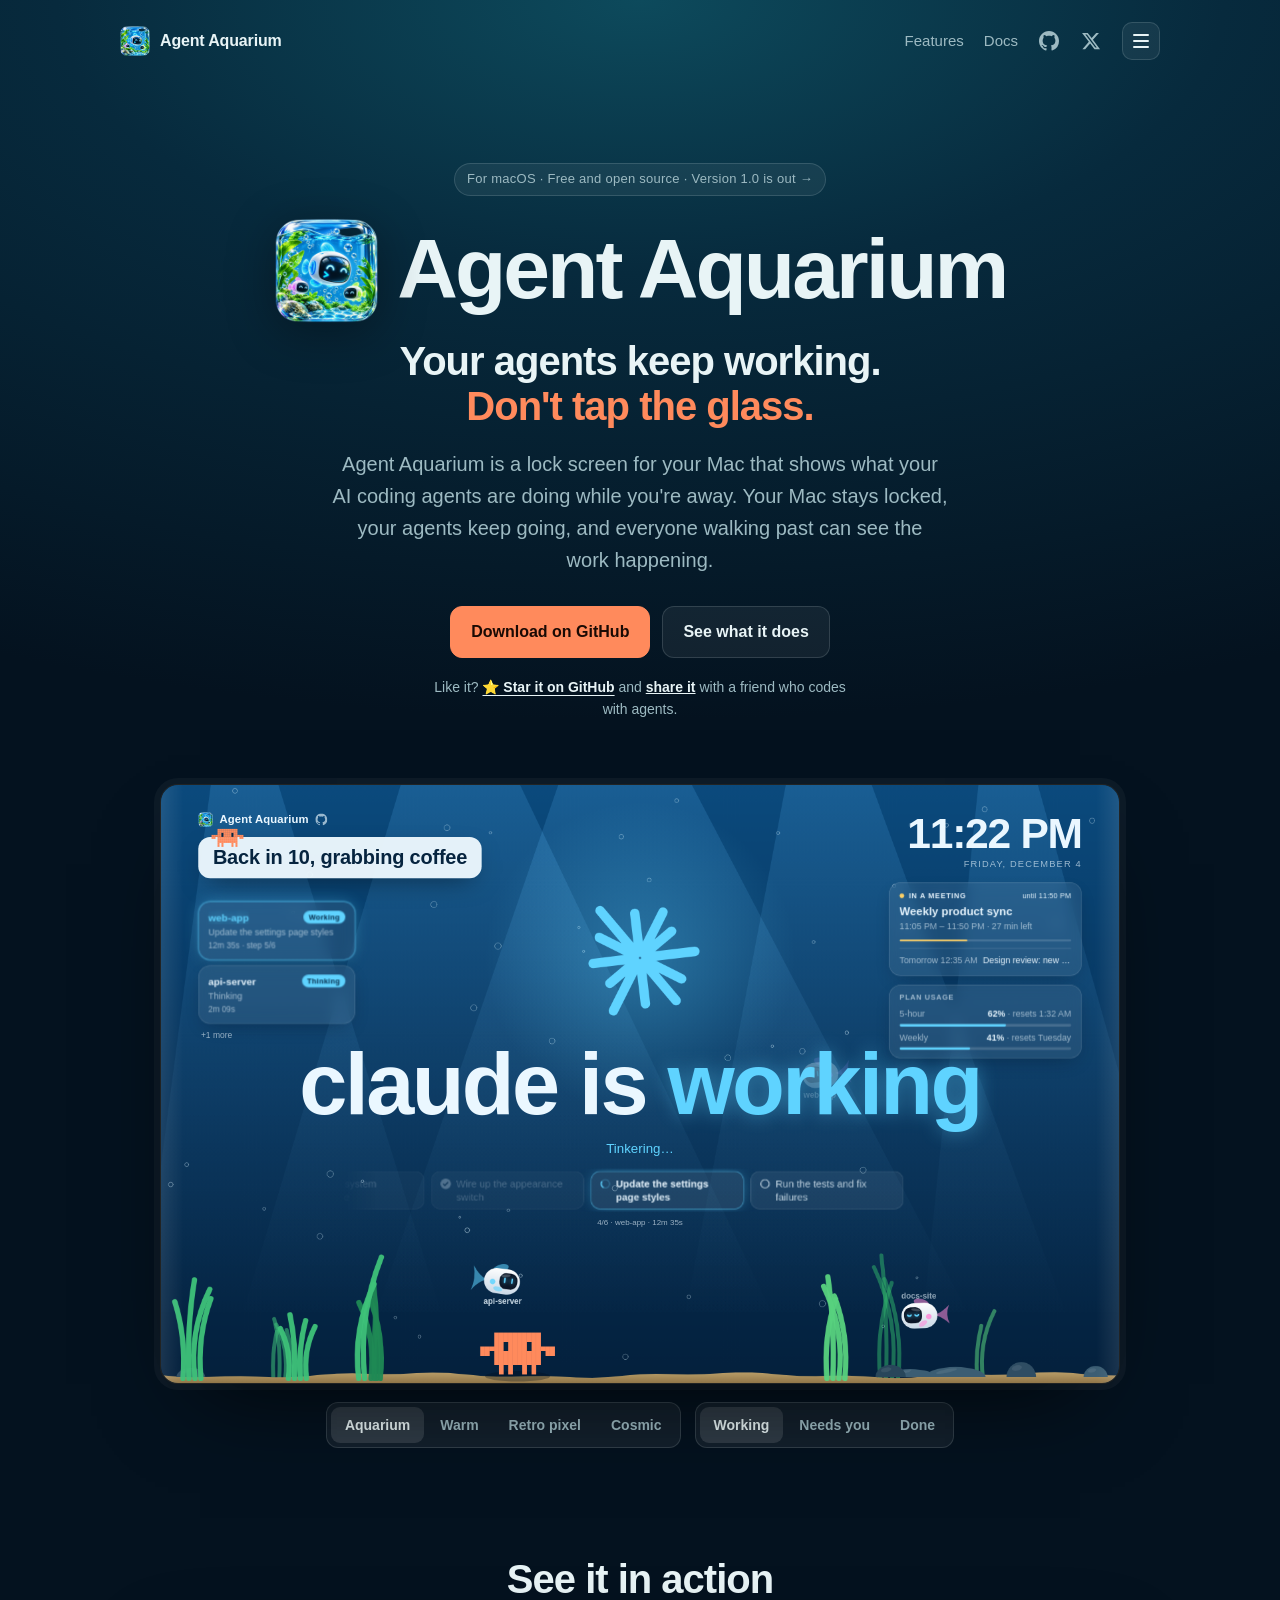
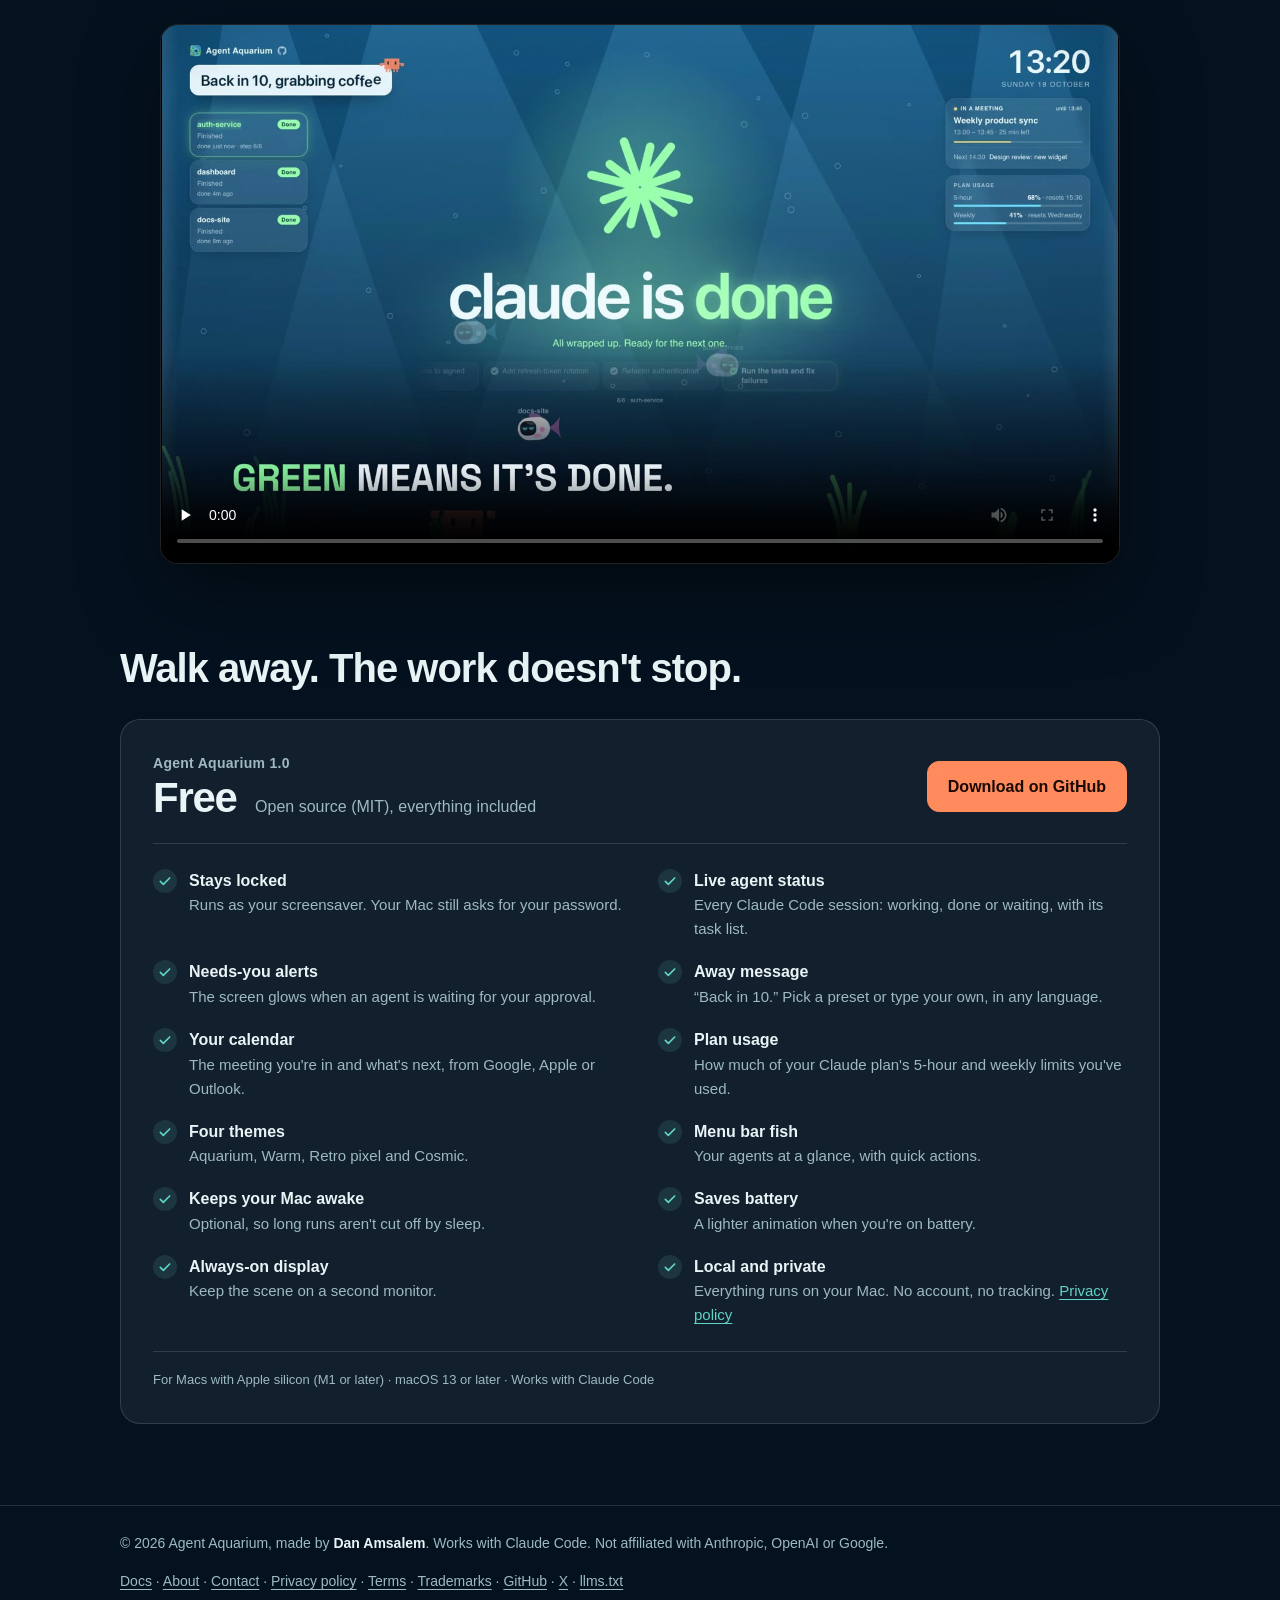
<file: index.html>
<!doctype html>
<html lang="en">
<head>
<meta charset="utf-8">
<meta name="viewport" content="width=device-width, initial-scale=1">
<title>Agent Aquarium: a lock screen for your AI agents</title>
<meta name="description" content="Agent Aquarium is a Mac lock screen that shows what your AI coding agents are doing while you're away. Your Mac stays locked. Your agents keep working.">
<link rel="canonical" href="https://agentaquarium.danamsalem.com/">
<meta property="og:type" content="website">
<meta property="og:site_name" content="Agent Aquarium">
<meta property="og:title" content="Agent Aquarium: a lock screen for your AI agents">
<meta property="og:description" content="Agent Aquarium is a Mac lock screen that shows what your AI coding agents are doing while you're away. Your Mac stays locked. Your agents keep working.">
<meta property="og:url" content="https://agentaquarium.danamsalem.com/">
<meta property="og:image" content="https://agentaquarium.danamsalem.com/og-image.png">
<meta property="og:image:width" content="1200">
<meta property="og:image:height" content="630">
<meta property="og:image:alt" content="The Agent Aquarium lock screen: &quot;claude is working&quot; over an aquarium, with session cards, a meeting and plan usage">
<meta name="twitter:card" content="summary_large_image">
<meta name="twitter:creator" content="@dannamsalem">
<meta name="twitter:title" content="Agent Aquarium: a lock screen for your AI agents">
<meta name="twitter:description" content="Agent Aquarium is a Mac lock screen that shows what your AI coding agents are doing while you're away. Your Mac stays locked. Your agents keep working.">
<meta name="twitter:image" content="https://agentaquarium.danamsalem.com/og-image.png">
<meta name="color-scheme" content="dark">
<meta name="theme-color" content="#04121f">
<link rel="icon" href="/favicon.png" type="image/png">
<link rel="apple-touch-icon" href="/apple-touch-icon.png">
<link rel="stylesheet" href="style.css">
</head>
<body>
<div class="bubbles" aria-hidden="true" id="bubbles"></div>

<header class="wrap nav">
  <a class="logo" href="/" aria-label="Agent Aquarium home">
    <img src="/logo.png" alt="" width="30" height="30">
    Agent Aquarium
  </a>
  <nav><a class="hide-sm" href="#features">Features</a><a class="hide-sm" href="/docs">Docs</a><a class="gh" href="https://github.com/danamsalem/agent-aquarium" aria-label="Agent Aquarium on GitHub"><svg viewBox="0 0 16 16" aria-hidden="true"><path fill="currentColor" d="M8 0C3.58 0 0 3.58 0 8c0 3.54 2.29 6.53 5.47 7.59.4.07.55-.17.55-.38 0-.19-.01-.82-.01-1.49-2.01.37-2.53-.49-2.69-.94-.09-.23-.48-.94-.82-1.13-.28-.15-.68-.52-.01-.53.63-.01 1.08.58 1.23.82.72 1.21 1.87.87 2.33.66.07-.52.28-.87.51-1.07-1.78-.2-3.64-.89-3.64-3.95 0-.87.31-1.59.82-2.15-.08-.2-.36-1.02.08-2.12 0 0 .67-.21 2.2.82.64-.18 1.32-.27 2-.27.68 0 1.36.09 2 .27 1.53-1.04 2.2-.82 2.2-.82.44 1.1.16 1.92.08 2.12.51.56.82 1.27.82 2.15 0 3.07-1.87 3.75-3.65 3.95.29.25.54.73.54 1.48 0 1.07-.01 1.93-.01 2.2 0 .21.15.46.55.38A8.013 8.013 0 0016 8c0-4.42-3.58-8-8-8z"/></svg></a><a class="gh" href="https://x.com/dannamsalem" aria-label="Dan Amsalem on X"><svg viewBox="0 0 24 24" aria-hidden="true"><path fill="currentColor" d="M18.244 2.25h3.308l-7.227 8.26 8.502 11.24H16.17l-5.214-6.817L4.99 21.75H1.68l7.73-8.835L1.254 2.25H8.08l4.713 6.231zm-1.161 17.52h1.833L7.084 4.126H5.117z"/></svg></a>
    <details class="menu">
      <summary aria-label="Menu"><span></span><span></span><span></span></summary>
      <div class="menu-panel"><a href="/" aria-current="page">Home</a><a href="/#features">Features</a><a href="/docs">Docs</a><a href="/about">About</a><a href="/contact">Contact</a><a href="/privacy">Privacy policy</a><a href="/terms">Terms</a><a href="/trademarks">Trademarks</a><a href="https://github.com/danamsalem/agent-aquarium">GitHub</a><a href="https://x.com/dannamsalem">X</a></div>
    </details>
  </nav>
</header>

<main>
  <section class="wrap hero">
    <a class="badge" href="https://github.com/danamsalem/agent-aquarium">For macOS · Free and open source · Version 1.0 is out →</a>
    <h1><img src="/logo-large.png" alt="" width="120" height="120">Agent Aquarium</h1>
    <h2 class="tagline">Your agents keep working. <em>Don't tap the glass.</em></h2>
    <p>Agent Aquarium is a lock screen for your Mac that shows what your AI coding agents are doing while you're away. Your Mac stays locked, your agents keep going, and everyone walking past can see the work happening.</p>
    <div class="cta">
      <a class="btn primary" href="https://github.com/danamsalem/agent-aquarium/releases/latest" data-goatcounter-click="download-home-top">Download on GitHub</a>
      <a class="btn" href="#features">See what it does</a>
    </div>
    <p class="ask">Like it? <a href="https://github.com/danamsalem/agent-aquarium">⭐ Star it on GitHub</a> and <button type="button" class="link" id="share">share it</button> with a friend who codes with agents.</p>

    <figure class="tank">
      <div class="screen" id="screen">
        <div class="stage" id="stage">
          <iframe id="live" src="/demo/?display&amp;demo=working&amp;theme=aquarium&amp;text=Back%20in%2010,%20grabbing%20coffee" title="The Agent Aquarium lock screen, running live" tabindex="-1" loading="lazy"></iframe>
          <div class="mac-lock" id="macLock" aria-hidden="true">
            <div class="mac-clock"><div class="mac-date" id="macDate"></div><div class="mac-time" id="macTime"></div></div>
            <div class="mac-login">
              <div class="mac-pfp"><svg viewBox="0 0 64 64"><circle cx="32" cy="25" r="11"/><path d="M12 54c2-11 10-17 20-17s18 6 20 17"/></svg></div>
              <div class="mac-name">Dan Amsalem</div>
              <div class="mac-field">Enter Password</div>
              <div class="mac-hint">Touch ID or Enter Password</div>
            </div>
          </div>
        </div>
      </div>
      <figcaption>
        <div class="seg" id="themes" aria-label="Theme">
          <button data-theme="aquarium" aria-pressed="true">Aquarium</button><button data-theme="warm" aria-pressed="false">Warm</button><button data-theme="pixel" aria-pressed="false">Retro pixel</button><button data-theme="cosmic" aria-pressed="false">Cosmic</button></div>
        <div class="seg" id="states" aria-label="Agent state">
          <button data-demo="working" aria-pressed="true">Working</button><button data-demo="waiting" aria-pressed="false">Needs you</button><button data-demo="done" aria-pressed="false">Done</button>
        </div>
      </figcaption>
    </figure>
  </section>

  <section class="wrap watch" id="watch">
    <h2>See it in action</h2>
    <div class="player">
      <video id="video" controls playsinline preload="none" poster="/media/demo.jpg" src="/media/demo.mp4" aria-label="Agent Aquarium: the demo (0:49)"></video>
    </div>
  </section>

  <section class="wrap features" id="features">
    <h2>Walk away. The work doesn't stop.</h2>
    <div class="plan">
      <div class="plan-head">
        <div>
          <div class="plan-name">Agent Aquarium 1.0</div>
          <div class="plan-price">Free <span>Open source (MIT), everything included</span></div>
        </div>
        <a class="btn primary" href="https://github.com/danamsalem/agent-aquarium/releases/latest" data-goatcounter-click="download-home-bottom">Download on GitHub</a>
      </div>
      <ul class="plan-list">
        <li><svg class="check" viewBox="0 0 24 24" aria-hidden="true"><path fill="none" stroke="currentColor" stroke-linecap="round" stroke-linejoin="round" stroke-width="2.5" d="m5 12.5 4.5 4.5L19 7.5"/></svg><div><b>Stays locked</b><span>Runs as your screensaver. Your Mac still asks for your password.</span></div></li>
        <li><svg class="check" viewBox="0 0 24 24" aria-hidden="true"><path fill="none" stroke="currentColor" stroke-linecap="round" stroke-linejoin="round" stroke-width="2.5" d="m5 12.5 4.5 4.5L19 7.5"/></svg><div><b>Live agent status</b><span>Every Claude Code session: working, done or waiting, with its task list.</span></div></li>
        <li><svg class="check" viewBox="0 0 24 24" aria-hidden="true"><path fill="none" stroke="currentColor" stroke-linecap="round" stroke-linejoin="round" stroke-width="2.5" d="m5 12.5 4.5 4.5L19 7.5"/></svg><div><b>Needs-you alerts</b><span>The screen glows when an agent is waiting for your approval.</span></div></li>
        <li><svg class="check" viewBox="0 0 24 24" aria-hidden="true"><path fill="none" stroke="currentColor" stroke-linecap="round" stroke-linejoin="round" stroke-width="2.5" d="m5 12.5 4.5 4.5L19 7.5"/></svg><div><b>Away message</b><span>“Back in 10.” Pick a preset or type your own, in any language.</span></div></li>
        <li><svg class="check" viewBox="0 0 24 24" aria-hidden="true"><path fill="none" stroke="currentColor" stroke-linecap="round" stroke-linejoin="round" stroke-width="2.5" d="m5 12.5 4.5 4.5L19 7.5"/></svg><div><b>Your calendar</b><span>The meeting you're in and what's next, from Google, Apple or Outlook.</span></div></li>
        <li><svg class="check" viewBox="0 0 24 24" aria-hidden="true"><path fill="none" stroke="currentColor" stroke-linecap="round" stroke-linejoin="round" stroke-width="2.5" d="m5 12.5 4.5 4.5L19 7.5"/></svg><div><b>Plan usage</b><span>How much of your Claude plan's 5-hour and weekly limits you've used.</span></div></li>
        <li><svg class="check" viewBox="0 0 24 24" aria-hidden="true"><path fill="none" stroke="currentColor" stroke-linecap="round" stroke-linejoin="round" stroke-width="2.5" d="m5 12.5 4.5 4.5L19 7.5"/></svg><div><b>Four themes</b><span>Aquarium, Warm, Retro pixel and Cosmic.</span></div></li>
        <li><svg class="check" viewBox="0 0 24 24" aria-hidden="true"><path fill="none" stroke="currentColor" stroke-linecap="round" stroke-linejoin="round" stroke-width="2.5" d="m5 12.5 4.5 4.5L19 7.5"/></svg><div><b>Menu bar fish</b><span>Your agents at a glance, with quick actions.</span></div></li>
        <li><svg class="check" viewBox="0 0 24 24" aria-hidden="true"><path fill="none" stroke="currentColor" stroke-linecap="round" stroke-linejoin="round" stroke-width="2.5" d="m5 12.5 4.5 4.5L19 7.5"/></svg><div><b>Keeps your Mac awake</b><span>Optional, so long runs aren't cut off by sleep.</span></div></li>
        <li><svg class="check" viewBox="0 0 24 24" aria-hidden="true"><path fill="none" stroke="currentColor" stroke-linecap="round" stroke-linejoin="round" stroke-width="2.5" d="m5 12.5 4.5 4.5L19 7.5"/></svg><div><b>Saves battery</b><span>A lighter animation when you're on battery.</span></div></li>
        <li><svg class="check" viewBox="0 0 24 24" aria-hidden="true"><path fill="none" stroke="currentColor" stroke-linecap="round" stroke-linejoin="round" stroke-width="2.5" d="m5 12.5 4.5 4.5L19 7.5"/></svg><div><b>Always-on display</b><span>Keep the scene on a second monitor.</span></div></li>
        <li><svg class="check" viewBox="0 0 24 24" aria-hidden="true"><path fill="none" stroke="currentColor" stroke-linecap="round" stroke-linejoin="round" stroke-width="2.5" d="m5 12.5 4.5 4.5L19 7.5"/></svg><div><b>Local and private</b><span>Everything runs on your Mac. No account, no tracking. <a href="/privacy">Privacy policy</a></span></div></li>
      </ul>
      <p class="plan-foot">For Macs with Apple silicon (M1 or later) · macOS 13 or later · Works with Claude Code</p>
    </div>
  </section>
</main>

<footer>
  <div class="wrap">
    <span>© 2026 Agent Aquarium, made by <a class="credit" href="https://github.com/danamsalem">Dan Amsalem</a>. Works with Claude Code. Not affiliated with Anthropic, OpenAI or Google.</span>
    <span><a href="/docs">Docs</a> · <a href="/about">About</a> · <a href="/contact">Contact</a> · <a href="/privacy">Privacy policy</a> · <a href="/terms">Terms</a> · <a href="/trademarks">Trademarks</a> · <a href="https://github.com/danamsalem/agent-aquarium">GitHub</a> · <a href="https://x.com/dannamsalem">X</a> · <a href="/llms.txt">llms.txt</a></span>
  </div>
</footer>

<script>
  // The demo is the real lock screen page (built by site-demo.js), drawn at a Mac screen's size and scaled to fit.
  const live = document.getElementById("live"), tankScreen = document.getElementById("screen"), stage = document.getElementById("stage");
  const SCREEN_W = 1440;
  new ResizeObserver(() => stage.style.transform = `scale(${tankScreen.clientWidth / SCREEN_W})`).observe(tankScreen);

  // Pointing at the screen is like touching a locked Mac: macOS draws its clock, your picture and the
  // password field over the screensaver, and hides them 29.4 s after the last input. The page reacts the
  // way it does in the app (setSystemLockUI): its clock makes room, the calendar slides up, the crab sneaks.
  const LOCK_UI_TIMEOUT = 29400, macLock = document.getElementById("macLock");
  let lastInput = 0, pointerIn = false, lockShown = false;
  function setLockUI(on) {
    if (on === lockShown) return;
    lockShown = on;
    macLock.classList.toggle("on", on);
    live.contentWindow?.setSystemLockUI?.(on);
  }
  const touched = () => { lastInput = Date.now(); setLockUI(true); };
  tankScreen.addEventListener("pointerenter", (e) => { pointerIn = e.pointerType === "mouse"; touched(); });
  tankScreen.addEventListener("pointermove", touched);
  tankScreen.addEventListener("pointerdown", touched);
  tankScreen.addEventListener("pointerleave", (e) => { pointerIn = false; if (e.pointerType === "mouse") setLockUI(false); });
  setInterval(() => { if (lockShown && Date.now() - lastInput >= LOCK_UI_TIMEOUT) setLockUI(false); }, 100);
  live.addEventListener("load", () => { lockShown = false; if (pointerIn) touched(); });
  // macOS's lock-screen clock: date above, hours and minutes without AM/PM.
  function tickMacClock() {
    const now = new Date();
    document.getElementById("macDate").textContent = now.toLocaleDateString([], { weekday: "long", month: "long", day: "numeric" });
    document.getElementById("macTime").textContent = new Intl.DateTimeFormat([], { hour: "numeric", minute: "2-digit" })
      .formatToParts(now).filter((x) => x.type !== "dayPeriod").map((x) => x.value).join("").trim();
  }
  tickMacClock();
  setInterval(tickMacClock, 1000);
  function pick(group, attr, call) {
    group.addEventListener("click", (e) => {
      const b = e.target.closest("button");
      if (!b) return;
      group.querySelectorAll("button").forEach((x) => x.setAttribute("aria-pressed", String(x === b)));
      const w = live.contentWindow, v = b.dataset[attr];
      if (w && typeof w[call] === "function") w[call](v, false);
      else { const u = new URL(live.src); u.searchParams.set(attr, v); live.src = u.href; }
    });
  }
  pick(document.getElementById("themes"), "theme", "setTheme");
  // Share: the system share sheet where there is one (phones, Safari), otherwise copy the link.
  const share = document.getElementById("share");
  share.addEventListener("click", async () => {
    const data = { title: "Agent Aquarium", text: "A Mac lock screen that shows what your AI coding agents are doing while you're away.", url: "https://agentaquarium.danamsalem.com" };
    try {
      if (navigator.share) return await navigator.share(data);
      await navigator.clipboard.writeText(data.url);
      share.textContent = "link copied";
      setTimeout(() => (share.textContent = "share it"), 2000);
    } catch {}
  });
  pick(document.getElementById("states"), "demo", "setDemo");

  // A few slow bubbles; skipped when the visitor prefers reduced motion (the CSS hides them too).
  if (!matchMedia("(prefers-reduced-motion: reduce)").matches) {
    const box = document.getElementById("bubbles");
    for (let i = 0; i < 18; i++) {
      const b = document.createElement("i"), s = 6 + Math.random() * 18;
      b.style.cssText = `left:${Math.random() * 100}%;width:${s}px;height:${s}px;animation-duration:${14 + Math.random() * 16}s;animation-delay:${-Math.random() * 30}s;--drift:${(Math.random() - .5) * 80}px`;
      box.append(b);
    }
  }
</script>
<script src="/menu.js" defer></script>
<script data-goatcounter="https://agentaquarium.goatcounter.com/count" async src="https://gc.zgo.at/count.js"></script>
</body>
</html>
</file>
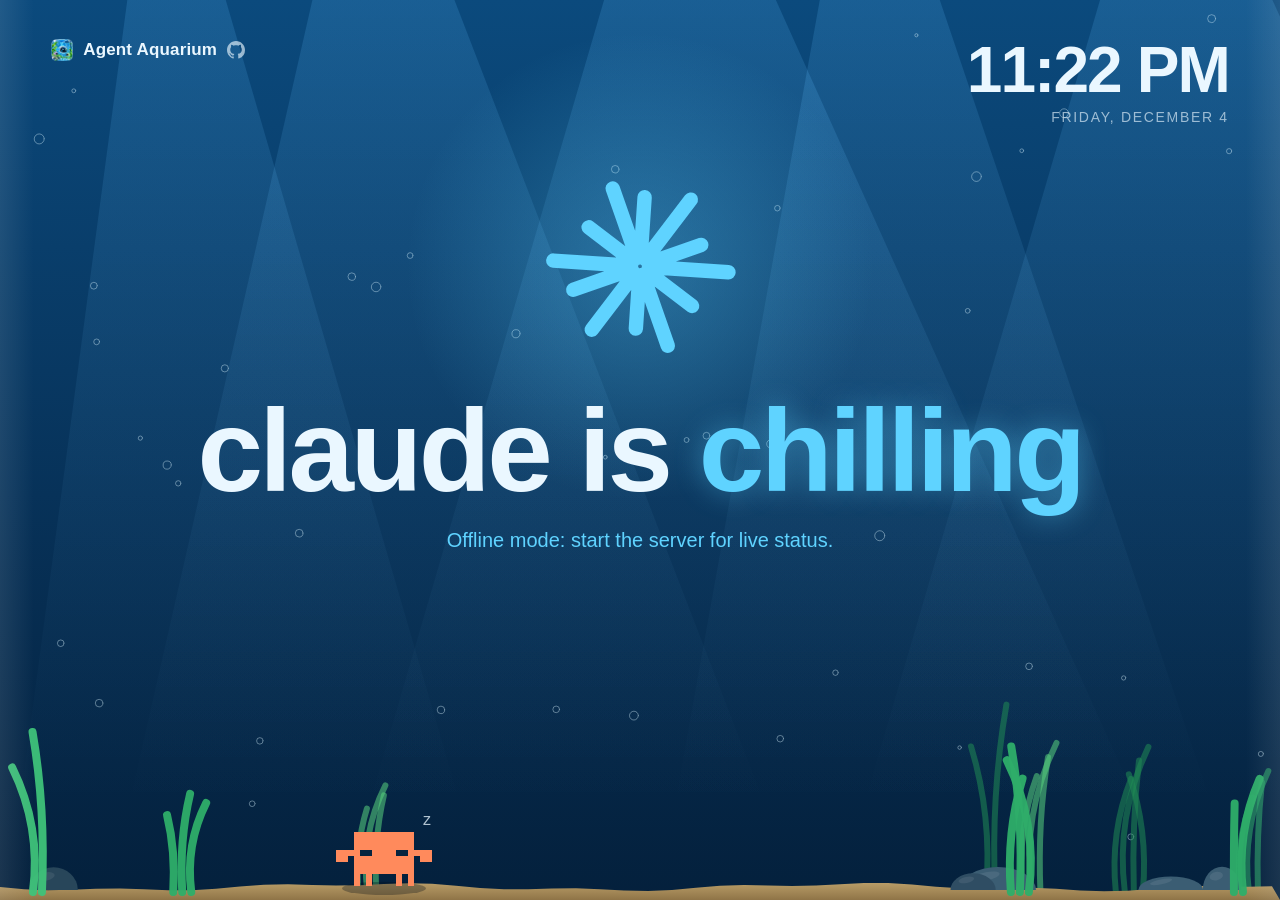
<file: demo/index.html>
<!doctype html>
<html lang="en" data-theme="aquarium" class="fonts-wait">
<head>
<meta charset="utf-8">
<meta name="viewport" content="width=device-width, initial-scale=1">
<title>Agent Aquarium demo</title>
<meta name="robots" content="noindex">
<link rel="preconnect" href="https://fonts.googleapis.com">
<link rel="preconnect" href="https://fonts.gstatic.com" crossorigin>
<link href="https://fonts.googleapis.com/css2?family=Press+Start+2P&family=Space+Grotesk:wght@400;500;700&family=VT323&display=swap" rel="stylesheet">
<style>
/* ---------- theme tokens ---------- */
:root[data-theme="warm"] {
  --bg: #1f1e1d; --fg: #f0eee6; --muted: rgba(240,238,230,.56);
  --accent-base: #d97757; --warn: #f2b350; --ok: #a8c9a0;
  --card: rgba(255,255,255,.045); --card-border: rgba(240,238,230,.1); --card-shadow: none;
  --head-font: -apple-system, BlinkMacSystemFont, "SF Pro Display", sans-serif; --body-font: ui-sans-serif, -apple-system, sans-serif;
  --h-size: clamp(44px, 9.8vw, 142px); --h-weight: 400; --h-track: -0.025em; --em-style: italic;
  --radius: 14px; --body-size: 15px;
}
:root[data-theme="pixel"] {
  --bg: #0d0c0b; --fg: #f3e9dc; --muted: #8a8378;
  --accent-base: #ff7a4d; --warn: #ffd23f; --ok: #63f5a0;
  --card: rgba(255,122,77,.06); --card-border: rgba(255,122,77,.35); --card-shadow: none;
  --head-font: "Press Start 2P", ui-monospace, monospace; --body-font: "VT323", ui-monospace, monospace;
  --h-size: clamp(22px, 5.2vw, 70px); --h-weight: 400; --h-track: 0; --em-style: normal;
  --radius: 0; --body-size: 22px;
}
:root[data-theme="cosmic"] {
  --bg: #090718; --fg: #f4f1ff; --muted: rgba(244,241,255,.6);
  --accent-base: #ff9a76; --warn: #ffcf5c; --ok: #7ee0c3;
  --card: rgba(255,255,255,.06); --card-border: rgba(255,255,255,.13); --card-shadow: 0 10px 40px -12px rgba(0,0,0,.5);
  --head-font: "Space Grotesk", ui-sans-serif, sans-serif; --body-font: "Space Grotesk", ui-sans-serif, sans-serif;
  --h-size: clamp(42px, 9vw, 126px); --h-weight: 700; --h-track: -0.035em; --em-style: normal;
  --radius: 18px; --body-size: 15px;
}
:root[data-theme="aquarium"] {
  --bg: #062a4a; --fg: #eaf7ff; --muted: rgba(234,247,255,.64);
  --accent-base: #5fd3ff; --warn: #ffd166; --ok: #8ef0a8;
  --card: rgba(255,255,255,.08); --card-border: rgba(255,255,255,.16); --card-shadow: 0 10px 30px -12px rgba(0,20,40,.45);
  --head-font: ui-rounded, "SF Pro Rounded", -apple-system, BlinkMacSystemFont, sans-serif; --body-font: ui-rounded, "SF Pro Rounded", -apple-system, sans-serif;
  --h-size: clamp(42px, 9.2vw, 130px); --h-weight: 600; --h-track: -0.03em; --em-style: normal;
  --radius: 18px; --body-size: 15px;
}
body { --accent: var(--accent-base); }
body[data-state="waiting"] { --accent: var(--warn); }
body[data-state="done"] { --accent: var(--ok); }

/* ---------- base ---------- */
* { box-sizing: border-box; margin: 0; padding: 0; }
html, body { height: 100%; overflow: hidden; }
body {
  background: var(--bg); color: var(--fg);
  font: var(--body-size)/1.4 var(--body-font);
  -webkit-font-smoothing: antialiased; user-select: none;
}
body.hide-cursor, body.hide-cursor * { cursor: none !important; }
canvas#bg { position: fixed; inset: 0; width: 100%; height: 100%; display: block; }
/* Cosmic's slow sky: a quarter-res layer the compositor stretches, so it isn't redrawn every frame. */
canvas#sky { position: fixed; inset: 0; width: 100%; height: 100%; display: none; }
:root[data-theme="cosmic"] canvas#sky { display: block; }

/* Text waits for the theme's web fonts (see boot), so the layout, and which session cards fit, doesn't jump. */
:root.fonts-wait #ui { opacity: 0; }
#ui {
  transition: opacity .25s ease;
  position: fixed; inset: 0; z-index: 1; display: grid; grid-template-rows: auto 1fr;
  padding: clamp(16px, 3vw, 40px) clamp(16px, 4vw, 56px);
  padding-bottom: var(--lane); /* the crab's walking lane */
  pointer-events: none;
}
:root { --side: clamp(16px, 4vw, 56px); --lane: clamp(84px, 11vh, 108px); }
:root[data-theme="cosmic"] { --lane: clamp(16px, 3vw, 40px); }
header { display: flex; justify-content: space-between; align-items: flex-start; gap: 16px; }
.brand { display: flex; align-items: center; gap: 10px; font-weight: 600; font-size: 17px; letter-spacing: .01em; }
.brand svg, .brand .mark { width: 22px; height: 22px; }
.brand .x { color: var(--muted); font-weight: 400; }
.brand .gh { width: 18px; height: 18px; color: var(--muted); flex: none; } /* "find it on GitHub" */
.clock { text-align: right; }
.clock .time {
  font: var(--h-weight) clamp(28px, 5vw, 64px)/1 var(--head-font);
  font-variant-numeric: tabular-nums; letter-spacing: var(--h-track);
}
.clock .date { margin-top: 6px; color: var(--muted); font-size: clamp(11px, 1.1vw, 14px); letter-spacing: .12em; text-transform: uppercase; }
.head-right { display: flex; flex-direction: column; align-items: flex-end; gap: clamp(12px, 1.8vh, 18px); flex: none; }

/* ---------- calendar card ---------- */
#cal {
  width: clamp(220px, 21vw, 290px); padding: 12px 15px 13px; border-radius: var(--radius); text-align: left;
  background: var(--card); border: 1px solid var(--card-border); box-shadow: var(--card-shadow);
  backdrop-filter: blur(10px); -webkit-backdrop-filter: blur(10px);
}
#cal:empty { display: none; }
#cal .k { display: flex; align-items: center; gap: 7px; color: var(--muted); font-size: 11px; font-weight: 600; letter-spacing: .09em; text-transform: uppercase; }
#cal .k .when { margin-left: auto; letter-spacing: .02em; text-transform: none; font-weight: 500; font-variant-numeric: tabular-nums; }
#cal .k .cdot { width: 7px; height: 7px; border-radius: 50%; background: var(--muted); flex: none; }
#cal.busy .k { color: var(--fg); }
#cal.busy .k .cdot { background: var(--warn); animation: pulse 2.4s ease-in-out infinite; }
#cal.soon .k .cdot { background: var(--accent-base); }
#cal.soon .k .when { color: var(--accent-base); font-weight: 600; }
#cal .ttl { margin-top: 5px; font-weight: 600; font-size: clamp(14px, 1.25vw, 17px); line-height: 1.3; display: -webkit-box; -webkit-line-clamp: 2; -webkit-box-orient: vertical; overflow: hidden; overflow-wrap: anywhere; }
#cal .sub { margin-top: 3px; color: var(--muted); font-size: .88em; font-variant-numeric: tabular-nums; }
#cal .bar { margin-top: 9px; height: 3px; border-radius: 3px; background: var(--card-border); overflow: hidden; }
#cal .bar i { display: block; height: 100%; background: var(--warn); border-radius: inherit; }
#cal .nx { margin-top: 10px; padding-top: 9px; border-top: 1px solid var(--card-border); display: flex; gap: 8px; color: var(--muted); font-size: .88em; }
#cal .nx b { color: var(--fg); font-weight: 500; overflow: hidden; text-overflow: ellipsis; white-space: nowrap; min-width: 0; }
#cal .nx span { flex: none; font-variant-numeric: tabular-nums; }
#cal.quiet { padding: 9px 14px; }
:root[data-theme="pixel"] #cal, :root[data-theme="pixel"] #cal .bar { border-radius: 0; }
:root[data-theme="pixel"] #cal .k { font: 8px/1.6 "Press Start 2P", monospace; }
:root[data-theme="pixel"] #cal .k .when { font: 18px/1 "VT323", monospace; }
:root[data-theme="pixel"] #cal .ttl { font-size: 22px; font-weight: 400; }
:root[data-theme="pixel"] #cal .cdot { border-radius: 0; }

/* ---------- plan usage card (Claude's 5-hour and weekly limits, from the status line) ---------- */
/* Under the clock, out of the header's flow (like #sessions on the left), so the header's height, and
   with it the centered headline and task list, doesn't change with how many cards there are. */
.head-right { position: relative; }
#cards {
  position: absolute; right: 0; top: calc(100% + clamp(12px, 1.8vh, 18px));
  display: flex; flex-direction: column; align-items: flex-end; gap: clamp(10px, 1.4vh, 14px);
}

#usage {
  width: clamp(220px, 21vw, 290px); padding: 11px 15px 12px; border-radius: var(--radius); text-align: left;
  background: var(--card); border: 1px solid var(--card-border); box-shadow: var(--card-shadow);
  backdrop-filter: blur(10px); -webkit-backdrop-filter: blur(10px);
}
#usage:empty { display: none; }
#usage .k { display: flex; align-items: center; gap: 7px; color: var(--muted); font-size: 11px; font-weight: 600; letter-spacing: .09em; text-transform: uppercase; }
#usage .k .when { margin-left: auto; letter-spacing: .02em; text-transform: none; font-weight: 500; }
#usage .row { margin-top: 8px; }
#usage .l { display: flex; justify-content: space-between; gap: 10px; color: var(--muted); font-size: .88em; font-variant-numeric: tabular-nums; white-space: nowrap; }
#usage .l b { color: var(--fg); font-weight: 600; }
#usage .bar { margin-top: 5px; height: 4px; border-radius: 3px; background: var(--card-border); overflow: hidden; }
#usage .bar i { display: block; height: 100%; background: var(--accent-base); border-radius: inherit; }
#usage .row.high .bar i { background: var(--warn); }
#usage .row.high .l b { color: var(--warn); }
:root[data-theme="pixel"] #usage, :root[data-theme="pixel"] #usage .bar { border-radius: 0; }
:root[data-theme="pixel"] #usage .k { font: 8px/1.6 "Press Start 2P", monospace; }
:root[data-theme="pixel"] #usage .k .when { font: 16px/1 "VT323", monospace; }
:root[data-theme="pixel"] #usage .l { font-size: 18px; }

/* The headline sits in the middle row, so it's what's centered: the starburst above it, the rest below.
   centerHeadline() then puts that middle on the screen's center line (the header and the crab's lane differ). */
main {
  display: grid; grid-template-rows: minmax(0, 1fr) auto minmax(0, 1fr); justify-items: center;
  text-align: center; row-gap: clamp(8px, 1.6vh, 18px); min-height: 0;
}
#heroSlot { align-self: end; }
main .below { align-self: start; display: flex; flex-direction: column; align-items: center; gap: clamp(8px, 1.6vh, 18px); }
#heroSlot { width: clamp(96px, 20vmin, 230px); aspect-ratio: 1; flex: none; margin-bottom: clamp(4px, 2vh, 24px); }
h1 {
  font-family: var(--head-font); font-weight: var(--h-weight); font-size: var(--h-size);
  line-height: 1.04; letter-spacing: var(--h-track); text-wrap: balance;
}
h1 em { color: var(--accent); font-style: var(--em-style); transition: color .6s ease; }
#tagline { color: var(--accent); font-size: clamp(14px, 1.6vw, 20px); min-height: 1.5em; transition: color .6s ease; }
#tagline .fade { display: inline-block; }
#spin { display: none; }
/* ---------- message strip ---------- */
.head-left { display: flex; flex-direction: column; align-items: flex-start; gap: clamp(10px, 1.6vh, 16px); min-width: 0; }
#note {
  max-width: min(62vw, 760px);
  display: flex; align-items: center; padding: 12px 22px;
  border-radius: var(--radius); background: var(--note-bg); color: var(--note-fg);
  box-shadow: 0 14px 40px -16px rgba(0,0,0,.55); border: var(--note-border, 0);
}
#note[hidden] { display: none; }
#msg { position: relative; font: var(--note-weight, 500) clamp(18px, 2.2vw, 30px)/1.25 var(--head-font); letter-spacing: -0.01em; }
#msg .word { display: inline-block; white-space: nowrap; }
#msg .ch { display: inline-block; transform-origin: 50% 100%; text-align: center; }
canvas#fx { position: fixed; inset: 0; width: 100%; height: 100%; z-index: 2; pointer-events: none; }
:root[data-theme="warm"] { --note-bg: #f0eee6; --note-fg: #1f1e1d; --note-weight: 400; }
:root[data-theme="pixel"] { --note-bg: #1a1310; --note-fg: #ffd9c4; --note-border: 2px solid #ff7a4d; --note-weight: 400; }
:root[data-theme="pixel"] #msg { font-size: clamp(14px, 1.8vw, 24px); line-height: 1.6; }
:root[data-theme="cosmic"] { --note-bg: rgba(255,255,255,.93); --note-fg: #140c30; --note-weight: 600; }
:root[data-theme="aquarium"] { --note-bg: rgba(240,250,255,.95); --note-fg: #06243f; --note-weight: 600; }
:root[data-theme="aquarium"] h1 em { text-shadow: 0 0 28px color-mix(in srgb, var(--accent) 45%, transparent); }
#nowline {
  display: inline-flex; align-items: center; gap: .65em; max-width: min(92vw, 760px);
  padding: .6em 1.1em; border-radius: 999px;
  background: var(--card); border: 1px solid var(--card-border); box-shadow: var(--card-shadow);
  backdrop-filter: blur(10px); -webkit-backdrop-filter: blur(10px);
  font-size: clamp(13px, 1.3vw, 16px); white-space: nowrap;
}
#nowline:empty { display: none; }
#nowline .txt { overflow: hidden; text-overflow: ellipsis; }
#nowline .sep { color: var(--muted); }
#nowline .t { color: var(--muted); font-variant-numeric: tabular-nums; }
.dot { width: .62em; height: .62em; border-radius: 50%; background: var(--accent); flex: none; }
body[data-state="working"] .dot, body[data-state="waiting"] .dot { animation: pulse 1.4s ease-in-out infinite; }
@keyframes pulse { 50% { box-shadow: 0 0 0 .45em color-mix(in srgb, var(--accent) 0%, transparent); transform: scale(.85); } 0%, 100% { box-shadow: 0 0 0 0 color-mix(in srgb, var(--accent) 55%, transparent); } }

/* The agent's task list as a carousel of little cards under the headline: the current task lit, the next ones
   fully readable after it, finished ones dimmed before it, and the row slides along as the agent moves to the
   next task (stepCarousel). */
#plan { width: min(92vw, 900px); }
#plan:empty { display: none; }
#plan .rail {
  overflow: hidden; padding: 4px 0;
  -webkit-mask-image: linear-gradient(90deg, transparent, #000 6%, #000 94%, transparent); mask-image: linear-gradient(90deg, transparent, #000 6%, #000 94%, transparent);
}
#plan .track { display: flex; align-items: stretch; gap: 10px; width: max-content; will-change: transform; }
#plan .tc {
  display: flex; align-items: flex-start; gap: 8px; width: clamp(170px, 16vw, 230px); padding: 8px 13px; text-align: left;
  border-radius: calc(var(--radius) * .75); background: var(--card); border: 1px solid var(--card-border);
  font-size: clamp(12px, 1.15vw, 15px); line-height: 1.3; color: var(--muted);
  transition: opacity .5s ease, transform .5s ease, border-color .5s ease;
}
#plan .tc .tx { display: -webkit-box; -webkit-line-clamp: 2; -webkit-box-orient: vertical; overflow: hidden; overflow-wrap: anywhere; } /* two lines, so a step's name reads in full */
#plan .tc .ic { margin-top: .12em; }
#plan .tc.pending { color: var(--fg); opacity: .82; }
#plan .tc.completed { opacity: .42; }
#plan .tc.completed .ic { color: var(--fg); opacity: .7; }
#plan .tc.now { color: var(--fg); font-weight: 600; border-color: color-mix(in srgb, var(--accent) 60%, transparent);
  box-shadow: 0 0 22px -6px color-mix(in srgb, var(--accent) 55%, transparent); }
#plan .tc.now .ic { color: var(--accent); }
#plan .ic { width: 1.05em; height: 1.05em; flex: none; display: block; }
#plan .meta { margin-top: 8px; color: var(--muted); font-size: .8em; font-variant-numeric: tabular-nums; white-space: nowrap; }
:root[data-theme="pixel"] #plan .tc { border-radius: 0; font-size: 19px; }

/* Top left, under the brand and the message (in the middle of the left edge they covered wide headlines).
   Out of the header's flow, so the header's height and the centered content don't move. */
.head-left { position: relative; }
#sessions {
  position: absolute; left: 0; top: calc(100% + clamp(10px, 1.6vh, 16px));
  display: flex; flex-direction: column; align-items: flex-start; gap: 8px;
}
/* The message crab hangs from a letter down to ~0.82 × the message's font size below the strip; stay clear of it. */
#note:not([hidden]) ~ #sessions { top: calc(100% + 10px + .85 * clamp(18px, 2.2vw, 30px)); }
.sess {
  width: 236px; padding: 12px 14px; border-radius: var(--radius); text-align: left;
  background: var(--card); border: 1px solid var(--card-border); box-shadow: var(--card-shadow);
  backdrop-filter: blur(10px); -webkit-backdrop-filter: blur(10px);
}
#sessions .more { padding: 0 4px; color: var(--muted); font-size: .85em; }
.sess .top { display: flex; justify-content: space-between; align-items: center; gap: 8px; }
.sess .p { font-weight: 600; overflow: hidden; white-space: nowrap; }
.sess .p .mq { display: inline-block; } /* a long name slides (the frame loop moves it) */
@media (prefers-reduced-motion: reduce) { .sess .p { text-overflow: ellipsis; } .sess .p .mq { display: inline; } }
/* The session the middle of the screen is showing (its step and task list). */
.sess.focus {
  border-color: color-mix(in srgb, var(--accent) 60%, transparent);
  box-shadow: 0 0 0 1px color-mix(in srgb, var(--accent) 35%, transparent), 0 0 26px -4px color-mix(in srgb, var(--accent) 45%, transparent), var(--card-shadow);
}
.sess.focus .p { color: var(--accent); text-shadow: 0 0 14px color-mix(in srgb, var(--accent) 70%, transparent); }
.sess .a { margin-top: 3px; color: var(--muted); font-size: .9em; overflow: hidden; text-overflow: ellipsis; white-space: nowrap; }
.sess .tm { margin-top: 2px; color: var(--muted); font-size: .82em; font-variant-numeric: tabular-nums; }
.chip { flex: none; font-size: 11px; font-weight: 600; letter-spacing: .04em; padding: 2px 8px; border-radius: 999px; color: var(--chip-ink, var(--bg)); background: var(--chip, var(--accent-base)); }
.chip.waiting { --chip: var(--warn); }
.chip.done { --chip: var(--ok); }
.chip.idle { --chip: var(--card-border); --chip-ink: var(--fg); }

#alert { position: fixed; inset: 0; pointer-events: none; opacity: 0; transition: opacity .5s ease; box-shadow: inset 0 0 140px 12px var(--warn); }
body[data-state="waiting"] #alert { animation: alert 1.8s ease-in-out infinite; }
@keyframes alert { 0%, 100% { opacity: .15; } 50% { opacity: .65; } }

/* ---------- theme specifics ---------- */
:root[data-theme="pixel"] h1, :root[data-theme="pixel"] .clock .time { text-transform: uppercase; text-shadow: 0 0 12px color-mix(in srgb, var(--accent-base) 45%, transparent); }
:root[data-theme="pixel"] h1::after { content: "_"; color: var(--accent); animation: blink 1s steps(1) infinite; }
:root[data-theme="pixel"] #spin { display: inline; }
:root[data-theme="pixel"] .brand { font-family: "Press Start 2P", monospace; font-size: 12px; }
:root[data-theme="pixel"] .chip { border-radius: 0; font-family: "Press Start 2P", monospace; font-size: 8px; padding: 4px 6px; }
:root[data-theme="pixel"] #nowline { border-radius: 0; }
:root[data-theme="pixel"] body::after {
  content: ""; position: fixed; inset: 0; pointer-events: none;
  background: repeating-linear-gradient(0deg, rgba(0,0,0,.28) 0 1px, transparent 1px 3px),
              radial-gradient(ellipse at center, transparent 55%, rgba(0,0,0,.55) 100%);
}
@keyframes blink { 50% { opacity: 0; } }
:root[data-theme="pixel"] #tagline { font-size: clamp(20px, 2.2vw, 28px); }
:root[data-theme="pixel"] #nowline { font-size: clamp(18px, 1.8vw, 22px); }
:root[data-theme="pixel"] .clock .date { font-size: 16px; }

/* ---------- picker ---------- */
#picker {
  position: fixed; left: 50%; bottom: 16px; z-index: 10; width: min(680px, calc(100vw - 32px));
  transform: translate(-50%, calc(100% + 24px)); opacity: 0;
  transition: transform .45s cubic-bezier(.22, 1, .36, 1), opacity .3s ease;
  padding: 14px; border-radius: 16px; color: #f4f4f5;
  background: rgba(18, 18, 20, .82); border: 1px solid rgba(255,255,255,.1);
  box-shadow: 0 20px 50px -12px rgba(0,0,0,.55);
  backdrop-filter: blur(18px) saturate(1.4); -webkit-backdrop-filter: blur(18px) saturate(1.4);
  font: 13px/1.4 ui-sans-serif, -apple-system, sans-serif; pointer-events: auto; user-select: auto;
}
#picker.show { transform: translate(-50%, 0); opacity: 1; }
#picker .row { display: flex; gap: 8px; align-items: center; flex-wrap: wrap; }
#picker .row + .row { margin-top: 10px; }
#picker .lbl { color: rgba(244,244,245,.55); margin-right: 2px; }
#picker button, #picker input[type="text"] {
  font: inherit; color: inherit; border: 1px solid rgba(255,255,255,.12); background: rgba(255,255,255,.06);
  border-radius: 10px; padding: 7px 11px;
}
#picker button { cursor: pointer; transition: background .15s ease, transform .1s ease; }
#picker button:hover { background: rgba(255,255,255,.12); }
#picker button:active { transform: scale(.97); }
#picker button[aria-pressed="true"] { background: #f4f4f5; color: #111; border-color: #f4f4f5; }
#picker .themes button { flex: 1; min-width: 120px; display: flex; align-items: center; gap: 8px; justify-content: center; }
#picker .sw { width: 14px; height: 14px; border-radius: 50%; flex: none; box-shadow: inset 0 0 0 1px rgba(255,255,255,.25); }
#picker input[type="text"] { flex: 1; min-width: 200px; outline: none; }
#picker input[type="text"]:focus { border-color: rgba(255,255,255,.4); }
#picker .tog { display: flex; align-items: center; gap: 6px; margin-left: auto; color: rgba(244,244,245,.75); cursor: pointer; }
#picker .hint { margin-top: 10px; color: rgba(244,244,245,.45); font-size: 12px; }
#picker .hint b { color: rgba(244,244,245,.75); font-weight: 500; }

@media (max-width: 640px) {
  #cal, #usage { display: none; }
  #note { max-width: 100%; }
  #sessions { width: calc(100vw - 2 * var(--side)); }
  .sess { width: 100%; }
  #sessions .sess:nth-child(n+3) { display: none; }
}
@media (prefers-reduced-motion: reduce) {
  #alert, .dot, #cal .cdot { animation: none !important; }
}
</style>
</head>
<body data-state="idle">
<canvas id="sky"></canvas>
<canvas id="bg"></canvas>
<div id="alert"></div>
<div id="ui">
  <header>
    <div class="head-left">
      <div class="brand" id="brand"></div>
      <div id="note" hidden><div id="msg"></div></div>
      <div id="sessions"></div>
    </div>
    <div class="head-right">
      <div class="clock"><div class="time" id="time">--:--</div><div class="date" id="date"></div></div>
      <div id="cards"><div id="cal" aria-live="polite"></div><div id="usage"></div></div>
    </div>
  </header>
  <main>
    <div id="heroSlot"></div>
    <h1 id="headline">claude is <em>working</em></h1>
    <div class="below">
      <div id="tagline"></div>
      <div id="nowline"></div>
      <div id="plan"></div>
    </div>
  </main>
</div>
<canvas id="fx"></canvas>

<div id="picker" aria-label="Lock screen settings">
  <div class="row themes" id="themeBtns"></div>
  <div class="row">
    <input type="text" id="customInput" dir="auto" maxlength="140" placeholder="Custom message, e.g. Back in 10, grabbing coffee">
    <button id="saveText">Set</button>
    <button id="clearText">Clear</button>
  </div>
  <div class="row" id="demoBtns">
    <span class="lbl">Preview</span>
  </div>
  <div class="hint"><b id="themeKeys">1–3</b> theme · <b>D</b> cycle preview states · <b>H</b> hide details · <b>F</b> fullscreen · <span id="conn"></span></div>
</div>

<script>
"use strict";
const TAU = Math.PI * 2;
const $ = (s) => document.querySelector(s);
const qs = new URLSearchParams(location.search);
const SCREENSAVER = qs.has("screensaver");
// The app's always-on display mode: the scene full screen on a display, all the time. No controls there either.
// "preview" is the app's Preview lock screen window: the same scene in an ordinary window, cursor kept.
const PREVIEW = qs.has("preview");
const KIOSK = SCREENSAVER || qs.has("display") || PREVIEW;
// Called by the screensaver: true while macOS shows its lock screen (with its own clock) on top of us.
// Our clock fades out and the calendar card glides up into its place, then both reverse. It's all
// transforms, so nothing else on the page moves. Progress is computed from elapsed time, and is
// stepped by the frame loop plus a backup timer: web views can starve requestAnimationFrame while
// another window covers them, and the animation must still end on time. A change mid-way reverses
// from wherever it is.
const LOCK_UI_MS = 1100;
const lockUI = { from: 0, to: 0, start: 0, ms: 0, dist: 0, shown: -1 };
function lockUIProgress(now = performance.now()) {
  if (!lockUI.ms) return lockUI.to;
  return lockUI.from + (lockUI.to - lockUI.from) * Math.min(1, (now - lockUI.start) / lockUI.ms);
}
window.setSystemLockUI = (on) => {
  if (qs.has("display")) return; // the always-on display: macOS never draws its sign-in over it, so no crawl, no clock swap
  const now = performance.now(), p = lockUIProgress(now), to = on ? 1 : 0;
  if (to === lockUI.to) return;
  if (to && p === 0) lockUI.dist = calOffset();
  Object.assign(lockUI, { from: p, to, start: now, ms: REDUCED ? 0 : LOCK_UI_MS * Math.abs(to - p) });
  stepLockUI();
};
function calOffset() {
  const clock = $(".clock").getBoundingClientRect(), cards = $("#cards").getBoundingClientRect();
  return cards.height ? cards.top - clock.top : 0;
}
const easeInOutCubic = (x) => (x < 0.5 ? 4 * x * x * x : 1 - Math.pow(-2 * x + 2, 3) / 2);
let lockUITimer = 0;
function stepLockUI() {
  const p = lockUIProgress();
  // Backup for when requestAnimationFrame is starved, running only while the clock and cards move.
  if (p !== lockUI.to && !lockUITimer) lockUITimer = setInterval(stepLockUI, 16);
  else if (p === lockUI.to && lockUITimer) { clearInterval(lockUITimer); lockUITimer = 0; }
  if (p === lockUI.shown) return;
  lockUI.shown = p;
  fitNoteToLockUI(p);
  const clock = $(".clock"), cal = $("#cards"); // the calendar and usage cards move together
  if (!p) { clock.style.opacity = clock.style.transform = clock.style.visibility = cal.style.transform = ""; return; }
  const fade = easeInOutCubic(clamp(p / 0.6, 0, 1)); // the clock is gone before the card arrives, and reappears after it leaves
  clock.style.opacity = String(1 - fade);
  clock.style.transform = `translateY(${(-10 * fade).toFixed(2)}px)`;
  clock.style.visibility = p === 1 ? "hidden" : "";
  cal.style.transform = `translateY(${(-lockUI.dist * easeInOutCubic(clamp((p - 0.2) / 0.8, 0, 1))).toFixed(2)}px)`;
}
// macOS's lock UI also puts a big clock at the top center, over the message strip. Meanwhile the strip
// shrinks toward its top-left corner until it ends LOCK_CLOCK_HALF left of the screen's center, then
// grows back. Its crab is drawn with the same scale (noteFit), so it stays on the letters.
const LOCK_CLOCK_HALF = 300; // half the width kept clear for macOS's lock-screen clock, in CSS px
const LOCK_CLOCK_BOTTOM = 320; // how far down that clock reaches
const noteFit = { s: 1, ox: 0, oy: 0 };
function fitNoteToLockUI(p) {
  const el = $("#note");
  if (!p || el.hidden) {
    if (noteFit.s !== 1) { el.style.transform = el.style.transformOrigin = ""; noteFit.s = 1; }
    return;
  }
  const r = el.getBoundingClientRect(), w = r.width / noteFit.s; // its size without our scale
  const room = innerWidth / 2 - LOCK_CLOCK_HALF - r.left;
  const fit = r.top >= LOCK_CLOCK_BOTTOM ? 1 : clamp(room / w, 0.45, 1);
  Object.assign(noteFit, { s: 1 - (1 - fit) * easeInOutCubic(clamp(p, 0, 1)), ox: r.left, oy: r.top });
  el.style.transformOrigin = "0 0";
  el.style.transform = noteFit.s === 1 ? "" : `scale(${noteFit.s.toFixed(4)})`;
}
const THUMB = qs.has("thumb"); // tiny live preview inside the settings window: cheaper rendering, no controls
const ALL_THEMES = ["aquarium", "warm", "pixel", "cosmic"]; // the first is the default
let THEMES = ALL_THEMES.slice(); // the server sends the list it offers
const THEME_NAMES = { warm: "Warm", pixel: "Retro pixel", cosmic: "Cosmic", aquarium: "Aquarium" };

const store = {
  get(k) { try { return localStorage.getItem(k); } catch { return null; } },
  set(k, v) { try { localStorage.setItem(k, v); } catch {} },
};

/* ---------- copy ---------- */
const VERBS = ["Bubbling", "Pondering", "Percolating", "Noodling", "Scuttling", "Crafting", "Synthesizing", "Moseying", "Clawing through it", "Cogitating", "Tinkering", "Reticulating splines", "Brewing", "Untangling", "Shipping"];
const IDLE_WORDS = ["chilling", "napping", "on a crab break", "dreaming in tokens", "sharpening its claws", "touching sand", "standing by"];
const STATE_LABEL = { working: "Working", thinking: "Thinking", waiting: "Needs you", done: "Done", idle: "Idle" };

/* ---------- state ---------- */
let config = {
  theme: qs.get("theme") || store.get("cl.theme") || ALL_THEMES[0],
  customText: qs.get("text") ?? store.get("cl.text") ?? "",
  showDetails: store.get("cl.details") !== "0",
  calTitles: true,
  showUsage: false, // off until you turn it on
  powerSaver: true,
};
if (!ALL_THEMES.includes(config.theme)) config.theme = ALL_THEMES[0];
const themeFromUrl = qs.has("theme");
let sessions = [];
let calendar = { events: [], feeds: [] };
let usage = null; // Claude plan usage: { connected, five_hour, seven_day, updated_at }, windows are { used, resets_at }
let online = false;
let lastLocalChange = 0;
let demo = null, demoList = null;
let current = { state: "idle", focus: null, live: [] };
let prevState = null;
let verbIdx = Math.floor(Math.random() * VERBS.length), idleIdx = 0;

/* ---------- helpers ---------- */
const rand = (a = 1, b) => (b === undefined ? Math.random() * a : a + Math.random() * (b - a));
const pick = (arr) => arr[Math.floor(Math.random() * arr.length)];
const clamp = (v, a, b) => Math.max(a, Math.min(b, v));
function hexA(hex, a) { const n = parseInt(hex.slice(1), 16); return `rgba(${(n >> 16) & 255},${(n >> 8) & 255},${n & 255},${a})`; }
function wrap(o, m, w, h) { if (o.x < -m) o.x = w + m; else if (o.x > w + m) o.x = -m; if (o.y < -m) o.y = h + m; else if (o.y > h + m) o.y = -m; }
function esc(s) { return String(s ?? "").replace(/[&<>"']/g, (c) => ({ "&": "&amp;", "<": "&lt;", ">": "&gt;", '"': "&quot;", "'": "&#39;" }[c])); }
function fmtDur(ms) {
  const s = Math.max(0, Math.floor(ms / 1000)), h = Math.floor(s / 3600), m = Math.floor((s % 3600) / 60), r = s % 60;
  if (h) return `${h}h ${String(m).padStart(2, "0")}m`;
  if (m) return `${m}m ${String(r).padStart(2, "0")}s`;
  return `${r}s`;
}
function ago(ms) { const m = Math.floor(ms / 60000); return m < 1 ? "just now" : m < 60 ? `${m}m ago` : `${Math.floor(m / 60)}h ago`; }

/* ---------- Claude starburst + crab sprites ---------- */
const RAYS = [1, .74, .93, .68, .88, .8, .98, .71, .9, .77, .95, .73].map((l, i) => ({ a: (i / 12) * TAU + (((i * 7) % 3) - 1) * 0.06, l }));

function burst(g, x, y, r, rot, color, alpha = 1, breathe = 0, t = 0) {
  g.save(); g.translate(x, y); g.rotate(rot); g.globalAlpha *= alpha;
  g.strokeStyle = color; g.lineCap = "round"; g.lineWidth = Math.max(1, r * 0.16);
  g.beginPath();
  for (let i = 0; i < RAYS.length; i++) {
    const R = RAYS[i], len = r * R.l * (1 + breathe * Math.sin(t * 3 + i * 1.3));
    const c = Math.cos(R.a), s = Math.sin(R.a);
    g.moveTo(c * r * 0.1, s * r * 0.1); g.lineTo(c * len, s * len);
  }
  g.stroke(); g.restore();
}
function pixelBurst(g, x, y, r, rot, color, breathe = 0, t = 0) {
  g.fillStyle = color;
  const w = Math.max(1, Math.round(r * 0.15));
  for (let i = 0; i < RAYS.length; i++) {
    const R = RAYS[i], a = R.a + rot, len = r * R.l * (1 + breathe * Math.sin(t * 3 + i * 1.3));
    const c = Math.cos(a), s = Math.sin(a);
    for (let d = r * 0.08; d <= len; d += 0.7) g.fillRect(Math.round(x + c * d - w / 2), Math.round(y + s * d - w / 2), w, w);
  }
}
function burstSVG(color) {
  const lines = RAYS.map((R) => `<line x1="${12 + Math.cos(R.a) * 1.2}" y1="${12 + Math.sin(R.a) * 1.2}" x2="${12 + Math.cos(R.a) * 11 * R.l}" y2="${12 + Math.sin(R.a) * 11 * R.l}"/>`).join("");
  return `<svg viewBox="0 0 24 24" fill="none" stroke="${color}" stroke-width="2.1" stroke-linecap="round" aria-hidden="true">${lines}</svg>`;
}
function star(g, x, y, r, color) {
  g.fillStyle = color; g.beginPath();
  for (let i = 0; i < 10; i++) {
    const a = -Math.PI / 2 + (i * Math.PI) / 5, rr = i % 2 ? r * 0.45 : r;
    g.lineTo(x + Math.cos(a) * rr, y + Math.sin(a) * rr);
  }
  g.closePath(); g.fill();
}

// 16-wide pixel crab, Clawd-style. X = shell, E = eye.
const CRAB = {
  normal: ["...XXXXXXXXXX...", "...XXXXXXXXXX...", "...XXEXXXXEXX...", "XXXXXEXXXXEXXXXX", "XX.XXXXXXXXXX.XX", "...XXXXXXXXXX...", "...XXXXXXXXXX..."],
  wave:   ["XX.XXXXXXXXXX.XX", "XX.XXXXXXXXXX.XX", "...XXEXXXXEXX...", "...XXEXXXXEXX...", "...XXXXXXXXXX...", "...XXXXXXXXXX...", "...XXXXXXXXXX..."],
  sleep:  ["...XXXXXXXXXX...", "...XXXXXXXXXX...", "...XXXXXXXXXX...", "XXXXEEXXXXEEXXXX", "XX.XXXXXXXXXX.XX", "...XXXXXXXXXX...", "...XXXXXXXXXX..."],
};
// Sneaking under macOS's password field: crouched flat, claws up at the sides, eyes popped up on
// top looking at the field. o shifts the eyes for sneakL/sneakR (glancing where it's heading);
// tiptoe legs are single points.
function sneakRows(o) {
  const top = [..."................"], eyes = [..."X..XXXXXXXXXX..X"];
  for (const e of [5 + o, 10 + o]) { top[e - 1] = top[e] = top[e + 1] = "X"; eyes[e] = "E"; }
  return [top.join(""), eyes.join(""), "XXXXXXXXXXXXXXXX", "...XXXXXXXXXX..."];
}
Object.assign(CRAB, { sneak: sneakRows(0), sneakL: sneakRows(-1), sneakR: sneakRows(1) });
const LEGS = [["...X.X....X.X...", "...X.X....X.X..."], ["....X.X..X.X....", "....X.X..X.X...."]];
const SNEAK_LEGS = [["..X..X....X..X.."], [".X..X......X..X."]];
// The mascot's sprites: 16-wide rows ("X" body, "E" eyes), legs per step, and the row the eyes blink on.
const CRAB_MASCOT = { poses: CRAB, legs: LEGS, sneakLegs: SNEAK_LEGS, eyeRow: 2 };
let mascot = CRAB_MASCOT;
const crabRows = (pose) => mascot.poses[pose].length + (pose.startsWith("sneak") ? mascot.sneakLegs : mascot.legs)[0].length;
function drawCrab(g, cx, by, ps, pose, leg, body, eye, blink) {
  const m = mascot, rows = m.poses[pose].concat((pose.startsWith("sneak") ? m.sneakLegs : m.legs)[leg]);
  const x0 = Math.round(cx - 8 * ps), y0 = Math.round(by - rows.length * ps);
  const paint = (dx, dy, color) => {
    for (let r = 0; r < rows.length; r++) {
      const row = rows[r];
      for (let c = 0; c < 16; c++) {
        let ch = row[c];
        if (ch === ".") continue;
        if (ch === "E" && blink && r === m.eyeRow) ch = "X";
        let fill = ch === "E" ? eye : body;
        g.fillStyle = color || fill;
        g.fillRect(x0 + c * ps + dx, y0 + r * ps + dy, ps, ps);
      }
    }
  };
  paint(0, 0);
}

/* ---------- shared crab behaviour ---------- */
const walker = { x: -1, dir: 1, t: 0, duck: 0, step: 0, fly: 0, plan: null }; // fly/plan: the astronaut's jetpack (drawGroundCrab)
// sneaking: crouched under macOS's password field (see drawGroundCrab).
function stepWalker(dt, state, ps, w, targetX, sneaking = false) {
  const k = walker; k.t += dt;
  const half = 8 * ps;
  if (k.x < 0) k.x = w * 0.3;
  k.x = clamp(k.x, half, w - half);
  let pose = "normal", lift = 0, moving = false, leg = null, look = 0;
  if (state === "working") {
    if (sneaking) {
      // Tiptoe: a small careful step, then a pause to peek up at the field before the next one.
      k.step += dt * 2;
      const ph = k.step % 1, go = ph < 0.55 ? Math.sin((ph / 0.55) * Math.PI) : 0;
      k.x += k.dir * ps * 24 * go * dt;
      leg = Math.floor(k.step) % 2; look = go > 0.15 ? k.dir : 0;
    } else {
      k.x += k.dir * ps * 9 * dt; moving = true;
    }
    if (k.x > w - half - ps * 4) k.dir = -1;
    if (k.x < half + ps * 4) k.dir = 1;
  } else if (state === "waiting") {
    const d = targetX - k.x;
    if (Math.abs(d) > ps * 2) { k.x += Math.sign(d) * Math.min(Math.abs(d), ps * (sneaking ? 12 : 32) * dt); moving = true; look = Math.sign(d); }
    pose = Math.floor(k.t * 4) % 2 ? "wave" : "normal";
    lift = Math.abs(Math.sin(k.t * 7)) * ps * 3;
  } else if (state === "done") {
    pose = Math.floor(k.t * 3) % 2 ? "wave" : "normal";
    lift = Math.abs(Math.sin(k.t * 6)) * ps * 2.5;
    k.x += Math.sin(k.t * 3) * ps * 6 * dt;
  } else {
    pose = "sleep";
  }
  if (sneaking && state !== "idle") { pose = look < 0 ? "sneakL" : look > 0 ? "sneakR" : "sneak"; lift = 0; }
  if (leg === null) leg = moving ? Math.floor(k.t * 8) % 2 : 0;
  const blink = pose === "normal" && k.t % 4 < 0.12;
  return { x: k.x, pose, leg, lift, blink };
}
const Z = { t: 0, list: [] };
function zzz(g, dt, x, y, ps, color, font) {
  Z.t += dt;
  if (Z.t > 1.1) { Z.t = 0; Z.list.push({ x, y, age: 0 }); }
  Z.list = Z.list.filter((z) => (z.age += dt) < 3);
  g.fillStyle = color; g.textAlign = "center";
  for (const z of Z.list) {
    g.globalAlpha = Math.max(0, 1 - z.age / 3) * 0.8;
    g.font = `${Math.max(4, Math.round(ps * (2.5 + z.age * 1.4)))}px ${font}`;
    g.fillText("z", z.x + Math.sin(z.age * 2) * ps * 2 + z.age * ps * 3, z.y - z.age * ps * 7);
  }
  g.globalAlpha = 1;
}
function bubble(g, x, y, ps, fill, ink, ch, font, round = true) {
  const s = ps * 5;
  if (!round) {
    // 8-bit: the theme draws on a quarter-size canvas, so whole pixels only, and the "!" is drawn as pixels
    // (a 7 px font "!" blurred into a smudge).
    // Twice the rounded bubble's size, growing up and to the right from the same corner so it stays clear of the crab.
    const c = Math.max(1, Math.round(ps)), S = 10 * c, X = Math.round(x - s / 2), Y = Math.round(y + s / 2 - S);
    g.fillStyle = fill;
    g.fillRect(X, Y, S, S); g.fillRect(X + c, Y + S, c * 2, c); g.fillRect(X, Y + S + c, c, c); // box and tail
    g.fillStyle = ink;
    const bx = X + Math.round(S / 2) - c;
    if (ch === "!") { g.fillRect(bx, Y + c, 2 * c, 5 * c); g.fillRect(bx, Y + 7 * c, 2 * c, 2 * c); return; } // a long bar, a gap, a short dot
    g.font = `${Math.max(5, Math.round(ps * 3.4))}px ${font}`; g.textAlign = "center"; g.textBaseline = "middle";
    g.fillText(ch, X + S / 2, Y + S / 2); g.textBaseline = "alphabetic";
    return;
  }
  g.fillStyle = fill; g.beginPath();
  if (g.roundRect) g.roundRect(x - s / 2, y - s / 2, s, s, ps * 1.2); else g.rect(x - s / 2, y - s / 2, s, s);
  g.fill();
  g.beginPath(); g.moveTo(x - ps, y + s / 2 - 0.5); g.lineTo(x - ps * 2.5, y + s / 2 + ps * 2); g.lineTo(x + ps, y + s / 2 - 0.5); g.fill();
  g.fillStyle = ink; g.font = `700 ${Math.max(5, Math.round(ps * 3.4))}px ${font}`;
  g.textAlign = "center"; g.textBaseline = "middle"; g.fillText(ch, x, y + ps * 0.3); g.textBaseline = "alphabetic";
}
// Cosmic's walking crab is an astronaut, in pixel art on the crab's own 16-wide grid: a round glass helmet (rim, tint,
// shine, a glint on the face) whose back half sits behind the crab, so its claws poke out through the sides, a collar ring with rivets in
// front, and an antenna whose light blinks in the status color. Rows start `from` rows above the shell's top row.
// Sneaking under macOS's password field it wears a flat one, only a row taller than the crab, without the antenna.
const HELMET = {
  tall: { from: -5, rows: [
    "..........L.....",
    "..........A.....",
    ".....OOOOOO.....",
    "...OOWWGGGGOO...",
    "..OGWGGGGGGGGO..",
    "..OGGGGGGGGGGO..",
    "..OGGGGGGGGGgO..",
    "..OGGGGGGGGGgO..",
    "..OGGGGGGGGGGO..",
    "..OGGGGGGGGGGO..",
    "..SsSSSSSSSSsS..",
  ] },
  flat: { from: -1, rows: [
    "....OOOOOOOO....",
    "...OWGGGGGGGO...",
    "..OGGGGGGGGGgO..",
    "..SsSSSSSSSSsS..",
  ] },
};
const HELMET_INK = { O: "rgba(226,234,250,.95)", G: "rgba(185,205,255,.3)", W: "#ffffff", g: "rgba(255,255,255,.38)", A: "#9aa6bd", S: "#c7d0e2", s: "#7f8aa3" };
const HELMET_BACK = "OGAL"; // drawn before the crab; the rest after it
function drawHelmet(g, ps, pose, front, light, t) {
  const h = pose.startsWith("sneak") ? HELMET.flat : HELMET.tall;
  const x0 = Math.round(-8 * ps), y0 = Math.round(-crabRows(pose) * ps);
  const lit = Math.sin(t * (light.fast ? 9 : 3.2)) > -0.2; // the antenna light blinks, faster when you're needed
  for (let r = 0; r < h.rows.length; r++) {
    for (let c = 0; c < 16; c++) {
      const ch = h.rows[r][c];
      if (ch === "." || HELMET_BACK.includes(ch) === front) continue;
      if (ch === "L" && !lit) continue;
      g.fillStyle = ch === "L" ? light.color : HELMET_INK[ch];
      g.fillRect(x0 + c * ps, y0 + (h.from + r) * ps, ps, ps);
    }
  }
}
// ...and a jetpack: two tanks behind it that peek out at its shoulders beside the helmet (rounded tops, a t stripe,
// N nozzles), rows from the shell's top row like HELMET. Flying, the nozzles fire flickering flames that burn behind
// the claws and come out below them, and drop sparks. Not worn in the flat sneak (it's crawling then).
const JETPACK = { from: -2, rows: [".T............T.", "TT............TT", "tt............tt", "TT............TT", "NN............NN"] };
const JET_INK = { T: "#b8c2d6", t: "#ff9a76", N: "#5d6780" };
const FLAME = ["#ffffff", "#fff3b0", "#ffd36b", "#ffb057", "#ff8a4c", "#ff6b4c", "#e0483f"];
const sparks = [];
function drawJetpack(g, ps, pose, fire, t) {
  if (pose.startsWith("sneak")) return;
  const x0 = Math.round(-8 * ps), y0 = Math.round(-crabRows(pose) * ps), J = JETPACK;
  if (fire > 0.05) {
    const ny = y0 + (J.from + J.rows.length) * ps; // just under the nozzles
    for (const [i, c0] of [0, 14].entries()) {
      const n = Math.round(fire * (8.5 + 1.6 * Math.sin(t * 29 + i * 2.1) + 0.9 * Math.sin(t * 13 + i)));
      for (let k = 0; k < n; k++) {
        g.fillStyle = FLAME[Math.min(FLAME.length - 1, Math.floor((k / n) * FLAME.length))];
        if (k < n - 2) g.fillRect(x0 + c0 * ps, ny + k * ps, ps * 2, ps); // full width, then a flickering 1-wide tip
        else g.fillRect(x0 + (c0 + ((Math.floor(t * 20) + k + i) % 2)) * ps, ny + k * ps, ps, ps);
      }
    }
  }
  for (let r = 0; r < J.rows.length; r++)
    for (let c = 0; c < 16; c++) {
      const ch = J.rows[r][c];
      if (ch === ".") continue;
      g.fillStyle = JET_INK[ch]; g.fillRect(x0 + c * ps, y0 + (J.from + r) * ps, ps, ps);
    }
}
// The sparks live in screen space so they fall away behind a flying crab instead of following it.
function drawSparks(g, dt, x, y, ps, fire) {
  if (fire > 0.3 && Math.random() < dt * 30) for (const side of [-1, 1]) sparks.push({ x: x + side * 7 * ps + rand(-ps, ps) / 2, y, vy: rand(40, 110), life: rand(0.25, 0.6) });
  for (let i = sparks.length - 1; i >= 0; i--) {
    const s = sparks[i]; s.life -= dt; s.y += s.vy * dt;
    if (s.life <= 0) { sparks.splice(i, 1); continue; }
    g.globalAlpha = Math.min(1, s.life * 3); g.fillStyle = FLAME[1 + (i % 2)];
    g.fillRect(Math.round(s.x), Math.round(s.y), Math.max(1, ps / 2), Math.max(1, ps / 2));
  }
  g.globalAlpha = 1;
}
// macOS draws the password field and "Touch ID or Enter Password" over the bottom center of the
// lock screen once you move the mouse: while that's showing (lockUI.to, set by the screensaver),
// the crab sneaks under them (crouched, tiptoeing, peeking up) and waits for you beside them. The
// rest of the time it keeps its usual moves, like running to the center and jumping with "!".
const LOGIN_HALF = 94; // half their width, in CSS px (112 started the crawl early and ended it late, per Dan on the real lock screen)
// How high the jetpacking crab flies to clear the whole sign-in (your picture, name, field and hint), from the ground,
// in CSS px. An estimate of macOS's layout, like LOGIN_HALF: tune it if the crab clips the picture on the real lock screen.
const LOGIN_TOP = 200;
// gear "astro" (Cosmic): helmet and jetpack, and at the sign-in it picks, each time, to crawl under it or fly over it.
function drawGroundCrab(g, dt, S, p, ps, w, ground, font, round = true, k = 1, gear = null) {
  const mid = w / 2, edge = LOGIN_HALF / k + 8 * ps, loginUp = lockUI.to === 1 && S.state !== "idle";
  const target = S.state === "waiting" && loginUp ? S.crabTarget + edge + ps * 4 : S.crabTarget;
  // Crouch just before the leading claw reaches the field; stand as the trailing claw clears it.
  const off = walker.x < 0 ? Infinity : walker.x - mid;
  const ahead = S.state === "working" ? -off * walker.dir : -Math.abs(off); // > 0 while still approaching
  const under = loginUp && (ahead > 0 ? ahead < edge + ps * 0.5 : -ahead < edge) ? 1 : 0;
  // The astronaut decides as it nears the sign-in (a bit earlier than the crawl starts, to take off in time).
  const near = loginUp && (ahead > 0 ? ahead < edge + ps * 14 : -ahead < edge + ps * 2);
  if (!near) walker.plan = null;
  else if (!walker.plan) walker.plan = gear === "astro" && Math.random() < 0.5 ? "fly" : "crawl";
  const flying = walker.plan === "fly";
  walker.fly = (walker.fly || 0) + ((flying && near ? 1 : 0) - (walker.fly || 0)) * Math.min(1, dt * 2.2);
  walker.duck += ((flying ? 0 : under) - walker.duck) * Math.min(1, dt * 14);
  const c = stepWalker(dt, S.state, ps, w, target, walker.duck > 0.85);
  if (walker.fly > 0.05 && S.state === "working") { walker.x += walker.dir * ps * 6 * walker.fly * dt; c.x = walker.x; } // a bit faster in the air
  const dip = c.pose.startsWith("sneak") ? 0 : walker.duck; // the quick crouch into and out of the sneak
  const hover = walker.fly * (LOGIN_TOP / k + Math.sin(walker.t * 3) * ps * 0.6);
  const sy = 1 - 0.45 * dip, sx = 1 + 0.1 * dip, lift = c.lift * (1 - walker.duck) * (1 - walker.fly) + hover;
  const by = ground - lift, top = by - ps * crabRows(c.pose) * sy;
  g.fillStyle = p.shadow; g.beginPath();
  g.ellipse(c.x, ground + ps * 0.4, ps * 7 * sx * Math.max(0.15, 1 - lift / (ps * 9)), Math.max(1, ps * 1.1), 0, 0, TAU); g.fill();
  g.save(); g.translate(c.x, by); g.scale(sx, sy);
  const light = { color: stateColor(p, S.state), fast: S.state === "waiting" }, now = performance.now() / 1000;
  if (gear === "astro") { drawJetpack(g, ps, c.pose, walker.fly, now); drawHelmet(g, ps, c.pose, false, light, now); }
  drawCrab(g, 0, 0, ps, c.pose, c.leg, p.crab, p.eye, c.blink);
  if (gear === "astro") drawHelmet(g, ps, c.pose, true, light, now);
  g.restore();
  if (gear === "astro") drawSparks(g, dt, c.x, by + ps * 2, ps, walker.fly);
  if (S.state === "waiting") bubble(g, c.x + ps * 9, top - ps * 4, ps, p.warn, p.eye, "!", font, round);
  if (S.state === "idle") zzz(g, dt, c.x + ps * 6, top, ps, p.fg, font);
}

/* ---------- confetti ---------- */
let confetti = [];
function popConfetti(x, y, colors) {
  for (let i = 0; i < 150; i++) {
    const a = rand(TAU), v = rand(140, 560);
    confetti.push({ x, y, vx: Math.cos(a) * v, vy: Math.sin(a) * v - 220, r: rand(TAU), vr: rand(-8, 8), c: colors[i % colors.length], life: rand(2.2, 3.8), w: rand(5, 10), h: rand(2.5, 5) });
  }
}
function drawConfetti(g, dt, k = 1) {
  confetti = confetti.filter((p) => (p.life -= dt) > 0);
  for (const p of confetti) {
    p.vy += 560 * dt; p.vx *= 0.99; p.x += p.vx * dt; p.y += p.vy * dt; p.r += p.vr * dt;
    g.save(); g.globalAlpha = Math.min(1, p.life); g.translate(p.x / k, p.y / k); g.rotate(p.r);
    g.fillStyle = p.c; g.fillRect(-p.w / 2 / k, -p.h / 2 / k, Math.max(1, p.w / k), Math.max(1, p.h / k)); g.restore();
  }
}

/* ---------- hero motion ---------- */
const hero = { rot: 0, spd: 0.1 };
function heroParams(t, dt, state) {
  const target = { working: 0.9, waiting: 0.25, done: 0.35, idle: 0.1 }[state];
  hero.spd += (target - hero.spd) * Math.min(1, dt * 1.2);
  hero.rot += hero.spd * dt;
  const scale = state === "waiting" ? 1 + 0.07 * Math.sin(t * 7) : state === "working" ? 1 + 0.025 * Math.sin(t * 2) : 1;
  const breathe = state === "working" ? 0.09 : state === "idle" ? 0.02 : 0.04;
  return { rot: hero.rot, scale, breathe };
}

/* ---------- canvas + layout ---------- */
const cv = $("#bg"), ctx = cv.getContext("2d");
let W = 0, H = 0;
const L = { hx: 0, hy: 0, hr: 60, ground: 0 };
// Puts the middle of <main> (where the headline is) on the screen's center line. Layout only: the mouse never moves it.
function centerHeadline() {
  const m = $("main"), dy = innerHeight / 2 - (m.offsetTop + m.offsetHeight / 2);
  m.style.transform = Math.abs(dy) < 0.5 ? "" : `translateY(${dy.toFixed(1)}px)`;
}
function measure() {
  centerHeadline();
  const h = $("#heroSlot").getBoundingClientRect();
  L.hx = h.left + h.width / 2; L.hy = h.top + h.height / 2; L.hr = h.width / 2;
  L.ground = H - 14; // the crab walks in its own lane below everything (see #ui padding-bottom)
  measureNote();
  fitSessions();
}
// Session cards hang down from the top left; drop the ones that would run into the headline or task list.
function fitSessions() {
  const box = $("#sessions");
  box.querySelector(".more")?.remove();
  const cards = [...box.querySelectorAll(".sess")];
  cards.forEach((c) => (c.style.display = ""));
  const keepOut = ["#headline", "#tagline", "#nowline", "#plan"].map((s) => $(s).getBoundingClientRect()).filter((r) => r.width && r.height);
  const hits = (el) => { const a = el.getBoundingClientRect(); return keepOut.some((b) => a.left < b.right + 16 && a.right > b.left - 16 && a.top < b.bottom + 12 && a.bottom > b.top - 12); };
  let shown = cards.findIndex(hits);
  if (shown < 0) return;
  const more = document.createElement("div");
  more.className = "more";
  box.append(more);
  for (; shown >= 0; shown--) {
    cards.forEach((c, i) => (c.style.display = i < shown ? "" : "none"));
    more.textContent = `+${cards.length - shown} more`;
    if (!hits(more)) return;
  }
}
// Power saver: on battery (and on in settings, the default) the scene draws at 30 fps on 1x canvases.
let onBattery = false;
const saving = () => onBattery && config.powerSaver !== false && !THUMB;
let canvasDpr = 0;
function sizeCanvases() {
  const dpr = THUMB || saving() ? 1 : Math.min(window.devicePixelRatio || 1, 2);
  if (dpr === canvasDpr && cv.width === Math.round(W * dpr) && cv.height === Math.round(H * dpr)) return;
  canvasDpr = dpr;
  cv.width = fx.width = Math.round(W * dpr); cv.height = fx.height = Math.round(H * dpr);
  ctx.setTransform(dpr, 0, 0, dpr, 0, 0); fxg.setTransform(dpr, 0, 0, dpr, 0, 0);
}
function resize() {
  W = innerWidth; H = innerHeight;
  sizeCanvases();
  measure();
  THEME_IMPL[config.theme].init();
}

const PAL = {
  warm:   { accent: "#d97757", warn: "#f2b350", ok: "#a8c9a0", crab: "#d97757", eye: "#1f1e1d", fg: "#f0eee6", shadow: "rgba(0,0,0,.35)" },
  pixel:  { accent: "#ff7a4d", warn: "#ffd23f", ok: "#63f5a0", crab: "#ff7a4d", eye: "#0d0c0b", fg: "#f3e9dc", shadow: "#241811" },
  cosmic: { accent: "#ff9a76", warn: "#ffcf5c", ok: "#7ee0c3", crab: "#ff9a76", eye: "#1a1030", fg: "#f4f1ff", shadow: "rgba(0,0,0,0)" },
  aquarium: { accent: "#5fd3ff", warn: "#ffd166", ok: "#8ef0a8", crab: "#ff8a5c", eye: "#06243f", fg: "#eaf7ff", shadow: "rgba(0,10,20,.3)" },
};
const stateColor = (p, s) => (s === "waiting" ? p.warn : s === "done" ? p.ok : p.accent);

const THEME_IMPL = {
  warm: {
    init() {
      this.b = Array.from({ length: 11 }, () => ({ x: rand(W), y: rand(H), r: rand(30, 200), rot: rand(TAU), vr: rand(-0.06, 0.06), vx: rand(-8, 8), vy: rand(-5, 5), a: rand(0.03, 0.08) }));
      this.d = Array.from({ length: 80 }, () => ({ x: rand(W), y: rand(H), r: rand(0.4, 1.5), v: rand(4, 14), a: rand(0.08, 0.35), p: rand(TAU) }));
    },
    draw(g, t, dt, S) {
      const p = PAL.warm;
      const bg = g.createRadialGradient(W / 2, H * 0.42, 0, W / 2, H * 0.42, Math.hypot(W, H) * 0.6);
      bg.addColorStop(0, "#2c2926"); bg.addColorStop(1, "#171615");
      g.fillStyle = bg; g.fillRect(0, 0, W, H);
      for (const b of this.b) { b.x += b.vx * dt; b.y += b.vy * dt; b.rot += b.vr * dt; wrap(b, b.r, W, H); burst(g, b.x, b.y, b.r, b.rot, p.accent, b.a); }
      g.fillStyle = p.fg;
      for (const d of this.d) {
        d.y -= d.v * dt; if (d.y < -4) { d.y = H + 4; d.x = rand(W); }
        g.globalAlpha = d.a * (0.6 + 0.4 * Math.sin(t + d.p)); g.beginPath(); g.arc(d.x, d.y, d.r, 0, TAU); g.fill();
      }
      g.globalAlpha = 1;
      const gl = g.createLinearGradient(0, 0, W, 0);
      gl.addColorStop(0, "rgba(240,238,230,0)"); gl.addColorStop(0.5, "rgba(240,238,230,.16)"); gl.addColorStop(1, "rgba(240,238,230,0)");
      g.fillStyle = gl; g.fillRect(0, L.ground, W, 1);
      const col = stateColor(p, S.state), hp = S.hero, R = L.hr * 2.6;
      const glow = g.createRadialGradient(L.hx, L.hy, 0, L.hx, L.hy, R);
      glow.addColorStop(0, hexA(col, 0.26)); glow.addColorStop(1, hexA(col, 0));
      g.fillStyle = glow; g.fillRect(L.hx - R, L.hy - R, R * 2, R * 2);
      burst(g, L.hx, L.hy, L.hr * hp.scale, hp.rot, col, 1, hp.breathe, t);
      drawGroundCrab(g, dt, S, p, Math.round(clamp(W / 190, 4, 9)), W, L.ground, 'system-ui, -apple-system, sans-serif');
      drawConfetti(g, dt);
    },
  },

  pixel: {
    PX: 4,
    init() {
      const P = this.PX;
      this.lw = Math.ceil(W / P); this.lh = Math.ceil(H / P);
      this.lo = this.lo || document.createElement("canvas");
      this.lo.width = this.lw; this.lo.height = this.lh;
      this.lg = this.lo.getContext("2d");
      this.stars = Array.from({ length: Math.round((this.lw * this.lh) / 420) }, () => ({ x: rand(this.lw) | 0, y: rand(this.lh) | 0, p: rand(TAU), s: rand(0.5, 2.5) }));
      this.b = Array.from({ length: 8 }, () => ({ x: rand(this.lw), y: rand(this.lh), r: rand(3, 10), rot: rand(TAU), vr: rand(-0.3, 0.3), vx: rand(-3, 3), vy: rand(-2, 2) }));
    },
    draw(g, t, dt, S) {
      const P = this.PX, lg = this.lg, lw = this.lw, lh = this.lh, p = PAL.pixel;
      lg.fillStyle = "#0d0c0b"; lg.fillRect(0, 0, lw, lh);
      for (const s of this.stars) {
        const a = 0.5 + 0.5 * Math.sin(t * s.s + s.p);
        if (a < 0.3) continue;
        lg.fillStyle = a > 0.88 ? "#f3e9dc" : "#4a423a"; lg.fillRect(s.x, s.y, 1, 1);
      }
      for (const b of this.b) { b.x += b.vx * dt; b.y += b.vy * dt; b.rot += b.vr * dt; wrap(b, b.r, lw, lh); pixelBurst(lg, b.x, b.y, b.r, b.rot, "#3a2219"); }
      const gy = Math.round(L.ground / P);
      lg.fillStyle = "#3d2a20";
      const scroll = Math.floor(t * 8) % 4;
      for (let x = -scroll; x < lw; x += 4) lg.fillRect(x, gy + 1, 2, 1);
      const col = stateColor(p, S.state), hp = S.hero;
      const hx = Math.round(L.hx / P), hy = Math.round(L.hy / P), hr = L.hr / P;
      if (S.state === "working" || S.state === "waiting") {
        const n = 16;
        for (let i = 0; i < n; i++) {
          const a = (i / n) * TAU + t * 1.6, on = (i + Math.floor(t * 10)) % n < 5;
          lg.fillStyle = on ? col : "#2a1d16";
          lg.fillRect(Math.round(hx + Math.cos(a) * hr * 1.35) - 1, Math.round(hy + Math.sin(a) * hr * 1.35) - 1, 2, 2);
        }
      }
      pixelBurst(lg, hx, hy, hr * hp.scale, hp.rot, col, hp.breathe, t);
      drawGroundCrab(lg, dt, { ...S, crabTarget: L.hx / P }, p, 2, lw, gy, '"Press Start 2P", monospace', false, P);
      drawConfetti(lg, dt, P);
      g.imageSmoothingEnabled = false;
      g.drawImage(this.lo, 0, 0, lw * P, lh * P);
    },
  },

  cosmic: {
    init() {
      this.stars = Array.from({ length: 260 }, () => ({ x: rand(W), y: rand(H), z: rand(0.2, 1), p: rand(TAU) }));
      this.b = Array.from({ length: 24 }, () => ({ x: rand(W), y: rand(H), z: rand(0.25, 1), rot: rand(TAU), vr: rand(-0.25, 0.25), c: pick(["#ff9a76", "#ffb38a", "#d97757", "#c4a7ff", "#ffd0a8"]) }));
      this.neb = [{ c: "#6b2fa6", x: 0.2, y: 0.3 }, { c: "#d9577a", x: 0.8, y: 0.72 }, { c: "#1d6f8c", x: 0.62, y: 0.12 }];
      this.crabs = [4, 3, 5].map((ps) => ({ x: rand(W), y: rand(H * 0.12, H * 0.88), vx: rand(-14, 14), vy: rand(-8, 8), rot: rand(TAU), ps, ph: rand(TAU) }));
      this.v = 6; this.shoot = null; this.next = 3;
      // Perf: the sky + nebulae are soft and drift slowly, so they live on their own quarter-res
      // layer (#sky) refreshed 4x/s. Each starburst colour is pre-rendered once as an <img> sprite:
      // drawing from an image is ~6x cheaper than drawing from a canvas.
      this.sky = $("#sky");
      this.sky.width = Math.ceil(W / 4); this.sky.height = Math.ceil(H / 4);
      this.skyAt = -1;
      this.sprites = {};
      for (const b of this.b) {
        if (this.sprites[b.c]) continue;
        const canvas = this.glowSprite(b.c), img = new Image();
        this.sprites[b.c] = canvas; // used until the image has decoded
        img.onload = () => { this.sprites[b.c] = img; };
        img.src = canvas.toDataURL();
      }
    },
    glowSprite(color) {
      const size = 192, r = size / 2, c = document.createElement("canvas");
      c.width = c.height = size;
      const g = c.getContext("2d"), gr = g.createRadialGradient(r, r, 0, r, r, r);
      gr.addColorStop(0, hexA(color, 0.3)); gr.addColorStop(1, hexA(color, 0));
      g.fillStyle = gr; g.fillRect(0, 0, size, size);
      burst(g, r, r, r / 2.2, 0, color, 1);
      return c;
    },
    // Perf: the glow behind the hero, pre-rendered once per colour and layout. Filling a big radial gradient with
    // "lighter" every frame was most of Cosmic's cost in WebKit (CoreGraphics has no fast path for it); copying the
    // same pixels from an image is cheap. Rendered on whole device pixels so the copy lands 1:1.
    heroGlow(col, R) {
      const dpr = canvasDpr || 1, key = [col, R, L.hx, L.hy, dpr].join();
      if (this.glowLayout !== [R, L.hx, L.hy, dpr].join()) { this.glowLayout = [R, L.hx, L.hy, dpr].join(); this.glows = new Map(); }
      let glow = this.glows.get(key);
      if (glow) return glow;
      const x0 = Math.floor((L.hx - R) * dpr), y0 = Math.floor((L.hy - R) * dpr);
      const c = document.createElement("canvas");
      c.width = Math.ceil((L.hx + R) * dpr) - x0; c.height = Math.ceil((L.hy + R) * dpr) - y0;
      const g = c.getContext("2d");
      g.setTransform(dpr, 0, 0, dpr, -x0, -y0);
      const gr = g.createRadialGradient(L.hx, L.hy, 0, L.hx, L.hy, R);
      gr.addColorStop(0, hexA(col, 0.45)); gr.addColorStop(0.4, hexA(col, 0.12)); gr.addColorStop(1, hexA(col, 0));
      g.fillStyle = gr; g.fillRect(L.hx - R, L.hy - R, R * 2, R * 2);
      glow = { img: c, x: x0 / dpr, y: y0 / dpr, w: c.width / dpr, h: c.height / dpr }; // the canvas until the bitmap is ready
      this.glows.set(key, glow);
      if (window.createImageBitmap) createImageBitmap(c).then((b) => { glow.img = b; }).catch(() => {});
      return glow;
    },
    paintSky(t) {
      const g = this.sky.getContext("2d"), w = this.sky.width, h = this.sky.height;
      const bg = g.createLinearGradient(0, 0, w * 0.3, h);
      bg.addColorStop(0, "#070617"); bg.addColorStop(0.55, "#140c30"); bg.addColorStop(1, "#2a0e36");
      g.globalCompositeOperation = "source-over";
      g.fillStyle = bg; g.fillRect(0, 0, w, h);
      g.globalCompositeOperation = "lighter";
      this.neb.forEach((n, i) => {
        const x = w * (n.x + 0.06 * Math.sin(t * 0.05 + i * 2)), y = h * (n.y + 0.05 * Math.cos(t * 0.04 + i)), R = Math.max(w, h) * 0.45;
        const gr = g.createRadialGradient(x, y, 0, x, y, R);
        gr.addColorStop(0, hexA(n.c, 0.2)); gr.addColorStop(1, hexA(n.c, 0));
        g.fillStyle = gr; g.fillRect(0, 0, w, h);
      });
      g.globalCompositeOperation = "source-over";
    },
    draw(g, t, dt, S) {
      const p = PAL.cosmic;
      if (this.skyAt < 0 || t - this.skyAt > 0.25) { this.paintSky(t); this.skyAt = t; }
      g.clearRect(0, 0, W, H); // transparent: the #sky layer shows through
      g.imageSmoothingEnabled = true; // the pixel theme turns this off on the shared context
      g.globalCompositeOperation = "lighter";
      const drift = S.state === "working" ? 20 : S.state === "waiting" ? 3 : 7;
      this.v += (drift - this.v) * Math.min(1, dt);
      g.fillStyle = "#fff";
      for (const s of this.stars) {
        s.x -= this.v * s.z * dt; if (s.x < 0) { s.x = W; s.y = rand(H); }
        g.globalAlpha = s.z * (0.55 + 0.45 * Math.sin(t * 2 * s.z + s.p)); g.fillRect(s.x, s.y, s.z * 1.6, s.z * 1.6);
      }
      g.globalAlpha = 1;
      for (const b of this.b) {
        b.x -= this.v * b.z * 2 * dt; b.y += Math.sin(t * 0.3 + b.rot) * b.z * 4 * dt; b.rot += b.vr * dt;
        if (b.x < -80) { b.x = W + 80; b.y = rand(H); }
        const R = (6 + b.z * 30) * 2.2;
        g.save(); g.translate(b.x, b.y); g.rotate(b.rot); g.globalAlpha = 0.3 + 0.5 * b.z;
        g.drawImage(this.sprites[b.c], -R, -R, R * 2, R * 2);
        g.restore();
      }
      this.next -= dt;
      if (this.next < 0 && !this.shoot) { this.shoot = { x: rand(W * 0.3, W), y: rand(H * 0.4), life: 0 }; this.next = rand(4, 9); }
      if (this.shoot) {
        const s = this.shoot; s.life += dt;
        const x = s.x - s.life * 900, y = s.y + s.life * 380, a = Math.max(0, 1 - s.life / 0.9);
        const gr = g.createLinearGradient(x, y, x + 160, y - 68);
        gr.addColorStop(0, `rgba(255,255,255,${a})`); gr.addColorStop(1, "rgba(255,255,255,0)");
        g.strokeStyle = gr; g.lineWidth = 2; g.beginPath(); g.moveTo(x, y); g.lineTo(x + 160, y - 68); g.stroke();
        if (s.life > 0.9) this.shoot = null;
      }
      const col = stateColor(p, S.state), hp = S.hero, R = L.hr * 3.2;
      const glow = this.heroGlow(col, R);
      g.drawImage(glow.img, glow.x, glow.y, glow.w, glow.h);
      burst(g, L.hx, L.hy, L.hr * hp.scale, hp.rot, col, 1, hp.breathe, t);
      if (S.state === "working") {
        for (let i = 0; i < 3; i++) {
          const a = t * (0.9 + i * 0.35) + i * 2.1, rr = L.hr * (1.45 + i * 0.22);
          g.fillStyle = hexA(["#ffd0a8", "#c4a7ff", "#7ee0c3"][i], 0.9);
          g.beginPath(); g.arc(L.hx + Math.cos(a) * rr, L.hy + Math.sin(a) * rr * 0.42, 3 + i, 0, TAU); g.fill();
        }
      }
      g.globalCompositeOperation = "source-over";
      this.crabs.forEach((c, i) => {
        const sp = S.state === "waiting" ? 0.25 : 1;
        c.x += c.vx * dt * sp; c.y += c.vy * dt * sp; wrap(c, 80, W, H);
        const pose = S.state === "idle" ? "sleep" : S.state === "working" ? "normal" : Math.floor(t * 4 + i) % 2 ? "wave" : "normal";
        const leg = S.state === "working" ? Math.floor(t * 6 + i) % 2 : 0;
        c.rot += dt * (S.state === "done" ? 4 : 0.15);
        const ang = S.state === "done" ? c.rot : Math.sin(t * 0.5 + c.ph) * 0.35;
        const jitter = S.state === "waiting" ? Math.sin(t * 30 + i) * c.ps * 0.6 : 0;
        g.save(); g.translate(c.x + jitter, c.y); g.rotate(ang);
        drawCrab(g, 0, c.ps * 4.5, c.ps, pose, leg, p.crab, p.eye, false);
        g.restore();
        if (i === 0 && S.state === "idle") zzz(g, dt, c.x + c.ps * 6, c.y - c.ps * 5, c.ps, p.fg, "Space Grotesk, sans-serif");
        if (S.state === "waiting") bubble(g, c.x + c.ps * 9, c.y - c.ps * 9, c.ps, p.warn, p.eye, "!", "Space Grotesk, sans-serif");
      });
      // The walking crab, in an astronaut helmet, on a faint horizon.
      const gl = g.createLinearGradient(0, 0, W, 0);
      gl.addColorStop(0, "rgba(196,167,255,0)"); gl.addColorStop(0.5, "rgba(196,167,255,.22)"); gl.addColorStop(1, "rgba(196,167,255,0)");
      g.fillStyle = gl; g.fillRect(0, L.ground, W, 1);
      drawGroundCrab(g, dt, S, p, Math.round(clamp(W / 190, 4, 9)), W, L.ground, "Space Grotesk, sans-serif", true, 1, "astro");
      drawConfetti(g, dt);
    },
  },

  // Every live session is one of the logo's robot fish: busy ones swim around, one that needs you swims up to the
  // glass and taps it, finished ones settle on the sand and doze. The crab still walks the sand.
  aquarium: {
    FINS: ["#5fd3ff", "#ff8ad8", "#9cff6a", "#ffb86b", "#b48cff"],
    init() {
      this.k = clamp(Math.min(W, H) / 900, 0.6, 1.4); // fish size
      this.fish = this.fish || new Map(); // kept across resizes, so fish don't jump
      this.rays = Array.from({ length: 5 }, (_, i) => ({ x: (i + 0.5) / 5, w: rand(0.03, 0.07), sp: rand(0.05, 0.12), ph: rand(TAU) }));
      this.bubbles = Array.from({ length: 46 }, () => this.newBubble(true));
      this.puffs = [];
      const side = () => (Math.random() < 0.5 ? rand(0.02, 0.3) : rand(0.7, 0.98)); // plants stay clear of the middle
      this.plants = Array.from({ length: 9 }, () => ({ x: side() * W, h: rand(70, 210) * this.k, n: 2 + (Math.random() * 3 | 0), ph: rand(TAU), c: pick(["#2fae6a", "#58d27f", "#1f8a55", "#3fc27a"]), back: Math.random() < 0.45 }));
      this.rocks = Array.from({ length: 6 }, () => ({ x: side() * W, rx: rand(18, 46) * this.k, ry: rand(10, 24) * this.k, c: pick(["#2f4d63", "#3b5d73", "#28465a"]) }));
    },
    newBubble(init) {
      return { x: rand(W), y: init ? rand(H) : L.ground + rand(0, 20), r: rand(1.5, 5) * this.k, v: rand(18, 46), ph: rand(TAU) };
    },
    hash(id) { let h = 0; for (const c of String(id)) h = (h * 31 + c.charCodeAt(0)) | 0; return Math.abs(h); },
    swimBox() { return { x0: W * 0.08, x1: W * 0.92, y0: H * 0.24, y1: L.ground - 90 * this.k }; },
    // The text and cards on screen. Fish pick spots away from them and fade while passing behind,
    // so a white fish never sits behind white text. Measured at most twice a second.
    keepOut(t) {
      if (this.koAt !== undefined && t - this.koAt < 0.5) return this.ko;
      this.koAt = t;
      const els = document.querySelectorAll("#headline, #tagline, #nowline, #plan, #sessions .sess, #cal, #usage, #note, .clock, #brand");
      this.ko = [...els].map((e) => e.getBoundingClientRect()).filter((r) => r.width && r.height);
      return this.ko;
    },
    covered(x, y, pad, t) { return this.keepOut(t).some((r) => x > r.left - pad && x < r.right + pad && y > r.top - pad && y < r.bottom + pad); },
    syncFish(live, dt) {
      const seen = new Set();
      for (const s of live) {
        seen.add(s.id);
        if (this.fish.has(s.id)) { this.fish.get(s.id).s = s; continue; }
        const B = this.swimBox();
        this.fish.set(s.id, { s, x: rand(B.x0, B.x1), y: rand(B.y0, B.y1), vx: 0, vy: 0, face: Math.random() < 0.5 ? -1 : 1, tx: 0, ty: 0, retarget: 0,
          fin: this.FINS[this.hash(s.id) % this.FINS.length], ph: rand(TAU), sc: 1, tilt: 0, tap: rand(1), puff: rand(2), alpha: 0, behind: false });
      }
      for (const [id, f] of this.fish) {
        if (seen.has(id)) { f.alpha += clamp((f.behind ? 0.28 : 1) - f.alpha, -dt * 2.5, dt * 1.5); continue; }
        f.alpha -= dt * 1.5; // a session that ended fades out
        if (f.alpha <= 0) this.fish.delete(id);
      }
    },
    steer(f, tx, ty, speed, dt) {
      const dx = tx - f.x, dy = ty - f.y, d = Math.hypot(dx, dy) || 1, v = Math.min(speed, d * 2);
      f.vx += ((dx / d) * v - f.vx) * Math.min(1, dt * 2.2);
      f.vy += ((dy / d) * v - f.vy) * Math.min(1, dt * 2.2);
      f.x += f.vx * dt; f.y += f.vy * dt;
      if (Math.abs(f.vx) > 6) f.face = Math.sign(f.vx);
      return d;
    },
    updateFish(f, t, dt, waitIdx, waitCount) {
      const k = this.k, st = f.s.state === "thinking" ? "working" : f.s.state, B = this.swimBox();
      f.lastMode = f.mode; f.mode = st;
      if (st === "waiting") {
        // Up to the glass beside the hero, alternating sides, and bigger: it's closer to you.
        const slot = waitIdx >> 1, side = waitIdx % 2 ? 1 : -1;
        const tx = clamp(L.hx + side * (L.hr * 1.9 + 70 * k + slot * 130 * k), B.x0, B.x1), ty = L.hy + 10 * k;
        const d = this.steer(f, tx, ty, 160 * k, dt);
        if (d < 30) f.face = side < 0 ? 1 : -1; // facing the middle
        f.sc += (1.55 - f.sc) * Math.min(1, dt * 3);
        f.tilt += (0 - f.tilt) * Math.min(1, dt * 4);
        f.tap = (f.tap + dt / 0.9) % 1;
      } else if (st === "done") {
        // Sink to the sand, somewhere you can see it (not under the task list), and doze there.
        const rest = L.ground - 14 * k;
        if (f.restX === undefined || f.mode !== f.lastMode) {
          f.restX = clamp(f.x, B.x0, B.x1);
          for (let i = 0; i < 16 && this.covered(f.restX, rest, 40 * k, t); i++) f.restX = rand(B.x0, B.x1);
        }
        const d = this.steer(f, f.restX, rest, 40 * k, dt);
        f.sc += (1 - f.sc) * Math.min(1, dt * 2);
        f.tilt += ((d < 8 ? 0.16 : 0.05) - f.tilt) * Math.min(1, dt * 2);
        f.puff -= dt;
        if (f.puff < 0 && d < 8) { f.puff = rand(2.5, 4); this.puffs.push({ x: f.x + f.face * 26 * k, y: f.y - 14 * k, r: 2.5 * k, life: 3 }); }
      } else {
        // Swim between random spots in the tank.
        f.retarget -= dt;
        if (f.retarget <= 0 || Math.hypot(f.tx - f.x, f.ty - f.y) < 24) {
          for (let i = 0; i < 12; i++) { f.tx = rand(B.x0, B.x1); f.ty = rand(B.y0, B.y1); if (!this.covered(f.tx, f.ty, 50 * k, t)) break; }
          f.retarget = rand(4, 9);
        }
        this.steer(f, f.tx, f.ty, 75 * k, dt);
        f.y += Math.sin(t * 2.2 + f.ph) * 6 * k * dt;
        f.sc += (1 - f.sc) * Math.min(1, dt * 2);
        f.tilt += (clamp(f.vy / 220, -0.3, 0.3) - f.tilt) * Math.min(1, dt * 3);
        f.puff -= dt;
        if (f.puff < 0) { f.puff = rand(1.2, 2.6); this.puffs.push({ x: f.x + f.face * 30 * k * f.sc, y: f.y - 4 * k, r: rand(1.5, 3) * k, life: 2.4 }); }
      }
    },
    drawFish(g, f, t, p) {
      const k = this.k * f.sc, st = f.mode, flap = Math.sin(t * (st === "working" ? 11 : st === "waiting" ? 7 : 2.5) + f.ph);
      const lunge = st === "waiting" ? Math.max(0, Math.sin(f.tap * TAU)) ** 6 : 0; // the tap: a quick nudge toward the glass
      g.save(); g.globalAlpha = f.alpha;
      g.translate(f.x + f.face * lunge * 10 * k, f.y); g.rotate(f.tilt * f.face); g.scale(k * f.face, k * (1 + lunge * 0.04));
      // tail and fins: see-through, in this fish's colour
      g.fillStyle = hexA(f.fin, 0.55);
      g.beginPath(); g.moveTo(-24, 0); g.quadraticCurveTo(-36, -4, -46, -15 + flap * 4); g.quadraticCurveTo(-40, 0, -46, 15 - flap * 4); g.quadraticCurveTo(-36, 4, -24, 0); g.fill();
      g.beginPath(); g.ellipse(-5, -19, 12, 6, -0.35 + flap * 0.05, 0, TAU); g.fill();
      // body: a white capsule, a little shaded underneath
      const body = g.createLinearGradient(0, -20, 0, 20);
      body.addColorStop(0, "#ffffff"); body.addColorStop(1, "#c9d8e6");
      g.fillStyle = body; g.beginPath(); g.roundRect ? g.roundRect(-28, -19, 54, 38, 19) : g.ellipse(-1, 0, 27, 19, 0, 0, TAU); g.fill();
      g.fillStyle = hexA(f.fin, 0.85); g.beginPath(); g.arc(-15, 2, 4.2, 0, TAU); g.fill(); // the "ear"
      // visor and eyes
      g.fillStyle = "#0b1526"; g.beginPath(); g.roundRect ? g.roundRect(-5, -13, 27, 24, 10) : g.rect(-5, -13, 27, 24); g.fill();
      g.fillStyle = "rgba(255,255,255,.22)"; g.beginPath(); g.ellipse(4, -9, 7, 2.2, -0.2, 0, TAU); g.fill();
      const eye = st === "waiting" ? p.warn : p.accent;
      g.shadowColor = eye; g.shadowBlur = 6; g.strokeStyle = eye; g.fillStyle = eye; g.lineWidth = 2.2; g.lineCap = "round";
      if (st === "waiting") { for (const ex of [3, 14]) { g.beginPath(); g.arc(ex, -2, 3.3, 0, TAU); g.fill(); } }
      else if (st === "done") { for (const ex of [3, 14]) { g.beginPath(); g.arc(ex, -3, 3, 0.15 * Math.PI, 0.85 * Math.PI); g.stroke(); } } // asleep
      else if ((t + f.ph) % 4.5 < 0.13) { g.beginPath(); g.moveTo(1, -2); g.lineTo(6, -2); g.moveTo(12, -2); g.lineTo(17, -2); g.stroke(); } // blink
      else { for (const ex of [3, 14]) { g.beginPath(); g.moveTo(ex, -5); g.lineTo(ex, 1); g.stroke(); } }
      g.shadowBlur = 0;
      g.fillStyle = hexA(f.fin, 0.6); g.beginPath(); g.ellipse(-6, 12, 7, 3.5, 0.5 + flap * 0.35, 0, TAU); g.fill(); // side fin
      g.restore();
      // ripples on the glass where it taps, and its name underneath
      if (st === "waiting" && f.tap < 0.6) {
        const r = (f.tap / 0.6) * 26 * this.k;
        g.strokeStyle = `rgba(255,255,255,${(0.5 * (1 - f.tap / 0.6) * f.alpha).toFixed(3)})`; g.lineWidth = 1.5;
        g.beginPath(); g.ellipse(f.x + f.face * 30 * k, f.y, r * 0.55, r, 0, 0, TAU); g.stroke();
      }
      if (st === "waiting") bubble(g, f.x + f.face * 6 * k, f.y - 34 * k, Math.max(3, Math.round(4 * this.k)), p.warn, p.eye, "!", "ui-rounded, -apple-system, sans-serif");
      if (config.showDetails) {
        const name = String(f.s.project || "claude"), y = st === "done" ? f.y - 26 * k : f.y + 34 * k;
        g.globalAlpha = f.alpha * (st === "done" ? 0.6 : 0.85);
        g.font = `600 ${Math.round(12 * this.k)}px ui-rounded, -apple-system, sans-serif`; g.textAlign = "center";
        g.fillStyle = st === "waiting" ? p.warn : p.fg;
        const maxW = 150 * this.k, w = g.measureText(name).width;
        if (w <= maxW) g.fillText(name, f.x, y);
        else if (REDUCED) g.fillText(name.length > 22 ? name.slice(0, 21) + "…" : name, f.x, y);
        else { // too long: slide it to show the rest
          g.save(); g.beginPath(); g.rect(f.x - maxW / 2, y - 14 * this.k, maxW, 19 * this.k); g.clip();
          g.textAlign = "left"; g.fillText(name, f.x - maxW / 2 + slideOffset(t, w - maxW), y);
          g.restore();
        }
        g.globalAlpha = 1;
      }
    },
    drawPlants(g, t, back) {
      for (const pl of this.plants) {
        if (pl.back !== back) continue;
        g.strokeStyle = pl.c; g.lineCap = "round"; g.globalAlpha = back ? 0.55 : 0.95;
        for (let i = 0; i < pl.n; i++) {
          const x = pl.x + (i - (pl.n - 1) / 2) * 9 * this.k, h = pl.h * (0.7 + 0.3 * ((i * 37) % 10) / 10);
          const sway = Math.sin(t * 0.9 + pl.ph + i) * h * 0.18;
          g.lineWidth = (back ? 6 : 8) * this.k;
          g.beginPath(); g.moveTo(x, L.ground + 6); g.quadraticCurveTo(x - sway * 0.4, L.ground - h * 0.5, x + sway, L.ground - h); g.stroke();
        }
      }
      g.globalAlpha = 1;
    },
    draw(g, t, dt, S) {
      const p = PAL.aquarium, k = this.k;
      g.imageSmoothingEnabled = true;
      const bg = g.createLinearGradient(0, 0, 0, H);
      bg.addColorStop(0, "#0b4a7d"); bg.addColorStop(0.55, "#073259"); bg.addColorStop(1, "#04203c");
      g.fillStyle = bg; g.fillRect(0, 0, W, H);
      // light from above
      g.globalCompositeOperation = "lighter";
      for (const r of this.rays) {
        const x = W * r.x + Math.sin(t * r.sp + r.ph) * W * 0.04, top = W * r.w, bot = top * 4.5;
        const gr = g.createLinearGradient(0, 0, 0, H * 0.9);
        gr.addColorStop(0, "rgba(160,225,255,.09)"); gr.addColorStop(1, "rgba(160,225,255,0)");
        g.fillStyle = gr; g.beginPath(); g.moveTo(x - top, 0); g.lineTo(x + top, 0); g.lineTo(x + bot + W * 0.05, H * 0.9); g.lineTo(x - bot + W * 0.05, H * 0.9); g.fill();
      }
      g.globalCompositeOperation = "source-over";
      // rising bubbles
      g.strokeStyle = "rgba(220,245,255,.4)"; g.lineWidth = 1;
      for (const b of this.bubbles) {
        b.y -= b.v * dt; b.x += Math.sin(t * 2 + b.ph) * 8 * dt;
        if (b.y < -10) Object.assign(b, this.newBubble(false));
        g.beginPath(); g.arc(b.x, b.y, b.r, 0, TAU); g.stroke();
      }
      const col = stateColor(p, S.state), hp = S.hero, R = L.hr * 2.6;
      const glow = g.createRadialGradient(L.hx, L.hy, 0, L.hx, L.hy, R);
      glow.addColorStop(0, hexA(col, 0.3)); glow.addColorStop(1, hexA(col, 0));
      g.fillStyle = glow; g.fillRect(L.hx - R, L.hy - R, R * 2, R * 2);
      burst(g, L.hx, L.hy, L.hr * hp.scale, hp.rot, col, 1, hp.breathe, t);
      this.drawPlants(g, t, true);
      // the fish
      this.syncFish(S.live || [], dt);
      const waiting = [...this.fish.values()].filter((f) => f.s.state === "waiting").sort((a, b) => String(a.s.id).localeCompare(String(b.s.id)));
      for (const f of this.fish.values()) { this.updateFish(f, t, dt, waiting.indexOf(f), waiting.length); f.behind = f.mode !== "waiting" && this.covered(f.x, f.y, 20 * this.k, t); }
      const order = [...this.fish.values()].sort((a, b) => a.sc - b.sc); // the ones at the glass in front
      for (const f of order) this.drawFish(g, f, t, p);
      g.strokeStyle = "rgba(220,245,255,.55)"; g.lineWidth = 1;
      this.puffs = this.puffs.filter((b) => (b.life -= dt) > 0);
      for (const b of this.puffs) { b.y -= 30 * dt; b.r += 0.6 * dt; g.globalAlpha = Math.min(1, b.life); g.beginPath(); g.arc(b.x + Math.sin(b.life * 4) * 2, b.y, b.r, 0, TAU); g.stroke(); }
      g.globalAlpha = 1;
      // sand, rocks, the front plants
      const sand = g.createLinearGradient(0, L.ground - 10, 0, H);
      sand.addColorStop(0, "#c9ad74"); sand.addColorStop(1, "#8f7447");
      g.fillStyle = sand; g.beginPath(); g.moveTo(0, H);
      for (let x = 0; x <= W; x += 24) g.lineTo(x, L.ground + 1 + Math.sin(x * 0.013) * 3 + Math.sin(x * 0.041) * 1.5);
      g.lineTo(W, H); g.fill();
      for (const r of this.rocks) {
        g.fillStyle = r.c; g.beginPath(); g.ellipse(r.x, L.ground + 4, r.rx, r.ry, 0, Math.PI, TAU); g.fill();
        g.fillStyle = "rgba(255,255,255,.08)"; g.beginPath(); g.ellipse(r.x - r.rx * 0.3, L.ground + 4 - r.ry * 0.6, r.rx * 0.35, r.ry * 0.18, -0.2, 0, TAU); g.fill();
      }
      this.drawPlants(g, t, false);
      drawGroundCrab(g, dt, S, p, Math.round(clamp(W / 220, 3, 8)), W, L.ground, "ui-rounded, -apple-system, sans-serif");
      // the glass: faint highlights down the sides
      for (const [x0, x1] of [[0, 34], [W, W - 34]]) {
        const gl = g.createLinearGradient(x0, 0, x1, 0);
        gl.addColorStop(0, "rgba(255,255,255,.09)"); gl.addColorStop(1, "rgba(255,255,255,0)");
        g.fillStyle = gl; g.fillRect(Math.min(x0, x1), 0, 34, H);
      }
      drawConfetti(g, dt);
    },
  },

};

const CONFETTI = {
  warm: ["#d97757", "#f0eee6", "#f2b350", "#a8c9a0"],
  pixel: ["#ff7a4d", "#ffd23f", "#63f5a0", "#f3e9dc"],
  cosmic: ["#ff9a76", "#c4a7ff", "#7ee0c3", "#ffd0a8"],
  aquarium: ["#5fd3ff", "#ff8ad8", "#9cff6a", "#ffd166", "#ffffff"],
};

// The Agent Aquarium logo (brand/agent-aquarium-120.png), 48px for the 22px header mark.
const MARK = '<img class="mark" alt="" src="[data-uri]">';
// GitHub's mark after the name: search "Agent Aquarium" on GitHub to get it.
const GITHUB = '<svg class="gh" viewBox="0 0 16 16" role="img" aria-label="on GitHub" fill="currentColor"><path d="M8 0C3.58 0 0 3.58 0 8c0 3.54 2.29 6.53 5.47 7.59.4.07.55-.17.55-.38 0-.19-.01-.82-.01-1.49-2.01.37-2.53-.49-2.69-.94-.09-.23-.48-.94-.82-1.13-.28-.15-.68-.52-.01-.53.63-.01 1.08.58 1.23.82.72 1.21 1.87.87 2.33.66.07-.52.28-.87.51-1.07-1.78-.2-3.64-.89-3.64-3.95 0-.87.31-1.59.82-2.15-.08-.2-.36-1.02.08-2.12 0 0 .67-.21 2.2.82.64-.18 1.32-.27 2-.27.68 0 1.36.09 2 .27 1.53-1.04 2.2-.82 2.2-.82.44 1.1.16 1.92.08 2.12.51.56.82 1.27.82 2.15 0 3.07-1.87 3.75-3.65 3.95.29.25.54.73.54 1.48 0 1.07-.01 1.93-.01 2.2 0 .21.15.46.55.38A8.013 8.013 0 0016 8c0-4.42-3.58-8-8-8z"/></svg>';
const BRAND_NAME = () => `${MARK}<span>Agent Aquarium</span>${GITHUB}`;
const BRAND = { warm: BRAND_NAME, pixel: BRAND_NAME, cosmic: BRAND_NAME, aquarium: BRAND_NAME };

/* ---------- status derivation ---------- */
function makeDemo(kind) {
  const now = Date.now();
  const list = [
    { id: "d1", project: "web-app", state: "working", action: "Update the settings page styles", task_started: now - 754e3, updated_at: now,
      plan: [["Read the settings page and theme tokens", "completed"], ["Add a dark color palette", "completed"], ["Follow the system appearance", "completed"], ["Wire up the appearance switch", "completed"], ["Update the settings page styles", "in_progress"], ["Run the tests and fix failures", "pending"]].map(([text, status]) => ({ text, status })) },
    { id: "d2", project: "api-server", state: "thinking", action: "Thinking", task_started: now - 128e3, updated_at: now },
    { id: "d3", project: "docs-site", state: "done", action: "Finished", task_started: now - 1500e3, done_at: now - 180e3, updated_at: now - 180e3 },
  ];
  if (kind === "waiting") Object.assign(list[0], { state: "waiting", action: "Claude needs your permission to use Bash" });
  if (kind === "done") {
    list.forEach((s, i) => Object.assign(s, { state: "done", action: "Finished", done_at: now - i * 240e3 - 5e3 }));
    list[0].plan.forEach((p) => (p.status = "completed"));
  }
  return kind === "idle" ? [] : list;
}
const RANK = { waiting: 0, working: 1, thinking: 1, done: 2, idle: 3 };
const DONE_MS = 10 * 60e3;
// A working session that hasn't reported anything for a while has probably stalled (an interrupted turn sends no
// Stop): it drops below the ones really working and the recently finished ones, and isn't picked for the headline.
// "Thinking" reports often, so 5 min; inside one tool (a long build, say) nothing arrives until it ends, so 20 min.
const isWorking = (s) => s.state === "working" || s.state === "thinking";
const isActive = (s, now) => now - (s.updated_at || 0) <= (s.state === "thinking" ? 5 : 20) * 60e3;
const activeRank = (s, now) => (isWorking(s) && !isActive(s, now) ? 2.5 : RANK[s.state]);
// Several sessions in the same state: stay on one and rotate every 12s, instead of jumping
// to whichever session ran a tool most recently (which would flicker on every tool call).
const ROTATE_MS = 12000;
let focusId = null, focusSince = 0;
function pickFocus(cands, now) {
  cands.sort((a, b) => String(a.id).localeCompare(String(b.id)));
  let i = cands.findIndex((s) => s.id === focusId);
  if (i < 0) { i = 0; focusSince = now; }
  else if (cands.length > 1 && now - focusSince > ROTATE_MS) { i = (i + 1) % cands.length; focusSince = now; }
  focusId = cands[i].id;
  return { focus: cands[i], focusIndex: i, focusCount: cands.length };
}
function derive() {
  const now = Date.now();
  const list = demo ? demoList : sessions;
  if (demo) for (const s of list) if (s.state !== "done") s.updated_at = now;
  // Idle sessions are never shown; finished ones only for DONE_MS after they finish.
  const live = list.filter((s) => {
    if (s.state === "idle") return false;
    if (s.state === "done") return now - (s.done_at || s.updated_at || 0) < DONE_MS;
    return now - (s.updated_at || 0) < 45 * 60e3;
  }).sort((a, b) => activeRank(a, now) - activeRank(b, now) || b.updated_at - a.updated_at);
  const waiting = live.filter((s) => s.state === "waiting");
  const allWorking = live.filter(isWorking);
  const active = allWorking.filter((s) => isActive(s, now));
  const working = active.length ? active : allWorking;
  const done = live.find((s) => s.state === "done");
  if (waiting.length) return { state: "waiting", ...pickFocus(waiting, now), live };
  // Prefer sessions with a task list so the list doesn't vanish whenever the rotation lands
  // on a session that hasn't made a plan; plan-less sessions still show as cards.
  const planned = working.filter((s) => Array.isArray(s.plan) && s.plan.length);
  if (working.length) return { state: "working", ...pickFocus(planned.length ? planned : working, now), live };
  if (done) return { state: "done", focus: done, focusIndex: 0, focusCount: 1, live };
  return { state: "idle", focus: null, live };
}

/* ---------- calendar ---------- */
function demoCalendar() {
  const now = Date.now(), min = 60e3, at = (m) => Math.round((now + m * min) / (5 * min)) * 5 * min;
  return { feeds: [{ id: "demo", ok: true }], events: [
    { title: "Weekly product sync", start: at(-20), end: at(25) },
    { title: "Design review: new widget", start: at(70), end: at(100) },
  ] };
}
const hhmm = (t) => new Date(t).toLocaleTimeString([], { hour: "numeric", minute: "2-digit" });
function inMin(ms) {
  const m = Math.max(1, Math.round(ms / 60e3));
  return m < 60 ? `in ${m} min` : `in ${Math.floor(m / 60)} h${m % 60 ? ` ${m % 60} min` : ""}`;
}
// The meeting you're in (and when you're actually free, across back-to-back meetings) plus the next one.
function meetings(now = Date.now()) {
  const cal = demo ? demoCalendar() : calendar;
  const evs = (cal.events || []).filter((e) => !e.allDay && e.end > now).sort((a, b) => a.start - b.start);
  const cur = evs.filter((e) => e.start <= now);
  let freeAt = 0;
  if (cur.length) {
    freeAt = Math.max(...cur.map((e) => e.end));
    for (const e of evs) if (e.start > now && e.start <= freeAt + 60e3) freeAt = Math.max(freeAt, e.end);
  }
  const midnight = new Date(now); midnight.setHours(24, 0, 0, 0);
  return {
    connected: (cal.feeds || []).length > 0,
    failing: (cal.feeds || []).length > 0 && cal.feeds.every((f) => f.ok === false),
    now: cur.sort((a, b) => b.start - a.start)[0] || null, // the most recently started one
    freeAt,
    next: evs.find((e) => e.start > now) || null,
    midnight: midnight.getTime(),
  };
}
function calCard() {
  const now = Date.now(), M = meetings(now), titles = config.calTitles !== false;
  if (!M.connected) return { cls: "", html: "" };
  const ttl = (e) => (titles ? esc(e.title) : "");
  const nextLine = (e) => {
    const day = e.start >= M.midnight ? `Tomorrow ${hhmm(e.start)}` : `Next ${hhmm(e.start)}`;
    return `<div class="nx"><span>${day}</span>${titles ? `<b>${esc(e.title)}</b>` : ""}</div>`;
  };
  if (M.now) {
    const e = M.now, p = clamp((now - e.start) / Math.max(1, e.end - e.start), 0, 1);
    const left = Math.max(1, Math.round((e.end - now) / 60e3));
    const after = M.next && M.next.start < M.midnight + 12 * 3600e3 ? nextLine(M.next) : "";
    return { cls: "busy", html: `<div class="k"><span class="cdot"></span>In a meeting<span class="when">until ${hhmm(M.freeAt)}</span></div>
      ${titles ? `<div class="ttl">${ttl(e)}</div>` : ""}<div class="sub">${hhmm(e.start)} – ${hhmm(e.end)} · ${left} min left</div>
      <div class="bar"><i style="width:${(p * 100).toFixed(1)}%"></i></div>${after}` };
  }
  if (M.next && M.next.start < M.midnight) {
    const e = M.next, soon = e.start - now <= 10 * 60e3;
    const when = e.start - now < 3 * 3600e3 ? inMin(e.start - now) : `at ${hhmm(e.start)}`;
    return { cls: soon ? "soon" : "", html: `<div class="k"><span class="cdot"></span>${soon ? "Starting soon" : "Next meeting"}<span class="when">${when}</span></div>
      ${titles ? `<div class="ttl">${ttl(e)}</div>` : ""}<div class="sub">${hhmm(e.start)} – ${hhmm(e.end)}</div>` };
  }
  if (M.failing) return { cls: "quiet", html: `<div class="k"><span class="cdot"></span>Calendar isn't syncing</div>` };
  const tmrw = M.next && M.next.start < M.midnight + DAY_MS ? `<div class="sub">Tomorrow ${hhmm(M.next.start)}${titles ? ` · ${esc(M.next.title)}` : ""}</div>` : "";
  return { cls: "quiet", html: `<div class="k"><span class="cdot"></span>No more meetings today</div>${tmrw}` };
}
const DAY_MS = 864e5;

/* ---------- plan usage ---------- */
function demoUsage() {
  const now = Date.now();
  return { connected: true, updated_at: now, five_hour: { used: 62, resets_at: now + 130 * 60e3 }, seven_day: { used: 41, resets_at: now + 3 * DAY_MS + 5 * 3600e3 } };
}
// A time within the next day, otherwise just the weekday (enough for the weekly limit, and it fits the card).
function resetsText(at, now) {
  return at - now < DAY_MS ? hhmm(at) : new Date(at).toLocaleDateString([], { weekday: "long" });
}
function usageCard() {
  const u = demo ? demoUsage() : usage, now = Date.now();
  // Demos show sample usage (the website), except the settings thumbnails, which follow your Show plan usage switch.
  if ((config.showUsage !== true && (!demo || THUMB)) || !u || (!u.five_hour && !u.seven_day)) return "";
  const row = (label, w) => {
    if (!w) return "";
    const fresh = w.resets_at <= now; // the window reset since Claude Code last reported it
    const pct = fresh ? 0 : Math.round(w.used);
    const right = fresh ? "<b>0%</b> · new window" : pct >= 100 ? `<b>Limit reached</b> · ${resetsText(w.resets_at, now)}` : `<b>${pct}%</b> · resets ${resetsText(w.resets_at, now)}`;
    return `<div class="row${pct >= 80 ? " high" : ""}"><div class="l"><span>${label}</span><span>${right}</span></div><div class="bar"><i style="width:${clamp(pct, 0, 100)}%"></i></div></div>`;
  };
  const stale = now - (u.updated_at || 0) > 30 * 60e3 ? `<span class="when">as of ${ago(now - u.updated_at)}</span>` : "";
  return `<div class="k">Plan usage${stale}</div>${row("5-hour", u.five_hour)}${row("Weekly", u.seven_day)}`;
}

/* ---------- DOM rendering ---------- */
// Which agent the headline names: Claude Code today; a hook can tag sessions with another agent (e.g. "codex").
const agentName = (s) => esc((s && s.agent) || "claude");
function headlineHTML(state, focus) {
  const who = agentName(focus);
  if (state === "working") return `${who} is <em>working</em>`;
  if (state === "waiting") return `${who} <em>needs you</em>`;
  if (state === "done") return `${who} is <em>done</em>`;
  let words = IDLE_WORDS;
  return `${who} is <em>${words[idleIdx % words.length]}</em>`;
}
function setHeadline(html) {
  const h = $("#headline");
  if (h.innerHTML === html) return;
  h.innerHTML = html;
  tween(h, 700, 14, 6);
  requestAnimationFrame(measure);
}
let lastTag = "";
function setTagline(text) {
  if (text === lastTag) return;
  lastTag = text;
  $("#tagline").innerHTML = `<span id="spin"></span><span class="fade">${esc(text)}</span>`;
  tween($("#tagline .fade"), 500, 6, 0);
}
// Enter fades run on the rAF loop: some screensaver/embedded web views freeze the CSS animation timeline.
const REDUCED = matchMedia("(prefers-reduced-motion: reduce)").matches;
// A name too long for its space slides to show the rest every 10 seconds: slide to the end, hold,
// pop back to the start and wait for the next one. It runs on the page clock, so a session card that
// gets rebuilt carries on where it was.
function slideOffset(t, over) {
  if (over <= 0 || REDUCED) return 0;
  const move = clamp(over / 30, 1, 7), x = t % 10;
  if (x >= move + 1.5) return 0; // popped back
  const q = Math.min(1, x / move);
  return -over * q * q * (3 - 2 * q);
}
const tweens = new Map();
function tween(el, ms, dy, blur) { if (!REDUCED) tweens.set(el, { start: performance.now(), ms, dy, blur }); }
function stepTweens(now) {
  for (const [el, tw] of tweens) {
    const p = clamp((now - tw.start) / tw.ms, 0, 1), e = 1 - Math.pow(1 - p, 3);
    if (p >= 1 || !el.isConnected) { el.style.opacity = el.style.transform = el.style.filter = ""; tweens.delete(el); continue; }
    el.style.opacity = e;
    el.style.transform = `translateY(${(1 - e) * tw.dy}px)`;
    el.style.filter = tw.blur ? `blur(${(1 - e) * tw.blur}px)` : "";
  }
}
function taglineText(D) {
  if (D.state === "working") return `${VERBS[verbIdx % VERBS.length]}…`;
  if (D.state === "waiting") return "Blocked on you. Come say hi.";
  if (D.state === "done") return "All wrapped up. Ready for the next one.";
  let resting = "The crab is resting.";
  return online || demo ? `No active sessions. ${resting}` : "Offline mode: start the server for live status.";
}
function nowlineHTML(D) {
  const f = D.focus, now = Date.now();
  if (!f) return "";
  const det = config.showDetails;
  const parts = [];
  if (D.state === "working") {
    parts.push(`<span class="txt">${esc(det ? f.action || "Thinking" : "Working")}</span>`);
    if (det) parts.push(`<span class="sep">·</span><span class="txt">${esc(f.project)}</span>`);
    if (f.task_started) parts.push(`<span class="sep">·</span><span class="t">${fmtDur(now - f.task_started)}</span>`);
  } else if (D.state === "waiting") {
    parts.push(`<span class="txt">${esc(det ? f.action || "Waiting for you" : "Waiting for you")}</span>`);
    if (det) parts.push(`<span class="sep">·</span><span class="txt">${esc(f.project)}</span>`);
  } else if (D.state === "done") {
    const took = f.task_started && f.done_at ? `Finished in ${fmtDur(f.done_at - f.task_started)}` : "Finished";
    parts.push(`<span class="txt">${took}</span>`);
    if (det) parts.push(`<span class="sep">·</span><span class="txt">${esc(f.project)}</span>`);
    parts.push(`<span class="sep">·</span><span class="t">${ago(now - f.done_at)}</span>`);
  }
  return `<span class="dot"></span>${parts.join("")}`;
}
function sessionsHTML(D) {
  if (!config.showDetails || D.live.length < 2) return "";
  const now = Date.now();
  return D.live.slice(0, 4).map((s) => {
    const st = s.state === "thinking" ? "working" : s.state;
    let time = s.state === "done" ? `done ${ago(now - (s.done_at || s.updated_at))}` : s.task_started && s.state !== "idle" ? fmtDur(now - s.task_started) : "";
    if (Array.isArray(s.plan) && s.plan.length) time += `${time ? " · " : ""}step ${Math.min(s.plan.length, s.plan.filter((p) => p.status === "completed").length + 1)}/${s.plan.length}`;
    const focus = D.focus && s.id === D.focus.id ? " focus" : "";
    return `<div class="sess${focus}"><div class="top"><span class="p"><span class="mq">${esc(s.project)}</span></span><span class="chip ${st}">${STATE_LABEL[s.state] || s.state}</span></div>
      <div class="a">${esc(s.action || "")}</div>${time ? `<div class="tm">${time}</div>` : ""}</div>`;
  }).join("");
}
const PLAN_ICON = {
  completed: '<svg class="ic" viewBox="0 0 16 16" aria-hidden="true"><circle cx="8" cy="8" r="8" fill="currentColor"/><path d="M4.6 8.3l2.2 2.2 4.6-4.8" fill="none" stroke="var(--bg)" stroke-width="1.8" stroke-linecap="round" stroke-linejoin="round"/></svg>',
  in_progress: '<svg class="ic spin" viewBox="0 0 16 16" aria-hidden="true"><circle cx="8" cy="8" r="6.4" fill="none" stroke="currentColor" stroke-opacity=".25" stroke-width="1.8"/><path d="M8 1.6a6.4 6.4 0 0 1 6.4 6.4" fill="none" stroke="currentColor" stroke-width="1.8" stroke-linecap="round"/></svg>',
  pending: '<svg class="ic" viewBox="0 0 16 16" aria-hidden="true"><circle cx="8" cy="8" r="6.4" fill="none" stroke="currentColor" stroke-width="1.4"/></svg>',
};
// The agent's task list for the session in focus, as a row of little cards: the current task (or the next one
// to start) lit, the ones after it readable, finished ones dimmed. stepCarousel slides the row along.
function planHTML(D) {
  const f = D.focus;
  if (!config.showDetails || !f || !Array.isArray(f.plan) || !f.plan.length) return "";
  const plan = f.plan, done = plan.filter((p) => p.status === "completed").length;
  let i = plan.findIndex((p) => p.status === "in_progress");
  if (i < 0) { const open = plan.findIndex((p) => p.status !== "completed"); i = open < 0 ? plan.length - 1 : open; }
  const cards = plan.map((p, j) => {
    const st = PLAN_ICON[p.status] ? p.status : "pending";
    return `<div class="tc ${st}${j === i ? " now" : ""}">${PLAN_ICON[st]}<span class="tx">${esc(p.text)}</span></div>`;
  }).join("");
  const meta = [`${done}/${plan.length}`, esc(f.project)];
  if (f.task_started && D.state !== "done") meta.push('<span class="tm"></span>'); // ticks in render(), without rebuilding
  if (D.focusCount > 1) meta.push(`session ${D.focusIndex + 1} of ${D.focusCount}`);
  return `<div class="rail"><div class="track" data-session="${esc(f.id)}">${cards}</div></div><div class="meta">${meta.join(" · ")}</div>`;
}
// Slides the task cards so the current one sits a third of the way in, leaving room to read what's next (or
// centers the whole row when it fits). Eased on the frame loop (screensaver web views
// can freeze CSS animations); a new session's list snaps into place instead of sliding across.
const carousel = { x: null, session: null };
function stepCarousel(dt) {
  const track = $("#plan .track"), cur = track && track.querySelector(".tc.now");
  if (!cur) { carousel.x = null; return; }
  const railW = track.parentElement.clientWidth, rowW = track.scrollWidth;
  const target = rowW <= railW * 0.88 ? (railW - rowW) / 2 : clamp(railW * 0.34 - cur.offsetLeft, railW * 0.94 - rowW, railW * 0.06);
  if (carousel.x === null || carousel.session !== track.dataset.session) { carousel.x = target; carousel.session = track.dataset.session; }
  else carousel.x += (target - carousel.x) * Math.min(1, dt * (REDUCED ? 60 : 4));
  const tf = `translateX(${carousel.x.toFixed(1)}px)`;
  if (tf !== carousel.tf || track !== carousel.track) { track.style.transform = tf; carousel.tf = tf; carousel.track = track; } // settled: nothing to restyle
}
let spinners = [];
let marquees = null; // session-card names too long for their card: [element, overflow px]; null = measure again
addEventListener("resize", () => (marquees = null));
function stepMarquees(t) {
  if (REDUCED) return;
  if (!marquees) marquees = [...document.querySelectorAll("#sessions .mq")]
    .map((el) => [el, el.offsetWidth - el.parentElement.clientWidth]).filter(([, over]) => over > 0);
  for (const m of marquees) { // written only when it moves: most of the 10 s it stands still
    const tf = `translateX(${slideOffset(t, m[1]).toFixed(1)}px)`;
    if (tf !== m[2]) { m[0].style.transform = tf; m[2] = tf; }
  }
}
let lastPlanHTML = null;
let lastSessHTML = null;
let lastCalHTML = null;
let lastUsageHTML = null;
function render() {
  const D = derive();
  current = D;
  if (document.body.dataset.state !== D.state) document.body.dataset.state = D.state;
  if (D.state !== prevState) {
    if (D.state === "done" && (prevState === "working" || prevState === "waiting")) {
      popConfetti(L.hx, L.hy, CONFETTI[config.theme]); hero.spd = 6;
    }
    prevState = D.state;
  }
  setHeadline(headlineHTML(D.state, D.focus));
  setTagline(taglineText(D));
  const custom = config.customText || "";
  if (custom !== note.text) buildNote(custom);
  const cc = calCard();
  if (cc.html !== lastCalHTML) { const el = $("#cal"); el.className = cc.cls; el.innerHTML = cc.html; lastCalHTML = cc.html; }
  const uh = usageCard();
  if (uh !== lastUsageHTML) { $("#usage").innerHTML = uh; lastUsageHTML = uh; }
  const ph = planHTML(D);
  setHTML($("#nowline"), ph ? "" : nowlineHTML(D)); // the bar already shows the step, project and time
  if (ph !== lastPlanHTML) {
    $("#plan").innerHTML = ph; lastPlanHTML = ph;
    document.body.classList.toggle("has-plan", !!ph);
    spinners = [...document.querySelectorAll("#plan .spin")];
    stepCarousel(0); // the rebuilt row starts where the old one was, then slides
    requestAnimationFrame(measure);
  }
  const tm = $("#plan .tm");
  if (tm && D.focus && D.focus.task_started) setText(tm, fmtDur(Date.now() - D.focus.task_started));

  const sh = sessionsHTML(D);
  // Refit in the same step (not a frame later), or every redraw would flash the cards that don't fit.
  if (sh !== lastSessHTML) { $("#sessions").innerHTML = sh; lastSessHTML = sh; fitSessions(); marquees = null; requestAnimationFrame(measure); }
  const d = new Date();
  setText($("#time"), d.toLocaleTimeString([], { hour: "2-digit", minute: "2-digit" }));
  setText($("#date"), d.toLocaleDateString([], { weekday: "long", month: "long", day: "numeric" }));
  setText($("#conn"), demo ? `previewing “${demo}”` : online ? "live: connected to Claude Code" : "offline: run the server for live status");
}
// render() runs every second: writing the same text again would still restyle and lay out the page.
const setText = (el, text) => { if (el.textContent !== text) el.textContent = text; };
const htmlOf = new WeakMap();
const setHTML = (el, html) => { if (htmlOf.get(el) !== html) { el.innerHTML = html; htmlOf.set(el, html); } };

/* ---------- theme switching + config ---------- */
function setTheme(name, persist = true) {
  if (!ALL_THEMES.includes(name)) return;
  config.theme = name;
  document.documentElement.dataset.theme = name;
  $("#brand").innerHTML = BRAND[name]();
  mascot = CRAB_MASCOT;
  walker.x = -1; walker.fly = 0; walker.plan = null; sparks.length = 0; Z.list = []; confetti = [];
  document.querySelectorAll("#themeBtns button").forEach((b) => b.setAttribute("aria-pressed", String(b.dataset.theme === name)));
  if (W) { measure(); THEME_IMPL[name].init(); }
  if (persist) saveConfig({ theme: name });
}
function saveConfig(patch) {
  Object.assign(config, patch);
  lastLocalChange = Date.now();
  if ("theme" in patch) store.set("cl.theme", config.theme);
  if ("customText" in patch) store.set("cl.text", config.customText);
  if ("showDetails" in patch) store.set("cl.details", config.showDetails ? "1" : "0");
  if (online) fetch("config", { method: "POST", headers: { "content-type": "application/json" }, body: JSON.stringify(patch) }).catch(() => {});
  render();
}

/* ---------- live status polling ---------- */
async function poll() {
  online = false; return render(); // website demo: no local server
  // Hidden (a screensaver page kept warm between runs): nothing to show; visibilitychange polls the moment it's back.
  if (document.hidden && online) return;
  try {
    // The screensaver and the always-on display say when they're on screen, for the battery estimate.
    const shown = document.hidden ? "" : SCREENSAVER ? "?shown=saver" : qs.has("display") ? "?shown=display" : "";
    const r = await fetch(`status${shown}`, { cache: "no-store" });
    if (!r.ok) throw new Error(r.status);
    const j = await r.json();
    online = true;
    sessions = Array.isArray(j.sessions) ? j.sessions : [];
    if (j.calendar && Array.isArray(j.calendar.events)) calendar = j.calendar;
    usage = j.usage || null;
    const c = j.config || {};
    if (Array.isArray(c.themes)) setThemes(c.themes);
    if (Date.now() - lastLocalChange > 3000) {
      if (!themeFromUrl && c.theme && c.theme !== config.theme) setTheme(c.theme, false);
      if (typeof c.customText === "string" && document.activeElement !== $("#customInput") && !qs.has("text")) config.customText = c.customText;
      if (typeof c.showDetails === "boolean") { config.showDetails = c.showDetails; $("#details").checked = c.showDetails; }
      if (typeof c.calTitles === "boolean") config.calTitles = c.calTitles;
      if (typeof c.showUsage === "boolean") config.showUsage = c.showUsage;
      config.powerSaver = c.powerSaver !== false;
    }
    onBattery = !!(j.battery && j.battery.onBattery);
    sizeCanvases();
  } catch { online = false; calendar = { events: [], feeds: [] }; usage = null; }
  if (!online) setThemes(THEMES); // offline: only the public themes
  render();
}
// The theme list comes from the server; if the current theme isn't on it (e.g. after sign-out), fall back.
function setThemes(list) {
  const next = ALL_THEMES.filter((t) => list.includes(t));
  if (next.join() !== THEMES.join()) { THEMES = next; buildThemeBtns(); }
  if (!THEMES.includes(config.theme)) setTheme(THEMES[0], false);
}

/* ---------- picker UI ---------- */
const SWATCH = { warm: "linear-gradient(135deg,#1f1e1d 50%,#d97757 50%)", pixel: "linear-gradient(135deg,#0d0c0b 50%,#63f5a0 50%)", cosmic: "linear-gradient(135deg,#140c30 50%,#c4a7ff 50%)", aquarium: "linear-gradient(135deg,#0a3d6b 50%,#5fd3ff 50%)" };
function buildThemeBtns() {
  $("#themeBtns").innerHTML = THEMES.map((t, i) => `<button data-theme="${t}" aria-pressed="${t === config.theme}"><span class="sw" style="background:${SWATCH[t]}"></span>${i + 1}. ${THEME_NAMES[t]}</button>`).join("");
  $("#themeKeys").textContent = `1–${THEMES.length}`;
}
function buildPicker() {
  buildThemeBtns();
  $("#themeBtns").addEventListener("click", (e) => { const b = e.target.closest("button"); if (b) setTheme(b.dataset.theme); });
  const states = [["live", "Live"], ["working", "Working"], ["waiting", "Needs you"], ["done", "Done"], ["idle", "Idle"]];
  $("#demoBtns").insertAdjacentHTML("beforeend", states.map(([k, l]) => `<button data-demo="${k}" aria-pressed="${k === "live"}">${l}</button>`).join("") +
    `<label class="tog"><input type="checkbox" id="details"> Show details</label>`);
  $("#demoBtns").addEventListener("click", (e) => { const b = e.target.closest("button"); if (b) setDemo(b.dataset.demo === "live" ? null : b.dataset.demo); });
  $("#details").checked = config.showDetails;
  $("#details").addEventListener("change", (e) => saveConfig({ showDetails: e.target.checked }));
  $("#customInput").value = config.customText;
  const setText = () => saveConfig({ customText: $("#customInput").value.trim() });
  $("#saveText").addEventListener("click", setText);
  $("#clearText").addEventListener("click", () => { $("#customInput").value = ""; setText(); });
  $("#customInput").addEventListener("keydown", (e) => { if (e.key === "Enter") setText(); e.stopPropagation(); });
}
function setDemo(kind) {
  demo = kind; demoList = kind ? makeDemo(kind) : null;
  document.querySelectorAll("#demoBtns button").forEach((b) => b.setAttribute("aria-pressed", String((b.dataset.demo === "live" && !kind) || b.dataset.demo === kind)));
  render();
}
let hideTimer = 0;
function wake() {
  if (KIOSK || THUMB) return;
  document.body.classList.remove("hide-cursor");
  $("#picker").classList.add("show");
  clearTimeout(hideTimer);
  hideTimer = setTimeout(() => {
    if ($("#picker").matches(":hover, :focus-within")) return wake();
    $("#picker").classList.remove("show"); document.body.classList.add("hide-cursor");
  }, 3500);
}
addEventListener("mousemove", wake);
addEventListener("keydown", (e) => {
  if (e.key >= "1" && e.key <= String(THEMES.length)) setTheme(THEMES[+e.key - 1]);
  else if (e.key === "ArrowRight" || e.key === "ArrowLeft") { const n = THEMES.length; setTheme(THEMES[(THEMES.indexOf(config.theme) + (e.key === "ArrowRight" ? 1 : n - 1) + n) % n]); }
  else if (e.key === "d" || e.key === "D") { const order = [null, "working", "waiting", "done", "idle"]; setDemo(order[(order.indexOf(demo) + 1) % order.length]); }
  else if (e.key === "h" || e.key === "H") saveConfig({ showDetails: !config.showDetails }), ($("#details").checked = config.showDetails);
  else if (e.key === "f" || e.key === "F") document.fullscreenElement ? document.exitFullscreen() : document.documentElement.requestFullscreen?.();
  else return;
  wake();
});

/* ---------- message strip: every letter is a prop, the crab is the performer ---------- */
const fx = $("#fx"), fxg = fx.getContext("2d");
const ease = (p) => (p < 0.5 ? 2 * p * p : 1 - Math.pow(-2 * p + 2, 2) / 2);
const seg = (p, a, b) => clamp((p - a) / (b - a), 0, 1);
const backOut = (p) => 1 + 2.70158 * Math.pow(p - 1, 3) + 1.70158 * Math.pow(p - 1, 2);
const spring = (p) => Math.exp(-5 * p) * Math.cos(16 * p);
const SCRAMBLE = "!<>-_/[]{}=+*^?#%01✺";
const note = {
  text: null, letters: [], fs: 24, ps: 3, anim: null, at: 0, gap: 1.2, lastIdx: -1, crumbs: [], dir: 1, // dir: 1 left-to-right, -1 right-to-left
  crab: { x: 0, y: 0, vis: 0, pose: "normal", leg: 0, rot: 0, sy: 1, top: false },
};
const blankFx = () => ({ dx: 0, dy: 0, rot: 0, sx: 1, sy: 1, op: 1, glyph: null, color: null });

// Right-to-left text (Hebrew, Arabic…): the letters are inline blocks, which the bidi algorithm treats
// as neutral, so the browser can't order them by itself. Each run of words in one direction gets its own
// isolated, dir-tagged span (so a Hebrew message with an English word in it reads right), letters split
// on whole characters (Hebrew points and emoji stay in one piece), and joining scripts keep each word whole
// so Arabic letters still connect.
const RTL_CH = /[\p{Script=Hebrew}\p{Script=Arabic}\p{Script=Syriac}\p{Script=Thaana}\p{Script=Nko}\p{Script=Samaritan}\p{Script=Mandaic}\p{Script=Adlam}]/u;
const JOINING = /[\p{Script=Arabic}\p{Script=Syriac}\p{Script=Nko}\p{Script=Mandaic}\p{Script=Adlam}\p{Script=Mongolian}]/u;
const graphemes = (str) => (typeof Intl.Segmenter === "function" ? [...new Intl.Segmenter(undefined, { granularity: "grapheme" }).segment(str)].map((g) => g.segment) : [...str]);
function strongDir(str) {
  for (const ch of str) { if (RTL_CH.test(ch)) return "rtl"; if (/\p{L}/u.test(ch)) return "ltr"; }
  return null; // digits, punctuation and emoji take the direction around them
}
function buildNote(text) {
  note.text = text;
  const box = $("#msg");
  box.textContent = "";
  note.letters = [];
  const para = strongDir(text) || "ltr";
  box.dir = para; note.dir = para === "rtl" ? -1 : 1;
  let run = null, space = false;
  const parts = text.split(/(\s+)/).filter(Boolean), dirs = parts.map((p) => (/^\s+$/.test(p) ? null : strongDir(p)));
  parts.forEach((part, i) => {
    if (/^\s+$/.test(part)) { space = true; return; }
    // Like the bidi algorithm: a word with no letters of its own (digits, emoji) goes with its neighbours
    // when both sides run the same way, otherwise with the message's direction.
    const next = dirs.slice(i + 1).find(Boolean) || para;
    const dir = dirs[i] || (run && run.dir === next ? run.dir : para);
    if (!run || run.dir !== dir) {
      if (run && space) box.append(" ");
      run = document.createElement("span"); run.dir = dir; box.append(run);
    } else if (space) run.append(" ");
    space = false;
    const word = document.createElement("span");
    word.className = "word"; word.dir = dir;
    // Inside a word, a stretch in the other direction (digits in Hebrew, "ב-Zoom") gets its own span.
    let sub = null;
    for (const ch of JOINING.test(part) ? [part] : graphemes(part)) {
      const d = strongDir(ch) || (/\p{N}/u.test(ch) ? "ltr" : sub ? sub.dir : dir);
      if (d === dir) sub = null;
      else if (!sub || sub.dir !== d) { sub = document.createElement("span"); sub.dir = d; word.append(sub); }
      const el = document.createElement("span");
      el.className = "ch"; el.textContent = ch;
      (sub || word).append(el);
      note.letters.push({ el, ch, fx: blankFx() });
    }
    run.append(word);
  });
  note.anim = null; note.gap = 1.2; note.crab.vis = 0;
  $("#note").hidden = !text;
  requestAnimationFrame(() => { measureNote(); measure(); });
}
function measureNote() {
  if (!note.letters.length) return; // offsets ignore transforms, so this is safe mid-animation
  const box = $("#msg").getBoundingClientRect(), { s, ox, oy } = noteFit; // positions as if unscaled (see noteFit)
  const r = { left: ox + (box.left - ox) / s, top: oy + (box.top - oy) / s };
  note.fs = parseFloat(getComputedStyle($("#msg")).fontSize) || 24;
  note.ps = Math.max(2, Math.round(note.fs / 9));
  for (const L of note.letters) {
    const e = L.el;
    L.x = r.left + e.offsetLeft; L.w = e.offsetWidth; L.h = e.offsetHeight;
    L.top = r.top + e.offsetTop; L.bot = L.top + L.h;
    L.cx = L.x + L.w / 2; L.cy = L.top + L.h / 2; L.cap = L.top + L.h * 0.16; L.line = Math.round(L.top);
  }
  // The crab walks the letters in reading order: lines top to bottom, each line in the message's direction.
  const band = note.fs * 0.5;
  note.letters.sort((a, b) => Math.round(a.top / band) - Math.round(b.top / band) || (a.cx - b.cx) * note.dir);
}
// Point on top of the text at fractional letter index u (extends past both ends; hops between lines).
function pathPos(u) {
  const Ls = note.letters, n = Ls.length, step = note.fs * 0.7;
  if (u <= 0) return { x: Ls[0].cx + u * step * note.dir, y: Ls[0].cap };
  if (u >= n - 1) return { x: Ls[n - 1].cx + (u - n + 1) * step * note.dir, y: Ls[n - 1].cap };
  const i = Math.floor(u), f = u - i, A = Ls[i], B = Ls[i + 1];
  const hop = A.line === B.line ? 0 : Math.sin(f * Math.PI) * note.fs * 1.3;
  return { x: A.cx + (B.cx - A.cx) * f, y: A.cap + (B.cap - A.cap) * f - hop };
}
function walkCrab(u, t, legSpeed = 10) {
  const P = pathPos(u);
  Object.assign(note.crab, { x: P.x, y: P.y - Math.abs(Math.sin(u * Math.PI)) * note.ps * 1.2, pose: "normal", leg: Math.floor(t * legSpeed) % 2, rot: 0, sy: 1, top: false });
}
function pickLetter(a, b) {
  const n = note.letters.length;
  const pool = note.letters.map((L, i) => i).filter((i) => i >= Math.floor(n * a) && i <= Math.ceil(n * b) - 1 && /[\p{L}\p{N}]/u.test(note.letters[i].ch));
  return pool.length ? pick(pool) : Math.floor(n / 2);
}
function spawnCrumbs(x, y, count) {
  for (let i = 0; i < count; i++) note.crumbs.push({ x, y, vx: rand(-110, 110), vy: rand(-190, -50), life: rand(0.5, 0.9) });
}

const NOTE_ANIMS = [
  { // Parade: marches across the tops, squashing each letter and leaving a wave behind.
    dur: 6.5,
    update(p, N, t) {
      const n = N.letters.length, u = -1.5 + ease(seg(p, 0, 0.95)) * (n + 2);
      walkCrab(u, t);
      N.crab.vis = Math.min(seg(p, 0, 0.05), 1 - seg(p, 0.93, 1));
      N.letters.forEach((L, i) => {
        const d = u - i, F = L.fx;
        if (Math.abs(d) < 0.55) Object.assign(F, { dy: N.fs * 0.07, sy: 0.82, sx: 1.12 });
        else if (d > 0) { const r = Math.sin(d * 1.7) * Math.exp(-d * 0.42); F.dy = -r * N.fs * 0.28; F.rot = r * 8; }
      });
    },
  },
  { // Bite & hang: bites a letter, swings from it, drops off; the letter springs back.
    dur: 8,
    start(N) { N.k = pickLetter(0.3, 0.7); },
    update(p, N, t) {
      const k = N.k, L = N.letters[k], c = N.crab, F = L.fx, pull = N.fs * 0.4;
      if (p < 0.24) { walkCrab(-1.5 + ease(seg(p, 0, 0.24)) * (k + 1.5), t); c.vis = seg(p, 0, 0.04); return; }
      if (p < 0.33) {
        walkCrab(k, t); c.leg = 0; c.pose = Math.floor(t * 9) % 2 ? "wave" : "normal";
        F.rot = Math.sin(t * 60) * 5; F.sy = 0.9;
        return;
      }
      if (p < 0.82) {
        const s = seg(p, 0.33, 0.82), sw = Math.sin(s * 22) * 0.55 * (1 - s * 0.6), tip = backOut(seg(p, 0.33, 0.4));
        F.dy = pull * tip; F.rot = (18 + sw * 16) * tip;
        if (N.letters[k - 1]) N.letters[k - 1].fx.rot = 5 * tip;
        if (N.letters[k + 1]) N.letters[k + 1].fx.rot = -5 * tip;
        Object.assign(c, { top: true, x: L.cx, y: L.bot + F.dy - N.fs * 0.12, rot: sw, pose: "wave", leg: Math.floor(t * 6) % 2, sy: 1, vis: 1 });
        return;
      }
      const s = seg(p, 0.82, 1), fallT = (p - 0.82) * this.dur;
      F.dy = pull * spring(s * 1.4); F.rot = 18 * spring(s * 1.4);
      Object.assign(c, { top: true, x: L.cx + fallT * 40 * N.dir, y: L.bot - N.fs * 0.12 + 0.5 * 1900 * fallT * fallT, rot: fallT * 7, pose: "normal", vis: 1 - s });
    },
  },
  { // Chomp: eats the message letter by letter, burps, then spits every letter back into place.
    dur: 8.5,
    start(N) { N.eaten = 0; },
    update(p, N, t) {
      const n = N.letters.length, c = N.crab, last = N.letters[n - 1];
      if (p < 0.5) {
        const u = -1.2 + ease(seg(p, 0, 0.5)) * (n + 0.4), near = N.letters[clamp(Math.round(u), 0, n - 1)];
        Object.assign(c, { x: pathPos(u).x, y: near.bot + N.ps, top: false, rot: 0, sy: 1, leg: Math.floor(t * 10) % 2, pose: Math.floor(t * 8) % 2 ? "wave" : "normal", vis: seg(p, 0, 0.04) });
        let eaten = 0;
        N.letters.forEach((L, i) => {
          const d = u - i, F = L.fx;
          if (d > 0.15) { F.sx = F.sy = 0; F.op = 0; eaten++; }
          else if (d > -0.5) { const s = (0.15 - d) / 0.65; F.sx = F.sy = s; F.rot = (1 - s) * -25; }
        });
        while (N.eaten < eaten) { N.eaten++; spawnCrumbs(c.x + N.ps * 6 * N.dir, c.y - N.ps * 5, 7); }
        return;
      }
      Object.assign(c, {
        x: last.cx + N.fs * 0.9 * N.dir, y: last.bot + N.ps, leg: 0, top: false, rot: 0,
        sy: p < 0.58 ? 1 + Math.sin(seg(p, 0.5, 0.58) * Math.PI) * 0.3 : 1,
        pose: p > 0.58 && p < 0.93 ? (Math.floor(t * 10) % 2 ? "wave" : "normal") : "normal",
        vis: 1 - seg(p, 0.95, 1),
      });
      N.letters.forEach((L, i) => {
        // Spat back in place one by one: an English message from the crab's end, a right-to-left one in
        // reading order (from the right), so it builds the way it reads.
        const order = N.dir < 0 ? i : n - 1 - i;
        const s0 = 0.58 + (order / Math.max(1, n)) * 0.32, e = seg(p, s0, s0 + 0.07), F = L.fx;
        if (e <= 0) { F.sx = F.sy = 0; F.op = 0; return; }
        const mx = c.x - N.ps * 5 * N.dir, my = c.y - N.ps * 5;
        Object.assign(F, { dx: (mx - L.cx) * (1 - e), dy: (my - L.bot) * (1 - e) - Math.sin(e * Math.PI) * N.fs * 0.9, rot: (1 - e) * -300, sx: Math.max(0.01, backOut(e)), sy: Math.max(0.01, backOut(e)) });
      });
    },
  },
  { // Decode: the text scrambles into glyphs and resolves behind the scuttling crab.
    dur: 6,
    update(p, N, t) {
      const n = N.letters.length, u = -1.5 + seg(p, 0, 0.85) * (n + 2.5);
      walkCrab(u, t, 14);
      N.crab.vis = Math.min(seg(p, 0, 0.05), 1 - seg(p, 0.92, 1));
      N.letters.forEach((L, i) => {
        const d = u - i, F = L.fx;
        if (d < 0) {
          if (!L.scr || Math.random() < 0.2) L.scr = SCRAMBLE[Math.floor(Math.random() * SCRAMBLE.length)];
          Object.assign(F, { glyph: L.scr, color: "var(--accent)", op: 0.85 });
        } else if (d < 1.2) { F.sy = 1 + (1.2 - d) * 0.25; F.dy = -(1.2 - d) * N.fs * 0.12; }
      });
    },
  },
  { // Kick: punts three letters into spinning flips that land with a squash.
    dur: 7,
    start(N) { N.ks = [...new Set([0, 1, 2].map((a) => pickLetter(a / 3, (a + 1) / 3)))].sort((a, b) => a - b); },
    update(p, N, t) {
      const c = N.crab, per = 0.9 / N.ks.length;
      let prev = -1.5, placed = false;
      N.ks.forEach((k, j) => {
        const s0 = j * per, walkEnd = s0 + per * 0.5, target = k - 0.75;
        if (!placed && p < walkEnd) { walkCrab(prev + ease(seg(p, s0, walkEnd)) * (target - prev), t); placed = true; }
        else if (!placed && p < s0 + per) { walkCrab(target, t); c.leg = 0; c.pose = "wave"; placed = true; }
        const e = seg(p, walkEnd, walkEnd + per * 0.9), F = N.letters[k].fx;
        if (e > 0 && e < 1) Object.assign(F, { dy: -Math.sin(e * Math.PI) * N.fs * 2.4, dx: Math.sin(e * Math.PI * 2) * N.fs * 0.2, rot: e * 720 });
        const q = seg(p, walkEnd + per * 0.9, walkEnd + per * 1.05);
        if (q > 0 && q < 1) { F.sy = 1 - 0.35 * Math.sin(q * Math.PI); F.sx = 1 + 0.2 * Math.sin(q * Math.PI); }
        prev = target;
      });
      if (!placed) walkCrab(prev + ease(seg(p, 0.9, 1)) * 4, t);
      c.vis = Math.min(seg(p, 0, 0.04), 1 - seg(p, 0.95, 1));
    },
  },
  { // Weightlifting: pops up under the message, hoists the middle, drops it, wobbles off dizzy.
    dur: 6.5,
    update(p, N, t) {
      const n = N.letters.length, c = N.crab, mid = (n - 1) / 2, Lm = N.letters[Math.round(mid)];
      const sigma = Math.max(2, n / 4), lift = p < 0.15 ? 0 : p < 0.7 ? backOut(seg(p, 0.15, 0.3)) : 0, drop = seg(p, 0.7, 1);
      N.letters.forEach((L, i) => {
        const w = Math.exp(-((i - mid) ** 2) / (2 * sigma * sigma)), F = L.fx;
        if (p < 0.7) { F.dy = -N.fs * 0.55 * lift * w + (lift ? rand(-1, 1) : 0); F.rot = lift * w * Math.sin(t * 30 + i) * 2.5; }
        else F.dy = -N.fs * 0.55 * w * spring(drop * 1.6);
      });
      const rise = 1 - ease(seg(p, 0, 0.15)), squash = Math.max(0, Math.sin(seg(p, 0.7, 0.8) * Math.PI));
      Object.assign(c, {
        top: false, pose: p < 0.8 ? "wave" : "normal", leg: p > 0.85 ? Math.floor(t * 10) % 2 : 0,
        x: Lm.cx + (lift ? rand(-1, 1) * N.ps * 0.6 : 0) + seg(p, 0.85, 1) * N.fs * 3 * N.dir,
        y: Lm.bot + 9 * N.ps + rise * N.fs * 1.6 - N.fs * 0.55 * lift,
        sy: (lift ? 0.94 : 1) - 0.45 * squash,
        rot: Math.sin(t * 8) * 0.3 * seg(p, 0.78, 0.85) * (1 - seg(p, 0.9, 1)),
        vis: Math.min(seg(p, 0, 0.08), 1 - seg(p, 0.9, 1)),
      });
    },
  },
];

// Perf: the strip's canvas covers the screen but only ever holds the crab and its crumbs, so each frame clears just
// the box they were drawn in (with a margin), and an empty canvas isn't touched at all. Clearing all of it every
// frame cost more than everything drawn on it.
let fxDirty = null;
function stepNote(t, dt) {
  if (fxDirty) { fxg.clearRect(fxDirty.x, fxDirty.y, fxDirty.w, fxDirty.h); fxDirty = null; }
  const N = note;
  if (!N.letters.length || REDUCED || $("#note").hidden) return;
  for (const L of N.letters) L.fx = blankFx();
  if (!N.anim) {
    N.crab.vis = 0;
    N.gap -= dt;
    if (N.gap <= 0) {
      measureNote();
      let i;
      do i = Math.floor(Math.random() * NOTE_ANIMS.length); while (i === N.lastIdx && NOTE_ANIMS.length > 1);
      N.lastIdx = i; N.anim = NOTE_ANIMS[i]; N.at = 0;
      N.anim.start?.(N);
    }
  }
  if (N.anim) {
    N.at += dt;
    const p = Math.min(1, N.at / N.anim.dur);
    N.anim.update(p, N, t, dt);
    if (p >= 1) { N.anim = null; N.gap = 1.6; N.crab.vis = 0; for (const L of N.letters) L.fx = blankFx(); }
  }
  for (const L of N.letters) {
    const F = L.fx;
    const tf = F.dx || F.dy || F.rot || F.sx !== 1 || F.sy !== 1
      ? `translate(${F.dx.toFixed(1)}px,${F.dy.toFixed(1)}px) rotate(${F.rot.toFixed(1)}deg) scale(${F.sx.toFixed(3)},${F.sy.toFixed(3)})` : "";
    if (tf !== L.tf) { L.el.style.transform = tf; L.tf = tf; }
    const op = F.op === 1 ? "" : F.op.toFixed(2);
    if (op !== L.op) { L.el.style.opacity = op; L.op = op; }
    const glyph = F.glyph || L.ch;
    if (L.el.textContent !== glyph) {
      L.el.textContent = glyph;
      L.el.style.width = F.glyph ? `${L.w}px` : ""; // scrambled glyphs keep the real letter's width
    }
    const col = F.color || "";
    if (col !== L.col) { L.el.style.color = col; L.col = col; }
  }
  const pal = PAL[config.theme], c = N.crab, ps = N.ps;
  let x0 = Infinity, y0 = Infinity, x1 = -Infinity, y1 = -Infinity;
  const mark = (x, y, r) => { x0 = Math.min(x0, x - r); y0 = Math.min(y0, y - r); x1 = Math.max(x1, x + r); y1 = Math.max(y1, y + r); };
  fxg.save();
  if (noteFit.s !== 1) { fxg.translate(noteFit.ox, noteFit.oy); fxg.scale(noteFit.s, noteFit.s); fxg.translate(-noteFit.ox, -noteFit.oy); }
  fxg.fillStyle = pal.accent;
  N.crumbs = N.crumbs.filter((k) => (k.life -= dt) > 0);
  for (const k of N.crumbs) {
    k.vy += 700 * dt; k.x += k.vx * dt; k.y += k.vy * dt;
    fxg.globalAlpha = Math.min(1, k.life * 2); fxg.fillRect(k.x, k.y, ps, ps);
    mark(k.x, k.y, ps * 2);
  }
  fxg.globalAlpha = 1;
  if (c.vis > 0.01) {
    fxg.save(); fxg.globalAlpha = c.vis; fxg.translate(c.x, c.y); fxg.rotate(c.rot); fxg.scale(1, c.sy);
    drawCrab(fxg, 0, c.top ? 9 * ps : 0, ps, c.pose, c.leg, pal.crab, pal.eye, false);
    fxg.restore();
    mark(c.x, c.y, ps * 20 * Math.max(1, c.sy)); // the sprite is at most 18 x 9 pixels from here, rotated and stretched
  }
  fxg.restore();
  if (x0 < x1) { // in screen space: the strip's scale (noteFit) applies to all of it
    const { s, ox, oy } = noteFit, X = (x) => ox + (x - ox) * s, Y = (y) => oy + (y - oy) * s;
    const left = Math.floor(X(x0)) - 2, top = Math.floor(Y(y0)) - 2;
    fxDirty = { x: left, y: top, w: Math.ceil(X(x1)) + 2 - left, h: Math.ceil(Y(y1)) + 2 - top };
  }
}

/* ---------- boot ---------- */
buildPicker();
setTheme(config.theme, false);
if (qs.get("demo")) setDemo(qs.get("demo"));
if ((KIOSK && !PREVIEW) || THUMB) document.body.classList.add("hide-cursor");
resize();
addEventListener("resize", resize);
document.fonts?.ready.then(measure);
document.fonts?.addEventListener?.("loadingdone", measure);
// The page starts with the text hidden (class on <html>). resize() above laid it out, which started loading the fonts
// it uses; show the text once they're in (2 s at most, e.g. offline), already measured.
Promise.race([document.fonts ? document.fonts.ready : null, new Promise((r) => setTimeout(r, 2000))])
  .then(() => { measure(); document.documentElement.classList.remove("fonts-wait"); });
poll();
setInterval(poll, 1000);
// The screensaver keeps this page alive, hidden, between activations: refresh the moment it shows.
document.addEventListener("visibilitychange", () => { if (!document.hidden) { last = performance.now(); poll(); } });
setInterval(() => { verbIdx++; if (current.state === "working") render(); }, 3800);
setInterval(() => { idleIdx++; if (current.state === "idle") render(); }, 9000);
const SPIN = "⠋⠙⠹⠸⠼⠴⠦⠧⠇⠏";
let spinI = 0;
setInterval(() => { const s = !document.hidden && $("#spin"); if (s) s.textContent = current.state === "working" ? SPIN[spinI++ % SPIN.length] + " " : current.state === "waiting" ? "! " : "> "; }, 90);

let last = performance.now();
function frame(now) {
  if (THUMB && now - last < 50) return requestAnimationFrame(frame); // ~20fps is plenty for a thumbnail
  if (saving() && now - last < 1000 / 30 - 2) return requestAnimationFrame(frame); // power saver: 30fps
  const dt = clamp((now - last) / 1000, 0, 0.05); last = now; // rAF timestamps can precede `last`
  const t = now / 1000;
  const S = { state: current.state, hero: heroParams(t, dt, current.state), crabTarget: L.hx, live: current.live, focus: current.focus };
  requestAnimationFrame(frame);
  stepTweens(now);
  stepCarousel(dt);
  stepLockUI();
  for (const sp of spinners) sp.style.transform = `rotate(${(t * 300) % 360}deg)`;
  stepMarquees(t);
  try { THEME_IMPL[config.theme].draw(ctx, t, dt, S); } catch (err) { console.error(err); THEME_IMPL[config.theme].init(); }
  try { stepNote(t, dt); } catch (err) { console.error(err); note.anim = null; }
}
requestAnimationFrame(frame);
setInterval(() => document.hidden || measure(), 2000);
/* ---------- preview: macOS's lock UI on hover ---------- */
// In the app's Lock Screen Preview, pointing at the scene works like touching a locked Mac: macOS draws its clock,
// your picture, name and password field over the screensaver (drawn here like the website demo does), and the page
// makes room exactly as on the real lock screen. They go 29.4 s after the last input, or when the pointer leaves,
// so both looks can be checked: the screensaver alone, and with macOS's sign-in on top.
if (PREVIEW) {
  const css = document.createElement("style");
  css.textContent = `
    .pv-mac { position: fixed; inset: 0; z-index: 50; pointer-events: none; color: #fff; text-align: center;
      font-family: -apple-system, BlinkMacSystemFont, "SF Pro Display", sans-serif; text-shadow: 0 1px 12px rgba(0, 0, 0, .25);
      opacity: 0; transition: opacity .45s ease; }
    .pv-mac.on { opacity: 1; }
    .pv-mac-clock { position: absolute; left: 0; right: 0; top: 54px; }
    .pv-mac-date { font-size: 24px; font-weight: 600; opacity: .88; }
    .pv-mac-time { margin-top: -6px; font-size: 128px; line-height: 1.05; font-weight: 700; letter-spacing: -.02em; font-variant-numeric: tabular-nums; opacity: .92; }
    .pv-mac-login { position: absolute; left: 50%; bottom: 46px; transform: translateX(-50%); display: grid; justify-items: center; gap: 8px; }
    .pv-mac-pfp { width: 56px; height: 56px; border-radius: 50%; overflow: hidden; background: linear-gradient(180deg, #b8bec7, #8a919c); box-shadow: 0 4px 14px rgba(0, 0, 0, .3); }
    .pv-mac-pfp svg { width: 100%; height: 100%; fill: #eef0f3; }
    .pv-mac-name { font-size: 15px; font-weight: 600; }
    .pv-mac-field { width: 172px; padding: 6px 14px; border-radius: 999px; background: rgba(255, 255, 255, .22); backdrop-filter: blur(16px);
      -webkit-backdrop-filter: blur(16px); font-size: 13px; color: rgba(255, 255, 255, .62); text-align: left; text-shadow: none; }
    .pv-mac-hint { font-size: 12px; opacity: .72; }
    @media (prefers-reduced-motion: reduce) { .pv-mac { transition: none; } }`;
  document.head.append(css);
  const mac = document.createElement("div");
  mac.className = "pv-mac";
  mac.setAttribute("aria-hidden", "true");
  mac.innerHTML = `<div class="pv-mac-clock"><div class="pv-mac-date"></div><div class="pv-mac-time"></div></div>
    <div class="pv-mac-login"><div class="pv-mac-pfp"><svg viewBox="0 0 64 64"><circle cx="32" cy="25" r="11"/><path d="M12 54c2-11 10-17 20-17s18 6 20 17"/></svg></div>
    <div class="pv-mac-name"></div><div class="pv-mac-field">Enter Password</div><div class="pv-mac-hint">Touch ID or Enter Password</div></div>`;
  mac.querySelector(".pv-mac-name").textContent = qs.get("user") || "Your Name";
  document.body.append(mac);

  const LOCK_UI_TIMEOUT = 29400; // what loginwindow uses (see the screensaver)
  let lastInput = 0, shown = false;
  const show = (on) => {
    if (on === shown) return;
    shown = on;
    mac.classList.toggle("on", on);
    window.setSystemLockUI(on);
  };
  const touched = () => { lastInput = Date.now(); show(true); };
  for (const ev of ["pointerenter", "pointermove", "pointerdown", "keydown", "wheel"]) document.addEventListener(ev, touched, { passive: true });
  document.documentElement.addEventListener("pointerleave", () => show(false));
  addEventListener("blur", () => show(false));
  setInterval(() => { if (shown && Date.now() - lastInput >= LOCK_UI_TIMEOUT) show(false); }, 100);
  // macOS's lock-screen clock: date above, hours and minutes without AM/PM.
  const tick = () => {
    const now = new Date();
    mac.querySelector(".pv-mac-date").textContent = now.toLocaleDateString([], { weekday: "long", month: "long", day: "numeric" });
    mac.querySelector(".pv-mac-time").textContent = new Intl.DateTimeFormat([], { hour: "numeric", minute: "2-digit" })
      .formatToParts(now).filter((x) => x.type !== "dayPeriod").map((x) => x.value).join("").trim();
  };
  tick();
  setInterval(tick, 1000);
}
</script>
</body>
</html>
</file>
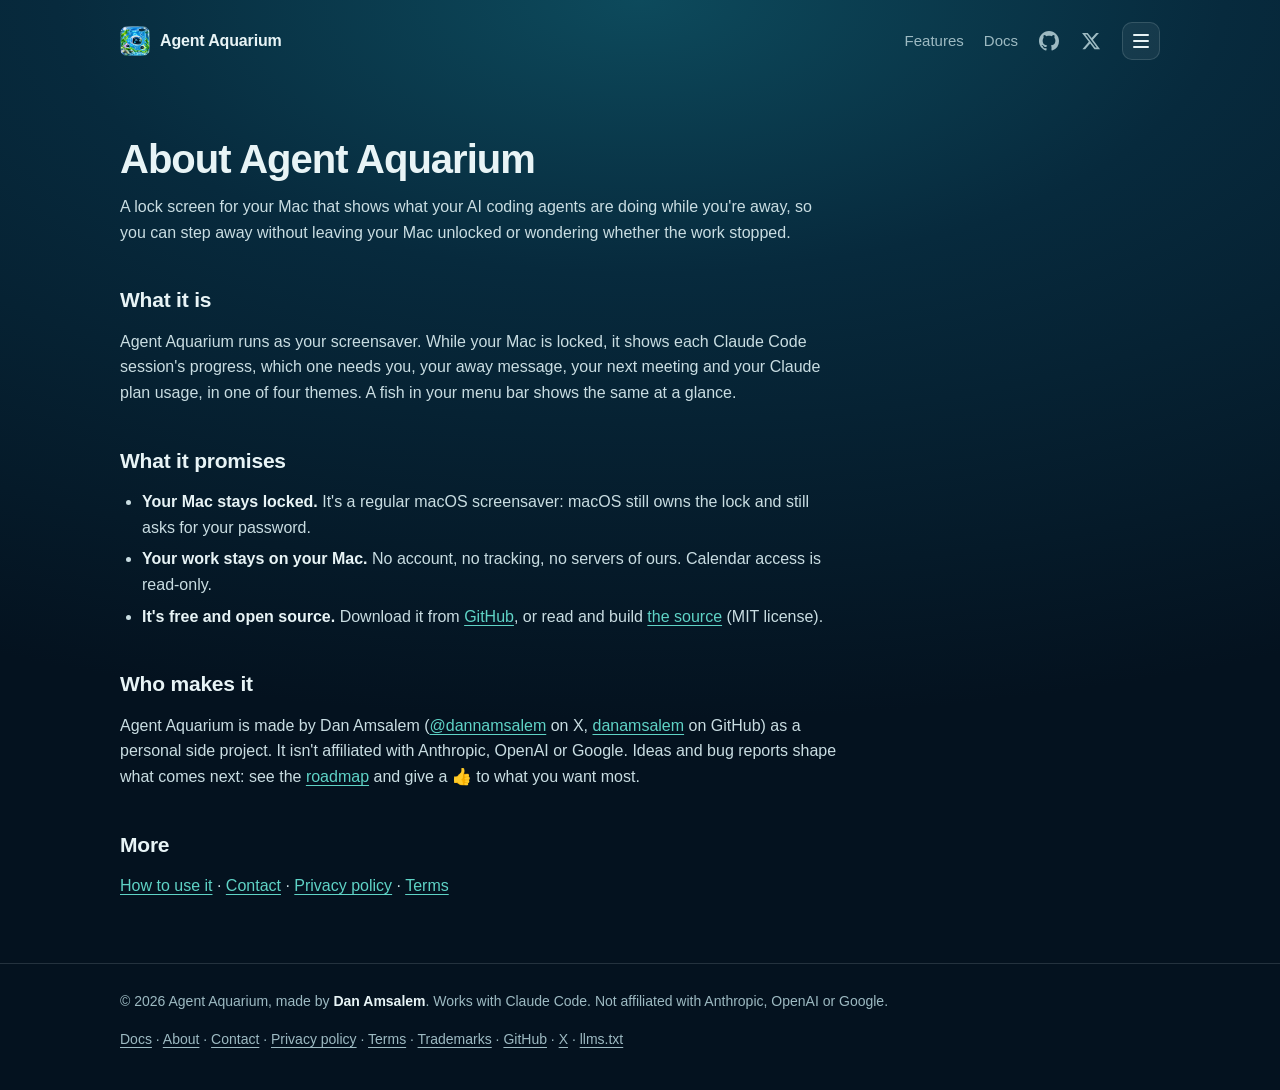
<file: about.html>
<!doctype html>
<html lang="en">
<head>
<meta charset="utf-8">
<meta name="viewport" content="width=device-width, initial-scale=1">
<title>About Agent Aquarium</title>
<meta name="description" content="What Agent Aquarium is, what it promises about your Mac and your data, and who makes it.">
<link rel="canonical" href="https://agentaquarium.danamsalem.com/about">
<meta property="og:type" content="website">
<meta property="og:site_name" content="Agent Aquarium">
<meta property="og:title" content="About Agent Aquarium">
<meta property="og:description" content="What Agent Aquarium is, what it promises about your Mac and your data, and who makes it.">
<meta property="og:url" content="https://agentaquarium.danamsalem.com/about">
<meta property="og:image" content="https://agentaquarium.danamsalem.com/og-image.png">
<meta property="og:image:width" content="1200">
<meta property="og:image:height" content="630">
<meta property="og:image:alt" content="The Agent Aquarium lock screen: &quot;claude is working&quot; over an aquarium, with session cards, a meeting and plan usage">
<meta name="twitter:card" content="summary_large_image">
<meta name="twitter:creator" content="@dannamsalem">
<meta name="twitter:title" content="About Agent Aquarium">
<meta name="twitter:description" content="What Agent Aquarium is, what it promises about your Mac and your data, and who makes it.">
<meta name="twitter:image" content="https://agentaquarium.danamsalem.com/og-image.png">
<meta name="color-scheme" content="dark">
<meta name="theme-color" content="#04121f">
<link rel="icon" href="/favicon.png" type="image/png">
<link rel="apple-touch-icon" href="/apple-touch-icon.png">
<link rel="stylesheet" href="style.css">
</head>
<body>
<header class="wrap nav">
  <a class="logo" href="/" aria-label="Agent Aquarium home">
    <img src="/logo.png" alt="" width="30" height="30">
    Agent Aquarium
  </a>
  <nav><a class="hide-sm" href="/#features">Features</a><a class="hide-sm" href="/docs">Docs</a><a class="gh" href="https://github.com/danamsalem/agent-aquarium" aria-label="Agent Aquarium on GitHub"><svg viewBox="0 0 16 16" aria-hidden="true"><path fill="currentColor" d="M8 0C3.58 0 0 3.58 0 8c0 3.54 2.29 6.53 5.47 7.59.4.07.55-.17.55-.38 0-.19-.01-.82-.01-1.49-2.01.37-2.53-.49-2.69-.94-.09-.23-.48-.94-.82-1.13-.28-.15-.68-.52-.01-.53.63-.01 1.08.58 1.23.82.72 1.21 1.87.87 2.33.66.07-.52.28-.87.51-1.07-1.78-.2-3.64-.89-3.64-3.95 0-.87.31-1.59.82-2.15-.08-.2-.36-1.02.08-2.12 0 0 .67-.21 2.2.82.64-.18 1.32-.27 2-.27.68 0 1.36.09 2 .27 1.53-1.04 2.2-.82 2.2-.82.44 1.1.16 1.92.08 2.12.51.56.82 1.27.82 2.15 0 3.07-1.87 3.75-3.65 3.95.29.25.54.73.54 1.48 0 1.07-.01 1.93-.01 2.2 0 .21.15.46.55.38A8.013 8.013 0 0016 8c0-4.42-3.58-8-8-8z"/></svg></a><a class="gh" href="https://x.com/dannamsalem" aria-label="Dan Amsalem on X"><svg viewBox="0 0 24 24" aria-hidden="true"><path fill="currentColor" d="M18.244 2.25h3.308l-7.227 8.26 8.502 11.24H16.17l-5.214-6.817L4.99 21.75H1.68l7.73-8.835L1.254 2.25H8.08l4.713 6.231zm-1.161 17.52h1.833L7.084 4.126H5.117z"/></svg></a>
    <details class="menu">
      <summary aria-label="Menu"><span></span><span></span><span></span></summary>
      <div class="menu-panel"><a href="/">Home</a><a href="/#features">Features</a><a href="/docs">Docs</a><a href="/about" aria-current="page">About</a><a href="/contact">Contact</a><a href="/privacy">Privacy policy</a><a href="/terms">Terms</a><a href="/trademarks">Trademarks</a><a href="https://github.com/danamsalem/agent-aquarium">GitHub</a><a href="https://x.com/dannamsalem">X</a></div>
    </details>
  </nav>
</header>

<main class="wrap page">
  <article class="doc">
    <h1>About Agent Aquarium</h1>
    <p>A lock screen for your Mac that shows what your AI coding agents are doing while you're away, so you can step away without leaving your Mac unlocked or wondering whether the work stopped.</p>

    <h2>What it is</h2>
    <p>Agent Aquarium runs as your screensaver. While your Mac is locked, it shows each Claude Code session's progress, which one needs you, your away message, your next meeting and your Claude plan usage, in one of four themes. A fish in your menu bar shows the same at a glance.</p>

    <h2>What it promises</h2>
    <ul>
      <li><strong>Your Mac stays locked.</strong> It's a regular macOS screensaver: macOS still owns the lock and still asks for your password.</li>
      <li><strong>Your work stays on your Mac.</strong> No account, no tracking, no servers of ours. Calendar access is read-only.</li>
      <li><strong>It's free and open source.</strong> Download it from <a href="https://github.com/danamsalem/agent-aquarium/releases/latest" data-goatcounter-click="download-about">GitHub</a>, or read and build <a href="https://github.com/danamsalem/agent-aquarium">the source</a> (MIT license).</li>
    </ul>

    <h2>Who makes it</h2>
    <p>Agent Aquarium is made by Dan Amsalem (<a href="https://x.com/dannamsalem">@dannamsalem</a> on X, <a href="https://github.com/danamsalem">danamsalem</a> on GitHub) as a personal side project. It isn't affiliated with Anthropic, OpenAI or Google. Ideas and bug reports shape what comes next: see the <a href="https://github.com/danamsalem/agent-aquarium/issues/9">roadmap</a> and give a 👍 to what you want most.</p>

    <h2>More</h2>
    <p><a href="/docs">How to use it</a> · <a href="/contact">Contact</a> · <a href="/privacy">Privacy policy</a> · <a href="/terms">Terms</a></p>
  </article>
</main>

<footer>
  <div class="wrap">
    <span>© 2026 Agent Aquarium, made by <a class="credit" href="https://github.com/danamsalem">Dan Amsalem</a>. Works with Claude Code. Not affiliated with Anthropic, OpenAI or Google.</span>
    <span><a href="/docs">Docs</a> · <a href="/about">About</a> · <a href="/contact">Contact</a> · <a href="/privacy">Privacy policy</a> · <a href="/terms">Terms</a> · <a href="/trademarks">Trademarks</a> · <a href="https://github.com/danamsalem/agent-aquarium">GitHub</a> · <a href="https://x.com/dannamsalem">X</a> · <a href="/llms.txt">llms.txt</a></span>
  </div>
</footer>
<script src="/menu.js" defer></script>
<script data-goatcounter="https://agentaquarium.goatcounter.com/count" async src="https://gc.zgo.at/count.js"></script>
</body>
</html>
</file>
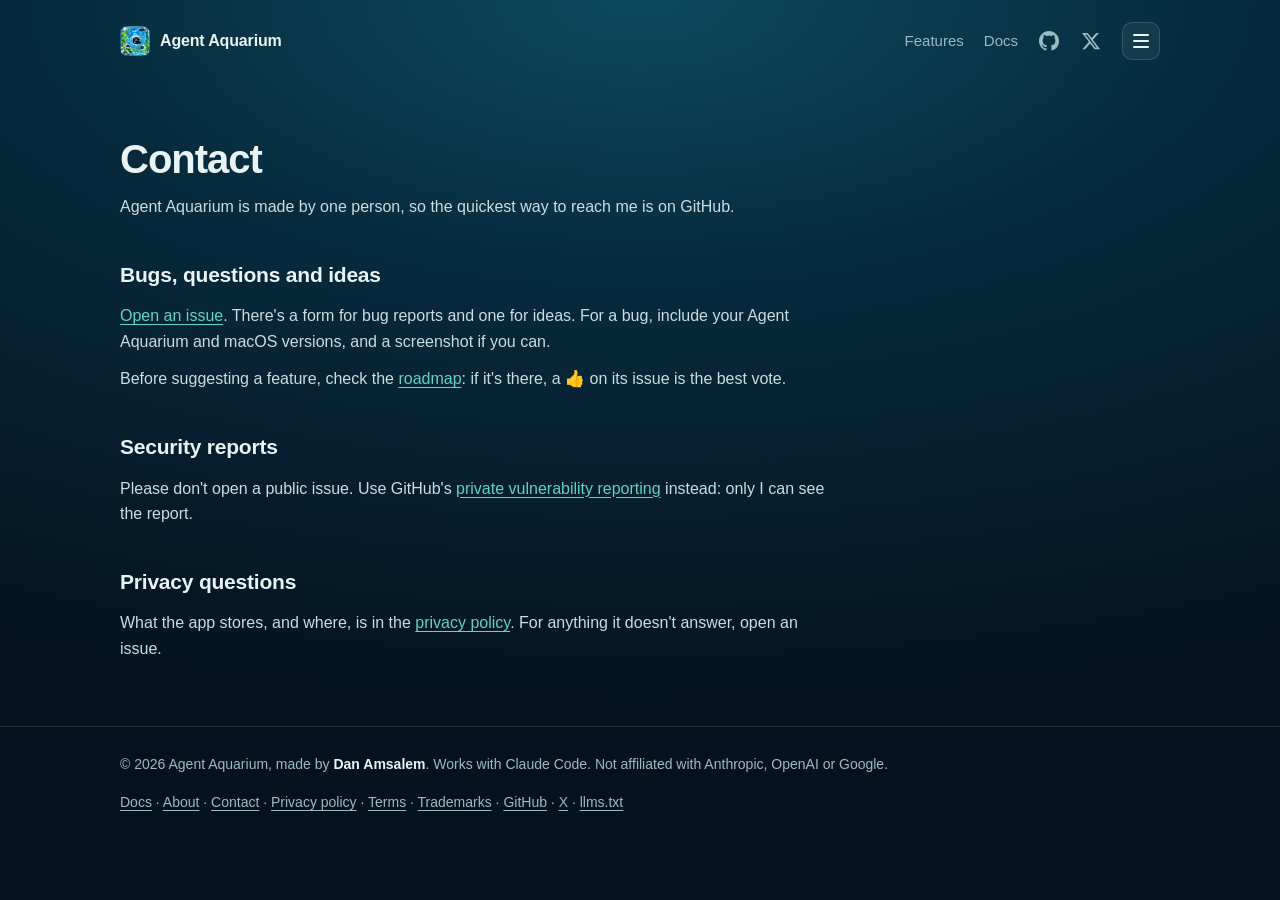
<file: contact.html>
<!doctype html>
<html lang="en">
<head>
<meta charset="utf-8">
<meta name="viewport" content="width=device-width, initial-scale=1">
<title>Contact · Agent Aquarium</title>
<meta name="description" content="How to reach Agent Aquarium: issues on GitHub for bugs and ideas, and private reporting for security issues.">
<link rel="canonical" href="https://agentaquarium.danamsalem.com/contact">
<meta property="og:type" content="website">
<meta property="og:site_name" content="Agent Aquarium">
<meta property="og:title" content="Contact · Agent Aquarium">
<meta property="og:description" content="How to reach Agent Aquarium: issues on GitHub for bugs and ideas, and private reporting for security issues.">
<meta property="og:url" content="https://agentaquarium.danamsalem.com/contact">
<meta property="og:image" content="https://agentaquarium.danamsalem.com/og-image.png">
<meta property="og:image:width" content="1200">
<meta property="og:image:height" content="630">
<meta property="og:image:alt" content="The Agent Aquarium lock screen: &quot;claude is working&quot; over an aquarium, with session cards, a meeting and plan usage">
<meta name="twitter:card" content="summary_large_image">
<meta name="twitter:creator" content="@dannamsalem">
<meta name="twitter:title" content="Contact · Agent Aquarium">
<meta name="twitter:description" content="How to reach Agent Aquarium: issues on GitHub for bugs and ideas, and private reporting for security issues.">
<meta name="twitter:image" content="https://agentaquarium.danamsalem.com/og-image.png">
<meta name="color-scheme" content="dark">
<meta name="theme-color" content="#04121f">
<link rel="icon" href="/favicon.png" type="image/png">
<link rel="apple-touch-icon" href="/apple-touch-icon.png">
<link rel="stylesheet" href="style.css">
</head>
<body>
<header class="wrap nav">
  <a class="logo" href="/" aria-label="Agent Aquarium home">
    <img src="/logo.png" alt="" width="30" height="30">
    Agent Aquarium
  </a>
  <nav><a class="hide-sm" href="/#features">Features</a><a class="hide-sm" href="/docs">Docs</a><a class="gh" href="https://github.com/danamsalem/agent-aquarium" aria-label="Agent Aquarium on GitHub"><svg viewBox="0 0 16 16" aria-hidden="true"><path fill="currentColor" d="M8 0C3.58 0 0 3.58 0 8c0 3.54 2.29 6.53 5.47 7.59.4.07.55-.17.55-.38 0-.19-.01-.82-.01-1.49-2.01.37-2.53-.49-2.69-.94-.09-.23-.48-.94-.82-1.13-.28-.15-.68-.52-.01-.53.63-.01 1.08.58 1.23.82.72 1.21 1.87.87 2.33.66.07-.52.28-.87.51-1.07-1.78-.2-3.64-.89-3.64-3.95 0-.87.31-1.59.82-2.15-.08-.2-.36-1.02.08-2.12 0 0 .67-.21 2.2.82.64-.18 1.32-.27 2-.27.68 0 1.36.09 2 .27 1.53-1.04 2.2-.82 2.2-.82.44 1.1.16 1.92.08 2.12.51.56.82 1.27.82 2.15 0 3.07-1.87 3.75-3.65 3.95.29.25.54.73.54 1.48 0 1.07-.01 1.93-.01 2.2 0 .21.15.46.55.38A8.013 8.013 0 0016 8c0-4.42-3.58-8-8-8z"/></svg></a><a class="gh" href="https://x.com/dannamsalem" aria-label="Dan Amsalem on X"><svg viewBox="0 0 24 24" aria-hidden="true"><path fill="currentColor" d="M18.244 2.25h3.308l-7.227 8.26 8.502 11.24H16.17l-5.214-6.817L4.99 21.75H1.68l7.73-8.835L1.254 2.25H8.08l4.713 6.231zm-1.161 17.52h1.833L7.084 4.126H5.117z"/></svg></a>
    <details class="menu">
      <summary aria-label="Menu"><span></span><span></span><span></span></summary>
      <div class="menu-panel"><a href="/">Home</a><a href="/#features">Features</a><a href="/docs">Docs</a><a href="/about">About</a><a href="/contact" aria-current="page">Contact</a><a href="/privacy">Privacy policy</a><a href="/terms">Terms</a><a href="/trademarks">Trademarks</a><a href="https://github.com/danamsalem/agent-aquarium">GitHub</a><a href="https://x.com/dannamsalem">X</a></div>
    </details>
  </nav>
</header>

<main class="wrap page">
  <article class="doc">
    <h1>Contact</h1>
    <p>Agent Aquarium is made by one person, so the quickest way to reach me is on GitHub.</p>

    <h2>Bugs, questions and ideas</h2>
    <p><a href="https://github.com/danamsalem/agent-aquarium/issues/new/choose">Open an issue</a>. There's a form for bug reports and one for ideas. For a bug, include your Agent Aquarium and macOS versions, and a screenshot if you can.</p>
    <p>Before suggesting a feature, check the <a href="https://github.com/danamsalem/agent-aquarium/issues/9">roadmap</a>: if it's there, a 👍 on its issue is the best vote.</p>

    <h2>Security reports</h2>
    <p>Please don't open a public issue. Use GitHub's <a href="https://github.com/danamsalem/agent-aquarium/security/advisories/new">private vulnerability reporting</a> instead: only I can see the report.</p>

    <h2>Privacy questions</h2>
    <p>What the app stores, and where, is in the <a href="/privacy">privacy policy</a>. For anything it doesn't answer, open an issue.</p>
  </article>
</main>

<footer>
  <div class="wrap">
    <span>© 2026 Agent Aquarium, made by <a class="credit" href="https://github.com/danamsalem">Dan Amsalem</a>. Works with Claude Code. Not affiliated with Anthropic, OpenAI or Google.</span>
    <span><a href="/docs">Docs</a> · <a href="/about">About</a> · <a href="/contact">Contact</a> · <a href="/privacy">Privacy policy</a> · <a href="/terms">Terms</a> · <a href="/trademarks">Trademarks</a> · <a href="https://github.com/danamsalem/agent-aquarium">GitHub</a> · <a href="https://x.com/dannamsalem">X</a> · <a href="/llms.txt">llms.txt</a></span>
  </div>
</footer>
<script src="/menu.js" defer></script>
<script data-goatcounter="https://agentaquarium.goatcounter.com/count" async src="https://gc.zgo.at/count.js"></script>
</body>
</html>
</file>
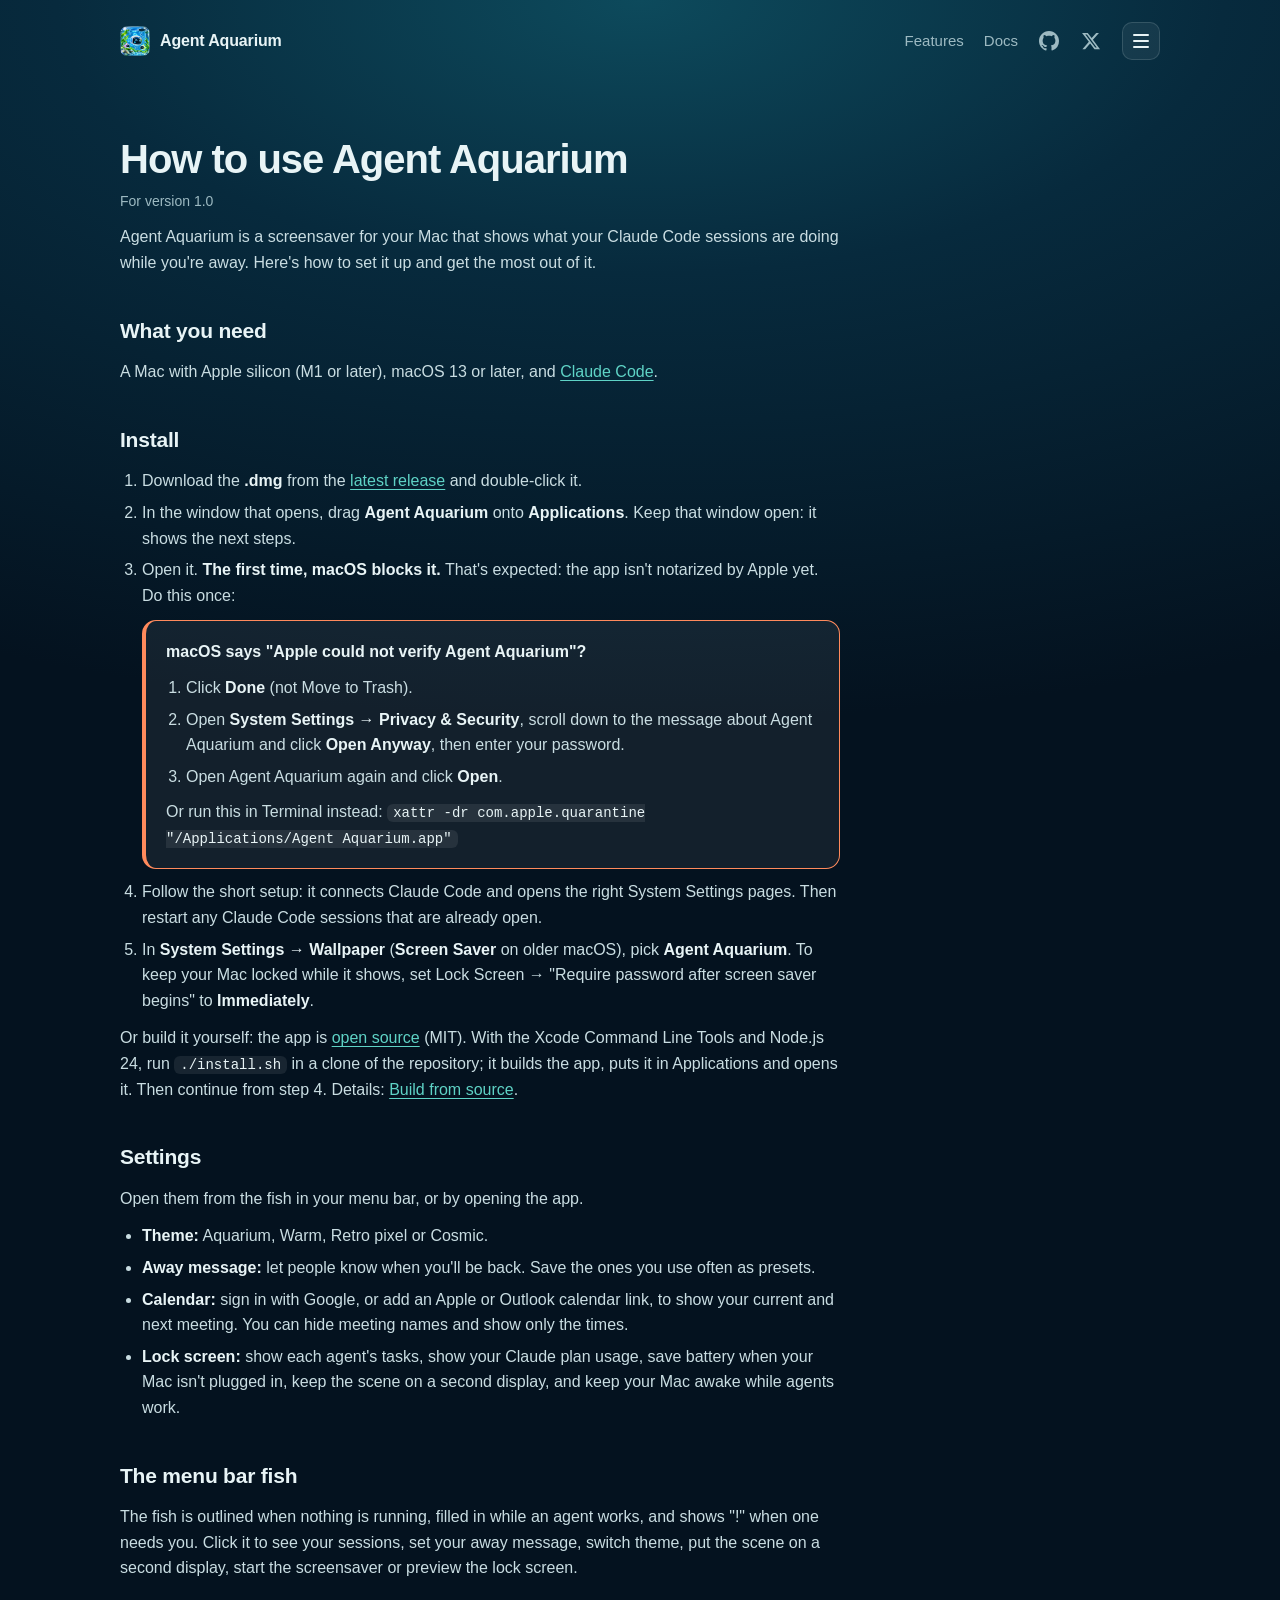
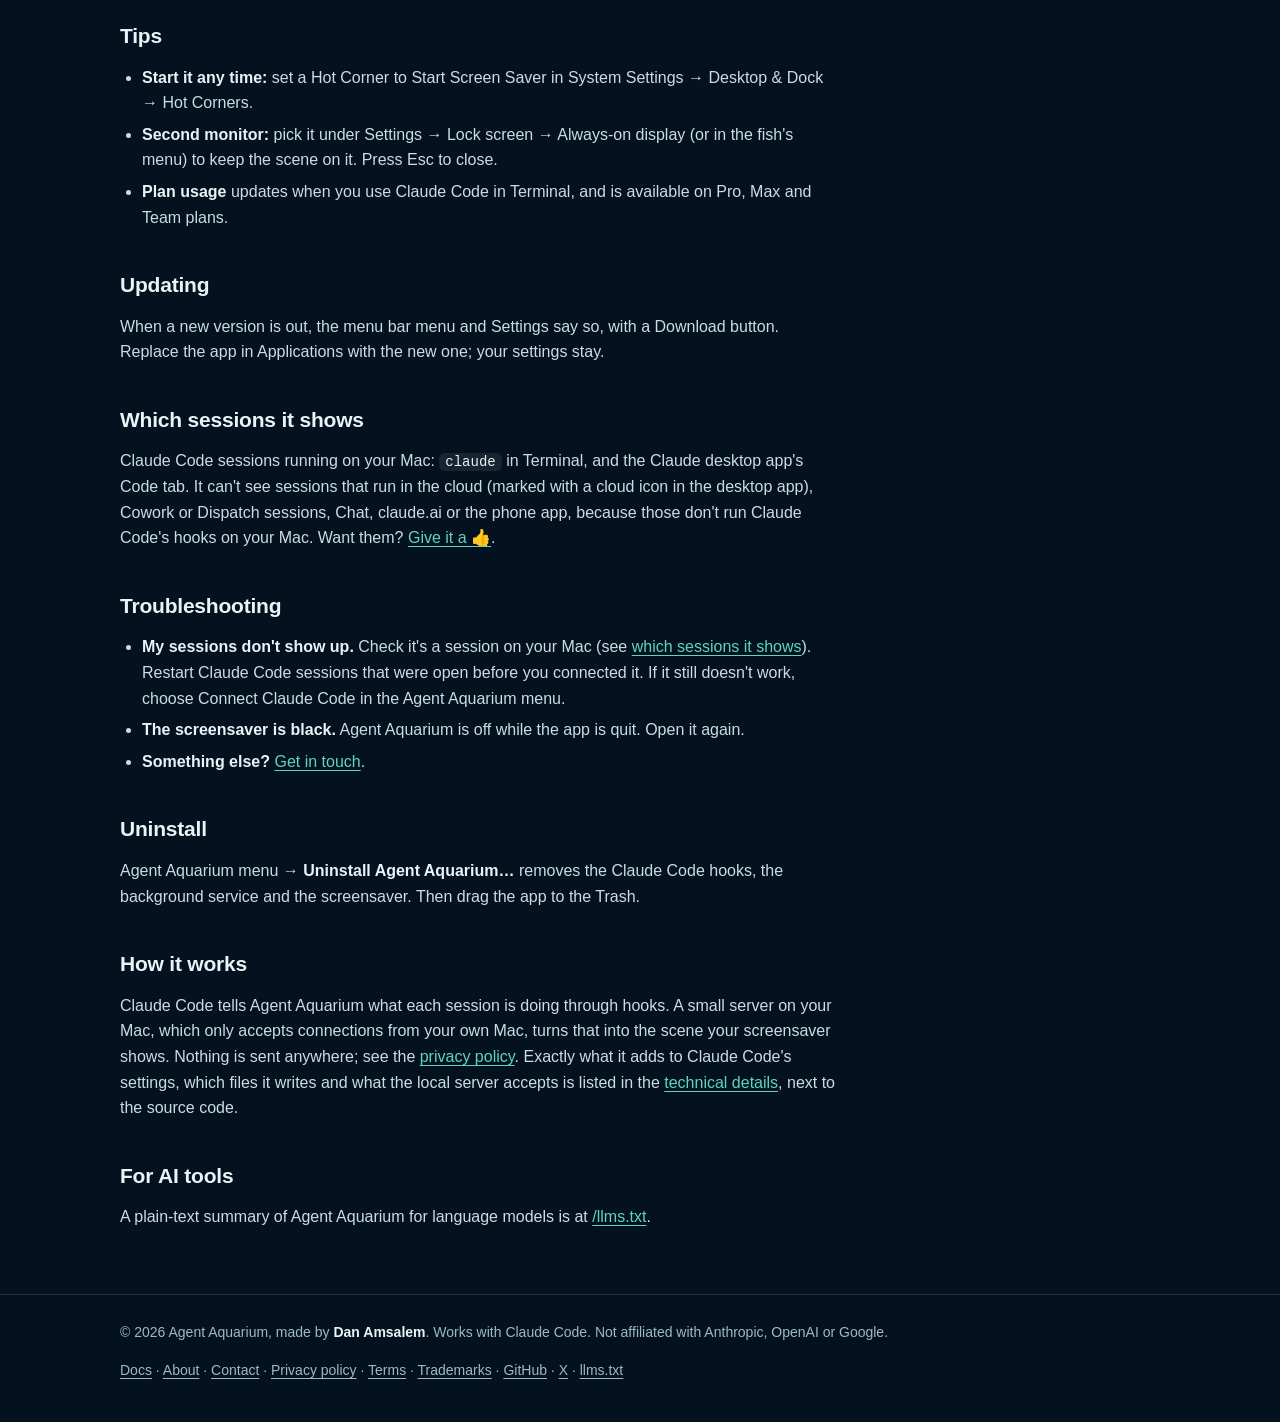
<file: docs.html>
<!doctype html>
<html lang="en">
<head>
<meta charset="utf-8">
<meta name="viewport" content="width=device-width, initial-scale=1">
<title>How to use Agent Aquarium · Docs</title>
<meta name="description" content="Install Agent Aquarium, set it up as your screensaver, and get the most out of its settings, menu bar fish and tips.">
<link rel="canonical" href="https://agentaquarium.danamsalem.com/docs">
<meta property="og:type" content="website">
<meta property="og:site_name" content="Agent Aquarium">
<meta property="og:title" content="How to use Agent Aquarium · Docs">
<meta property="og:description" content="Install Agent Aquarium, set it up as your screensaver, and get the most out of its settings, menu bar fish and tips.">
<meta property="og:url" content="https://agentaquarium.danamsalem.com/docs">
<meta property="og:image" content="https://agentaquarium.danamsalem.com/og-image.png">
<meta property="og:image:width" content="1200">
<meta property="og:image:height" content="630">
<meta property="og:image:alt" content="The Agent Aquarium lock screen: &quot;claude is working&quot; over an aquarium, with session cards, a meeting and plan usage">
<meta name="twitter:card" content="summary_large_image">
<meta name="twitter:creator" content="@dannamsalem">
<meta name="twitter:title" content="How to use Agent Aquarium · Docs">
<meta name="twitter:description" content="Install Agent Aquarium, set it up as your screensaver, and get the most out of its settings, menu bar fish and tips.">
<meta name="twitter:image" content="https://agentaquarium.danamsalem.com/og-image.png">
<meta name="color-scheme" content="dark">
<meta name="theme-color" content="#04121f">
<link rel="icon" href="/favicon.png" type="image/png">
<link rel="apple-touch-icon" href="/apple-touch-icon.png">
<link rel="stylesheet" href="style.css">
</head>
<body>
<header class="wrap nav">
  <a class="logo" href="/" aria-label="Agent Aquarium home">
    <img src="/logo.png" alt="" width="30" height="30">
    Agent Aquarium
  </a>
  <nav><a class="hide-sm" href="/#features">Features</a><a class="hide-sm" href="/docs">Docs</a><a class="gh" href="https://github.com/danamsalem/agent-aquarium" aria-label="Agent Aquarium on GitHub"><svg viewBox="0 0 16 16" aria-hidden="true"><path fill="currentColor" d="M8 0C3.58 0 0 3.58 0 8c0 3.54 2.29 6.53 5.47 7.59.4.07.55-.17.55-.38 0-.19-.01-.82-.01-1.49-2.01.37-2.53-.49-2.69-.94-.09-.23-.48-.94-.82-1.13-.28-.15-.68-.52-.01-.53.63-.01 1.08.58 1.23.82.72 1.21 1.87.87 2.33.66.07-.52.28-.87.51-1.07-1.78-.2-3.64-.89-3.64-3.95 0-.87.31-1.59.82-2.15-.08-.2-.36-1.02.08-2.12 0 0 .67-.21 2.2.82.64-.18 1.32-.27 2-.27.68 0 1.36.09 2 .27 1.53-1.04 2.2-.82 2.2-.82.44 1.1.16 1.92.08 2.12.51.56.82 1.27.82 2.15 0 3.07-1.87 3.75-3.65 3.95.29.25.54.73.54 1.48 0 1.07-.01 1.93-.01 2.2 0 .21.15.46.55.38A8.013 8.013 0 0016 8c0-4.42-3.58-8-8-8z"/></svg></a><a class="gh" href="https://x.com/dannamsalem" aria-label="Dan Amsalem on X"><svg viewBox="0 0 24 24" aria-hidden="true"><path fill="currentColor" d="M18.244 2.25h3.308l-7.227 8.26 8.502 11.24H16.17l-5.214-6.817L4.99 21.75H1.68l7.73-8.835L1.254 2.25H8.08l4.713 6.231zm-1.161 17.52h1.833L7.084 4.126H5.117z"/></svg></a>
    <details class="menu">
      <summary aria-label="Menu"><span></span><span></span><span></span></summary>
      <div class="menu-panel"><a href="/">Home</a><a href="/#features">Features</a><a href="/docs" aria-current="page">Docs</a><a href="/about">About</a><a href="/contact">Contact</a><a href="/privacy">Privacy policy</a><a href="/terms">Terms</a><a href="/trademarks">Trademarks</a><a href="https://github.com/danamsalem/agent-aquarium">GitHub</a><a href="https://x.com/dannamsalem">X</a></div>
    </details>
  </nav>
</header>

<main class="wrap page">
  <article class="doc">
    <h1>How to use Agent Aquarium</h1>
    <p class="updated">For version 1.0</p>
    <p>Agent Aquarium is a screensaver for your Mac that shows what your Claude Code sessions are doing while you're away. Here's how to set it up and get the most out of it.</p>

    <h2>What you need</h2>
    <p>A Mac with Apple silicon (M1 or later), macOS 13 or later, and <a href="https://claude.com/claude-code">Claude Code</a>.</p>

    <h2>Install</h2>
    <ol>
      <li>Download the <strong>.dmg</strong> from the <a href="https://github.com/danamsalem/agent-aquarium/releases/latest" data-goatcounter-click="download-docs">latest release</a> and double-click it.</li>
      <li>In the window that opens, drag <strong>Agent Aquarium</strong> onto <strong>Applications</strong>. Keep that window open: it shows the next steps.</li>
      <li>Open it. <strong>The first time, macOS blocks it.</strong> That's expected: the app isn't notarized by Apple yet. Do this once:
        <div class="summary important">
          <strong>macOS says "Apple could not verify Agent Aquarium"?</strong>
          <ol>
            <li>Click <strong>Done</strong> (not Move to Trash).</li>
            <li>Open <strong>System Settings → Privacy &amp; Security</strong>, scroll down to the message about Agent Aquarium and click <strong>Open Anyway</strong>, then enter your password.</li>
            <li>Open Agent Aquarium again and click <strong>Open</strong>.</li>
          </ol>
          <p>Or run this in Terminal instead: <code>xattr -dr com.apple.quarantine "/Applications/Agent Aquarium.app"</code></p>
        </div>
      </li>
      <li>Follow the short setup: it connects Claude Code and opens the right System Settings pages. Then restart any Claude Code sessions that are already open.</li>
      <li>In <strong>System Settings → Wallpaper</strong> (<strong>Screen Saver</strong> on older macOS), pick <strong>Agent Aquarium</strong>. To keep your Mac locked while it shows, set Lock Screen → "Require password after screen saver begins" to <strong>Immediately</strong>.</li>
    </ol>
    <p>Or build it yourself: the app is <a href="https://github.com/danamsalem/agent-aquarium">open source</a> (MIT). With the Xcode Command Line Tools and Node.js 24, run <code>./install.sh</code> in a clone of the repository; it builds the app, puts it in Applications and opens it. Then continue from step 4. Details: <a href="https://github.com/danamsalem/agent-aquarium/blob/main/docs/TECHNICAL.md#build-from-source">Build from source</a>.</p>

    <h2>Settings</h2>
    <p>Open them from the fish in your menu bar, or by opening the app.</p>
    <ul>
      <li><strong>Theme:</strong> Aquarium, Warm, Retro pixel or Cosmic.</li>
      <li><strong>Away message:</strong> let people know when you'll be back. Save the ones you use often as presets.</li>
      <li><strong>Calendar:</strong> sign in with Google, or add an Apple or Outlook calendar link, to show your current and next meeting. You can hide meeting names and show only the times.</li>
      <li><strong>Lock screen:</strong> show each agent's tasks, show your Claude plan usage, save battery when your Mac isn't plugged in, keep the scene on a second display, and keep your Mac awake while agents work.</li>
    </ul>

    <h2>The menu bar fish</h2>
    <p>The fish is outlined when nothing is running, filled in while an agent works, and shows "!" when one needs you. Click it to see your sessions, set your away message, switch theme, put the scene on a second display, start the screensaver or preview the lock screen.</p>

    <h2>Tips</h2>
    <ul>
      <li><strong>Start it any time:</strong> set a Hot Corner to Start Screen Saver in System Settings → Desktop &amp; Dock → Hot Corners.</li>
      <li><strong>Second monitor:</strong> pick it under Settings → Lock screen → Always-on display (or in the fish's menu) to keep the scene on it. Press Esc to close.</li>
      <li><strong>Plan usage</strong> updates when you use Claude Code in Terminal, and is available on Pro, Max and Team plans.</li>
    </ul>

    <h2>Updating</h2>
    <p>When a new version is out, the menu bar menu and Settings say so, with a Download button. Replace the app in Applications with the new one; your settings stay.</p>

    <h2 id="sessions">Which sessions it shows</h2>
    <p>Claude Code sessions running on your Mac: <code>claude</code> in Terminal, and the Claude desktop app's Code tab. It can't see sessions that run in the cloud (marked with a cloud icon in the desktop app), Cowork or Dispatch sessions, Chat, claude.ai or the phone app, because those don't run Claude Code's hooks on your Mac. Want them? <a href="https://github.com/danamsalem/agent-aquarium/issues/10">Give it a 👍</a>.</p>

    <h2>Troubleshooting</h2>
    <ul>
      <li><strong>My sessions don't show up.</strong> Check it's a session on your Mac (see <a href="#sessions">which sessions it shows</a>). Restart Claude Code sessions that were open before you connected it. If it still doesn't work, choose Connect Claude Code in the Agent Aquarium menu.</li>
      <li><strong>The screensaver is black.</strong> Agent Aquarium is off while the app is quit. Open it again.</li>
      <li><strong>Something else?</strong> <a href="/contact">Get in touch</a>.</li>
    </ul>

    <h2>Uninstall</h2>
    <p>Agent Aquarium menu → <strong>Uninstall Agent Aquarium…</strong> removes the Claude Code hooks, the background service and the screensaver. Then drag the app to the Trash.</p>

    <h2>How it works</h2>
    <p>Claude Code tells Agent Aquarium what each session is doing through hooks. A small server on your Mac, which only accepts connections from your own Mac, turns that into the scene your screensaver shows. Nothing is sent anywhere; see the <a href="/privacy">privacy policy</a>. Exactly what it adds to Claude Code's settings, which files it writes and what the local server accepts is listed in the <a href="https://github.com/danamsalem/agent-aquarium/blob/main/docs/TECHNICAL.md#how-it-works">technical details</a>, next to the source code.</p>

    <h2>For AI tools</h2>
    <p>A plain-text summary of Agent Aquarium for language models is at <a href="/llms.txt">/llms.txt</a>.</p>
  </article>
</main>

<footer>
  <div class="wrap">
    <span>© 2026 Agent Aquarium, made by <a class="credit" href="https://github.com/danamsalem">Dan Amsalem</a>. Works with Claude Code. Not affiliated with Anthropic, OpenAI or Google.</span>
    <span><a href="/docs">Docs</a> · <a href="/about">About</a> · <a href="/contact">Contact</a> · <a href="/privacy">Privacy policy</a> · <a href="/terms">Terms</a> · <a href="/trademarks">Trademarks</a> · <a href="https://github.com/danamsalem/agent-aquarium">GitHub</a> · <a href="https://x.com/dannamsalem">X</a> · <a href="/llms.txt">llms.txt</a></span>
  </div>
</footer>
<script src="/menu.js" defer></script>
<script data-goatcounter="https://agentaquarium.goatcounter.com/count" async src="https://gc.zgo.at/count.js"></script>
</body>
</html>
</file>
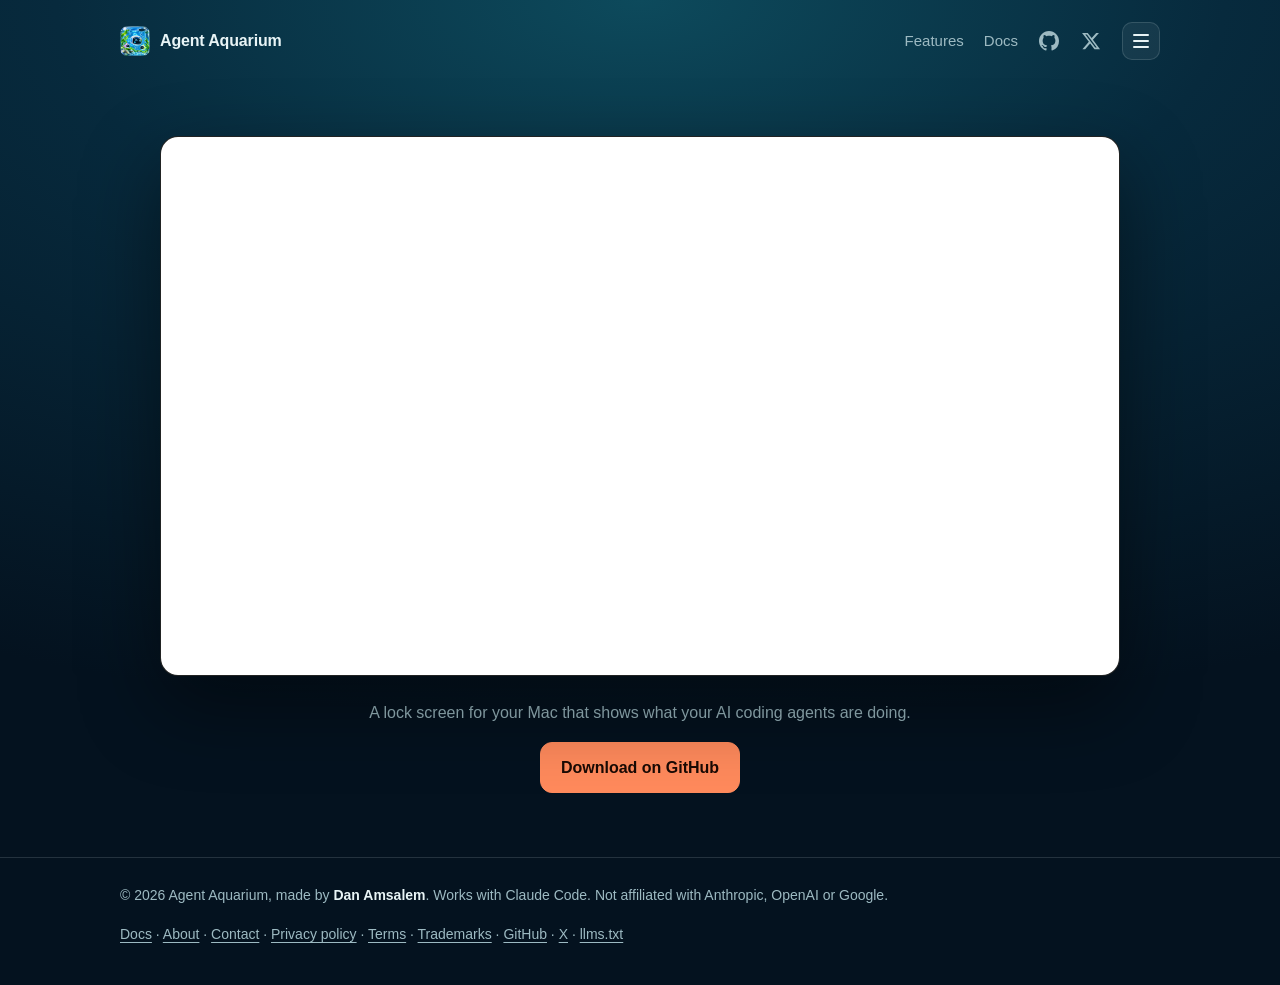
<file: film.html>
<!doctype html>
<html lang="en">
<head>
<meta charset="utf-8">
<meta name="viewport" content="width=device-width, initial-scale=1">
<title>Agent Aquarium: the film</title>
<meta name="description" content="The Agent Aquarium film: a lock screen for your Mac that shows what your AI coding agents are doing.">
<link rel="canonical" href="https://agentaquarium.danamsalem.com/film">
<meta property="og:type" content="website">
<meta property="og:site_name" content="Agent Aquarium">
<meta property="og:title" content="Agent Aquarium: the film">
<meta property="og:description" content="The Agent Aquarium film: a lock screen for your Mac that shows what your AI coding agents are doing.">
<meta property="og:url" content="https://agentaquarium.danamsalem.com/film">
<meta property="og:image" content="https://agentaquarium.danamsalem.com/og-image.png">
<meta property="og:image:width" content="1200">
<meta property="og:image:height" content="630">
<meta property="og:image:alt" content="The Agent Aquarium lock screen: &quot;claude is working&quot; over an aquarium, with session cards, a meeting and plan usage">
<meta name="twitter:card" content="summary_large_image">
<meta name="twitter:creator" content="@dannamsalem">
<meta name="twitter:title" content="Agent Aquarium: the film">
<meta name="twitter:description" content="The Agent Aquarium film: a lock screen for your Mac that shows what your AI coding agents are doing.">
<meta name="twitter:image" content="https://agentaquarium.danamsalem.com/og-image.png">
<meta name="color-scheme" content="dark">
<meta name="theme-color" content="#04121f">
<link rel="icon" href="/favicon.png" type="image/png">
<link rel="apple-touch-icon" href="/apple-touch-icon.png">
<link rel="stylesheet" href="/style.css?v=film1">
</head>
<body>
<header class="wrap nav">
  <a class="logo" href="/" aria-label="Agent Aquarium home">
    <img src="/logo.png" alt="" width="30" height="30">
    Agent Aquarium
  </a>
  <nav><a class="hide-sm" href="/#features">Features</a><a class="hide-sm" href="/docs">Docs</a><a class="gh" href="https://github.com/danamsalem/agent-aquarium" aria-label="Agent Aquarium on GitHub"><svg viewBox="0 0 16 16" aria-hidden="true"><path fill="currentColor" d="M8 0C3.58 0 0 3.58 0 8c0 3.54 2.29 6.53 5.47 7.59.4.07.55-.17.55-.38 0-.19-.01-.82-.01-1.49-2.01.37-2.53-.49-2.69-.94-.09-.23-.48-.94-.82-1.13-.28-.15-.68-.52-.01-.53.63-.01 1.08.58 1.23.82.72 1.21 1.87.87 2.33.66.07-.52.28-.87.51-1.07-1.78-.2-3.64-.89-3.64-3.95 0-.87.31-1.59.82-2.15-.08-.2-.36-1.02.08-2.12 0 0 .67-.21 2.2.82.64-.18 1.32-.27 2-.27.68 0 1.36.09 2 .27 1.53-1.04 2.2-.82 2.2-.82.44 1.1.16 1.92.08 2.12.51.56.82 1.27.82 2.15 0 3.07-1.87 3.75-3.65 3.95.29.25.54.73.54 1.48 0 1.07-.01 1.93-.01 2.2 0 .21.15.46.55.38A8.013 8.013 0 0016 8c0-4.42-3.58-8-8-8z"/></svg></a><a class="gh" href="https://x.com/dannamsalem" aria-label="Dan Amsalem on X"><svg viewBox="0 0 24 24" aria-hidden="true"><path fill="currentColor" d="M18.244 2.25h3.308l-7.227 8.26 8.502 11.24H16.17l-5.214-6.817L4.99 21.75H1.68l7.73-8.835L1.254 2.25H8.08l4.713 6.231zm-1.161 17.52h1.833L7.084 4.126H5.117z"/></svg></a>
    <details class="menu">
      <summary aria-label="Menu"><span></span><span></span><span></span></summary>
      <div class="menu-panel"><a href="/">Home</a><a href="/#features">Features</a><a href="/docs">Docs</a><a href="/about">About</a><a href="/contact">Contact</a><a href="/privacy">Privacy policy</a><a href="/terms">Terms</a><a href="/trademarks">Trademarks</a><a href="https://github.com/danamsalem/agent-aquarium">GitHub</a><a href="https://x.com/dannamsalem">X</a></div>
    </details>
  </nav>
</header>

<main class="wrap page film">
  <h1 class="sr-only">Agent Aquarium: the film</h1>
  <div class="player">
    <iframe src="https://www.youtube-nocookie.com/embed/E9wqfsX25xg?rel=0" title="Agent Aquarium: the film" allow="accelerometer; autoplay; clipboard-write; encrypted-media; gyroscope; picture-in-picture; web-share" referrerpolicy="strict-origin-when-cross-origin" allowfullscreen></iframe>
  </div>
  <p class="film-cta">A lock screen for your Mac that shows what your AI coding agents are doing.</p>
  <p class="film-cta"><a class="btn primary" href="https://github.com/danamsalem/agent-aquarium/releases/latest" data-goatcounter-click="download-film">Download on GitHub</a></p>
</main>

<footer>
  <div class="wrap">
    <span>© 2026 Agent Aquarium, made by <a class="credit" href="https://github.com/danamsalem">Dan Amsalem</a>. Works with Claude Code. Not affiliated with Anthropic, OpenAI or Google.</span>
    <span><a href="/docs">Docs</a> · <a href="/about">About</a> · <a href="/contact">Contact</a> · <a href="/privacy">Privacy policy</a> · <a href="/terms">Terms</a> · <a href="/trademarks">Trademarks</a> · <a href="https://github.com/danamsalem/agent-aquarium">GitHub</a> · <a href="https://x.com/dannamsalem">X</a> · <a href="/llms.txt">llms.txt</a></span>
  </div>
</footer>
<script src="/menu.js" defer></script>
<script data-goatcounter="https://agentaquarium.goatcounter.com/count" async src="https://gc.zgo.at/count.js"></script>
</body>
</html>
</file>
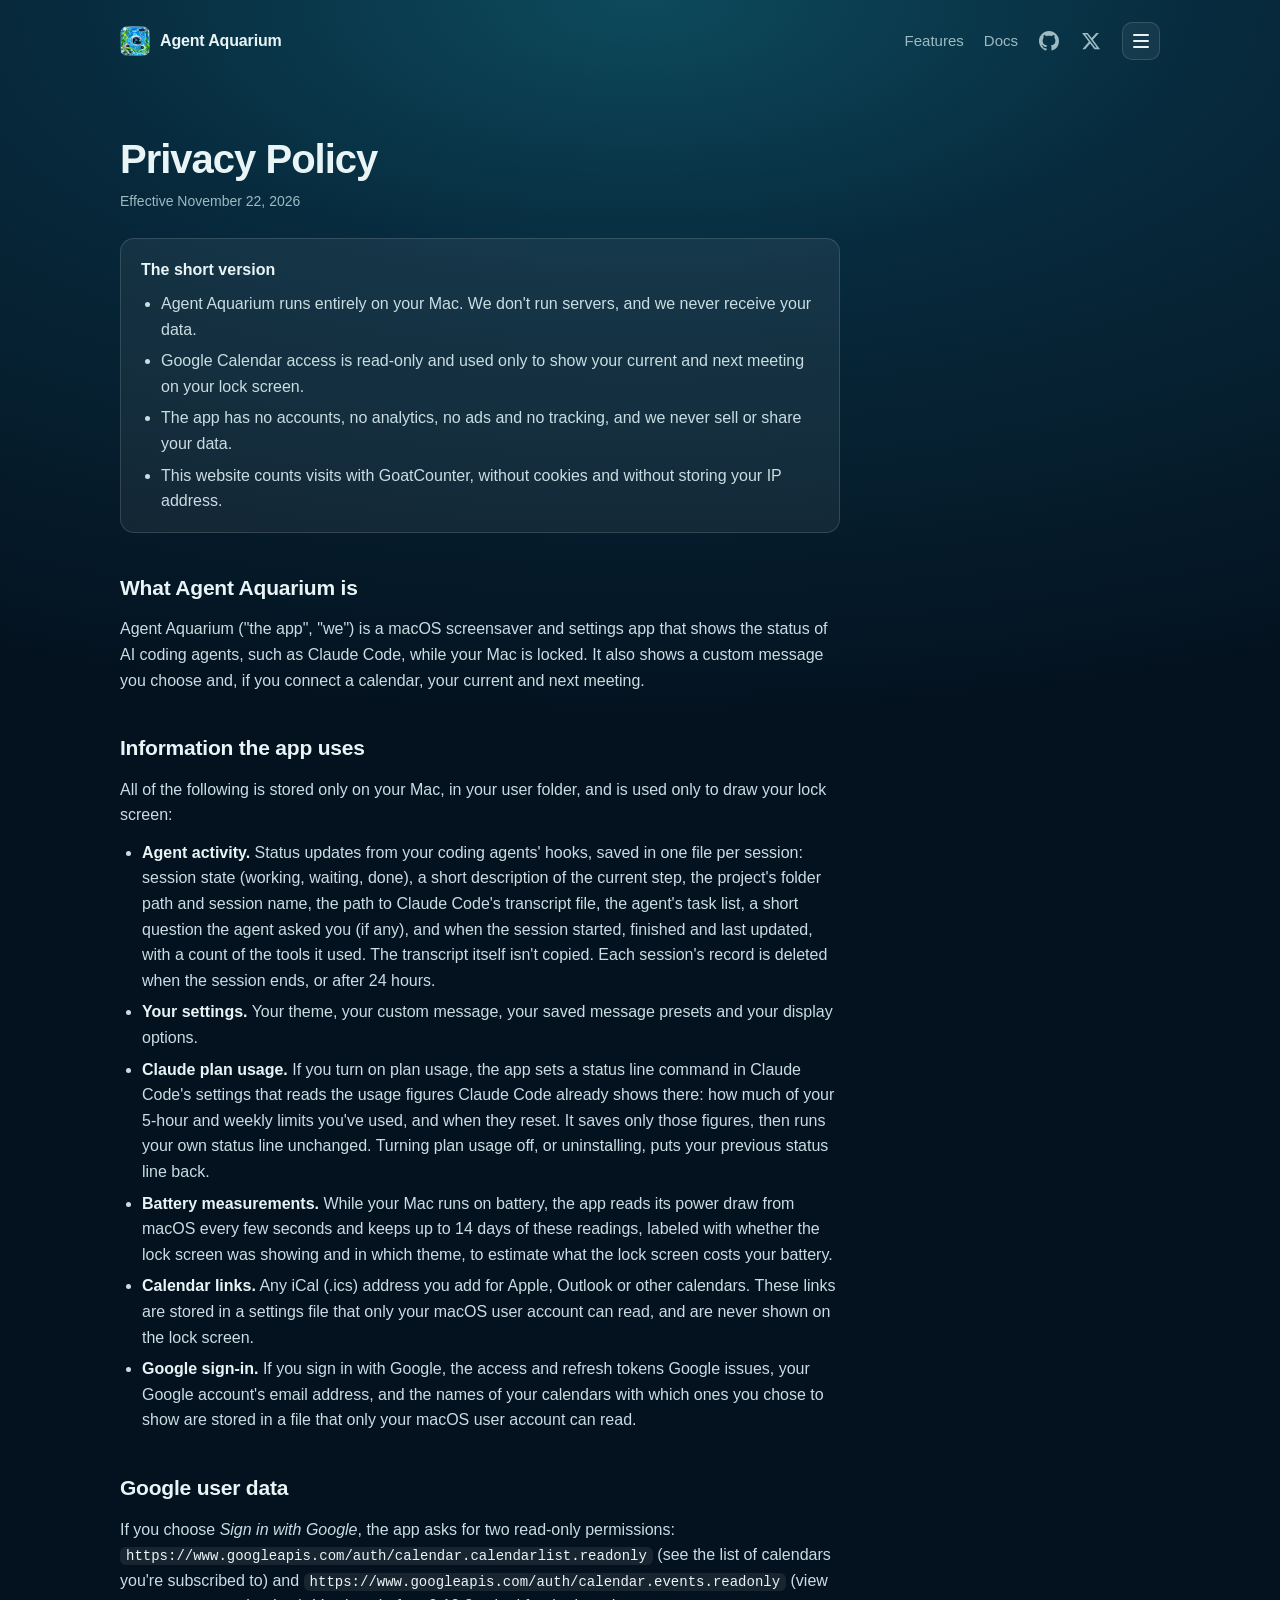
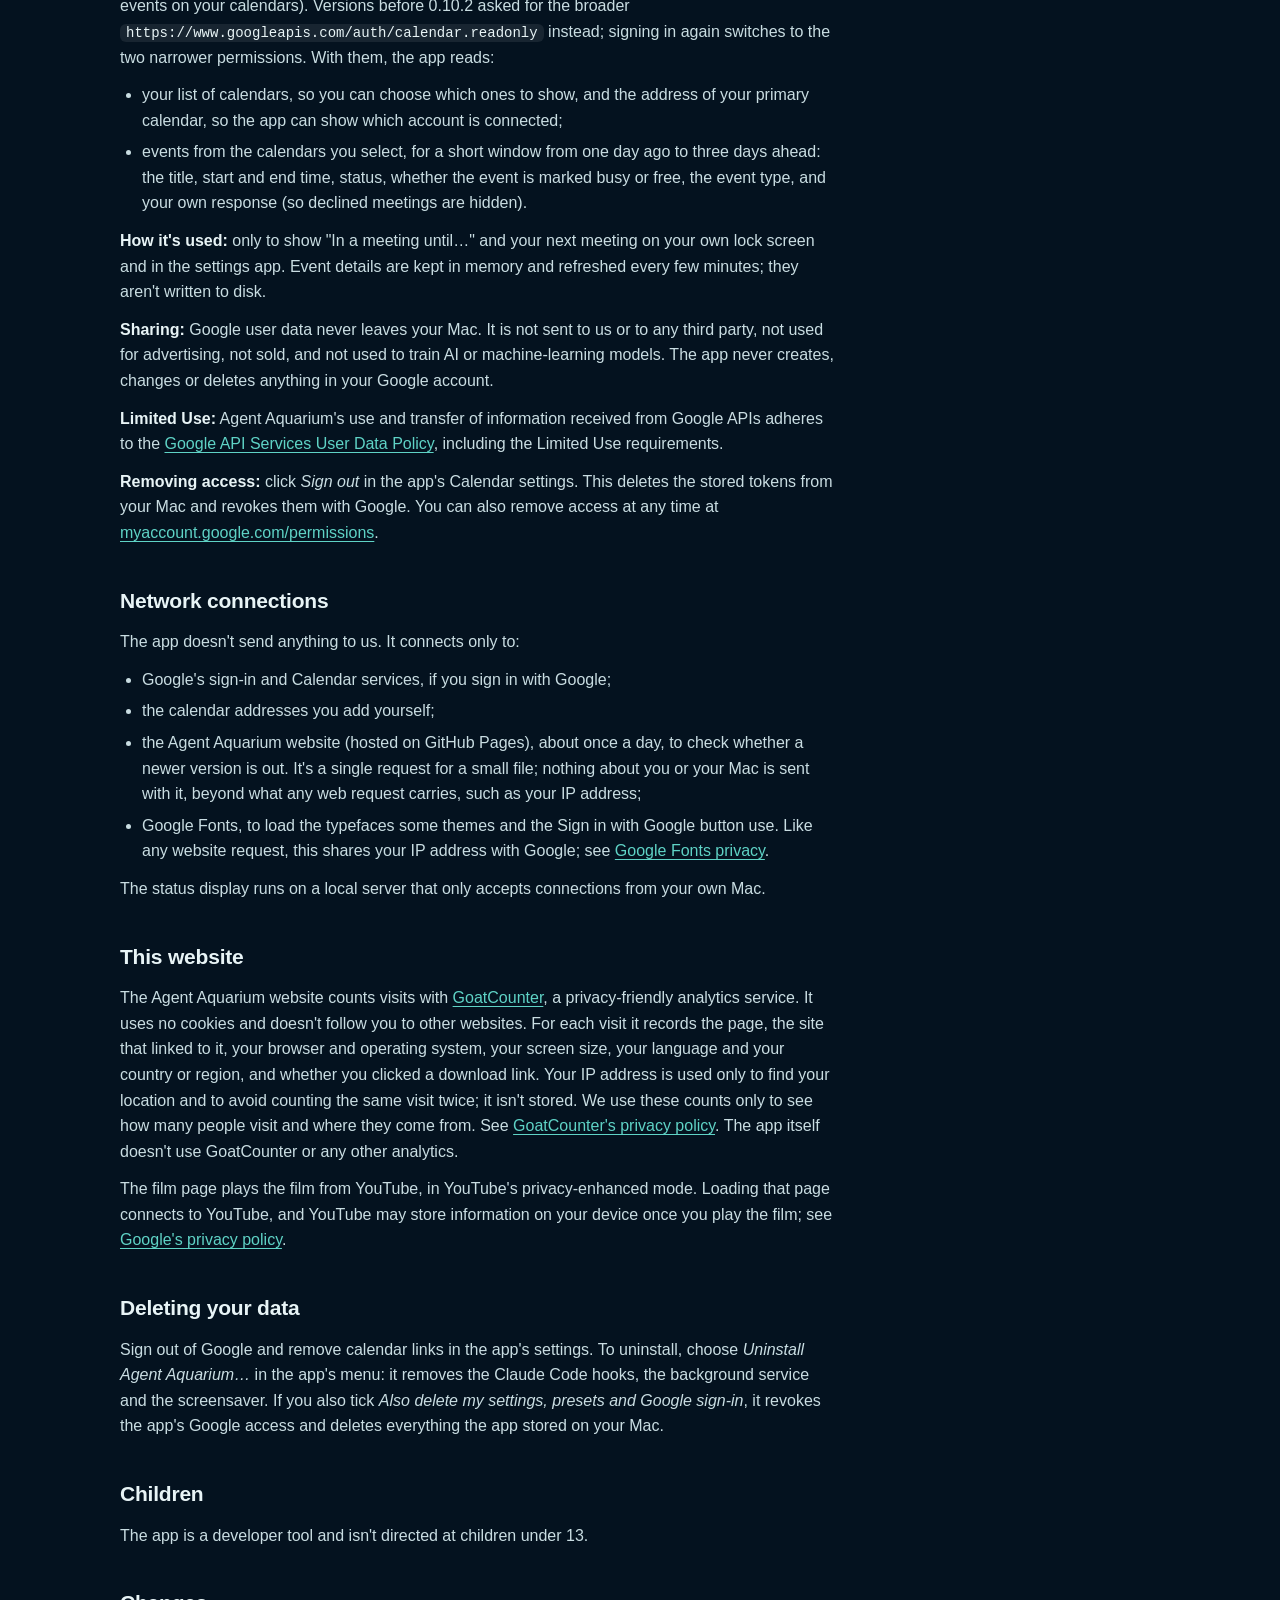
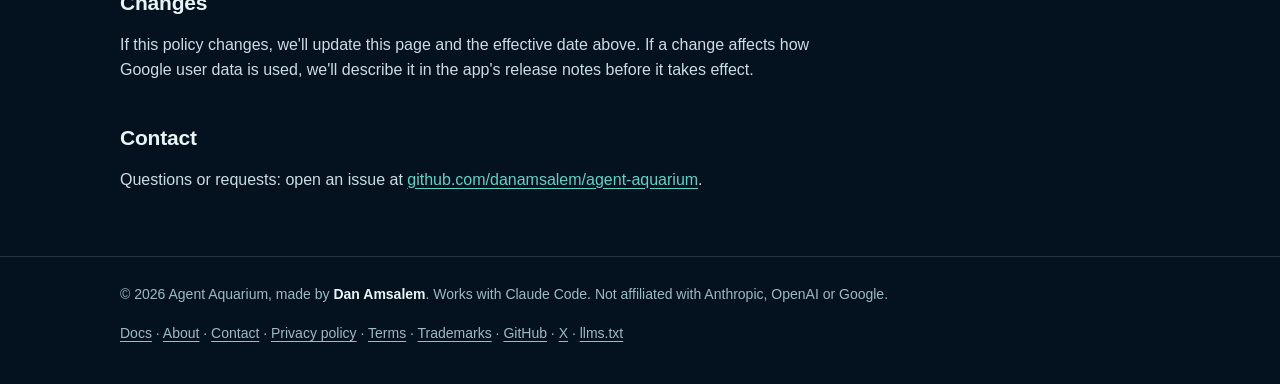
<file: privacy.html>
<!doctype html>
<html lang="en">
<head>
<meta charset="utf-8">
<meta name="viewport" content="width=device-width, initial-scale=1">
<title>Privacy Policy · Agent Aquarium</title>
<meta name="description" content="How Agent Aquarium handles your data: everything stays on your Mac, calendar access is read-only, and nothing is sent to us.">
<link rel="canonical" href="https://agentaquarium.danamsalem.com/privacy">
<meta property="og:type" content="website">
<meta property="og:site_name" content="Agent Aquarium">
<meta property="og:title" content="Privacy Policy · Agent Aquarium">
<meta property="og:description" content="How Agent Aquarium handles your data: everything stays on your Mac, calendar access is read-only, and nothing is sent to us.">
<meta property="og:url" content="https://agentaquarium.danamsalem.com/privacy">
<meta property="og:image" content="https://agentaquarium.danamsalem.com/og-image.png">
<meta property="og:image:width" content="1200">
<meta property="og:image:height" content="630">
<meta property="og:image:alt" content="The Agent Aquarium lock screen: &quot;claude is working&quot; over an aquarium, with session cards, a meeting and plan usage">
<meta name="twitter:card" content="summary_large_image">
<meta name="twitter:creator" content="@dannamsalem">
<meta name="twitter:title" content="Privacy Policy · Agent Aquarium">
<meta name="twitter:description" content="How Agent Aquarium handles your data: everything stays on your Mac, calendar access is read-only, and nothing is sent to us.">
<meta name="twitter:image" content="https://agentaquarium.danamsalem.com/og-image.png">
<meta name="color-scheme" content="dark">
<meta name="theme-color" content="#04121f">
<link rel="icon" href="/favicon.png" type="image/png">
<link rel="apple-touch-icon" href="/apple-touch-icon.png">
<link rel="stylesheet" href="style.css">
</head>
<body>
<header class="wrap nav">
  <a class="logo" href="/" aria-label="Agent Aquarium home">
    <img src="/logo.png" alt="" width="30" height="30">
    Agent Aquarium
  </a>
  <nav><a class="hide-sm" href="/#features">Features</a><a class="hide-sm" href="/docs">Docs</a><a class="gh" href="https://github.com/danamsalem/agent-aquarium" aria-label="Agent Aquarium on GitHub"><svg viewBox="0 0 16 16" aria-hidden="true"><path fill="currentColor" d="M8 0C3.58 0 0 3.58 0 8c0 3.54 2.29 6.53 5.47 7.59.4.07.55-.17.55-.38 0-.19-.01-.82-.01-1.49-2.01.37-2.53-.49-2.69-.94-.09-.23-.48-.94-.82-1.13-.28-.15-.68-.52-.01-.53.63-.01 1.08.58 1.23.82.72 1.21 1.87.87 2.33.66.07-.52.28-.87.51-1.07-1.78-.2-3.64-.89-3.64-3.95 0-.87.31-1.59.82-2.15-.08-.2-.36-1.02.08-2.12 0 0 .67-.21 2.2.82.64-.18 1.32-.27 2-.27.68 0 1.36.09 2 .27 1.53-1.04 2.2-.82 2.2-.82.44 1.1.16 1.92.08 2.12.51.56.82 1.27.82 2.15 0 3.07-1.87 3.75-3.65 3.95.29.25.54.73.54 1.48 0 1.07-.01 1.93-.01 2.2 0 .21.15.46.55.38A8.013 8.013 0 0016 8c0-4.42-3.58-8-8-8z"/></svg></a><a class="gh" href="https://x.com/dannamsalem" aria-label="Dan Amsalem on X"><svg viewBox="0 0 24 24" aria-hidden="true"><path fill="currentColor" d="M18.244 2.25h3.308l-7.227 8.26 8.502 11.24H16.17l-5.214-6.817L4.99 21.75H1.68l7.73-8.835L1.254 2.25H8.08l4.713 6.231zm-1.161 17.52h1.833L7.084 4.126H5.117z"/></svg></a>
    <details class="menu">
      <summary aria-label="Menu"><span></span><span></span><span></span></summary>
      <div class="menu-panel"><a href="/">Home</a><a href="/#features">Features</a><a href="/docs">Docs</a><a href="/about">About</a><a href="/contact">Contact</a><a href="/privacy" aria-current="page">Privacy policy</a><a href="/terms">Terms</a><a href="/trademarks">Trademarks</a><a href="https://github.com/danamsalem/agent-aquarium">GitHub</a><a href="https://x.com/dannamsalem">X</a></div>
    </details>
  </nav>
</header>

<main class="wrap page">
  <article class="doc">
    <h1>Privacy Policy</h1>
    <p class="updated">Effective November 22, 2026</p>

    <div class="summary">
      <strong>The short version</strong>
      <ul>
        <li>Agent Aquarium runs entirely on your Mac. We don't run servers, and we never receive your data.</li>
        <li>Google Calendar access is read-only and used only to show your current and next meeting on your lock screen.</li>
        <li>The app has no accounts, no analytics, no ads and no tracking, and we never sell or share your data.</li>
        <li>This website counts visits with GoatCounter, without cookies and without storing your IP address.</li>
      </ul>
    </div>

    <h2>What Agent Aquarium is</h2>
    <p>Agent Aquarium ("the app", "we") is a macOS screensaver and settings app that shows the status of AI coding agents, such as Claude Code, while your Mac is locked. It also shows a custom message you choose and, if you connect a calendar, your current and next meeting.</p>

    <h2>Information the app uses</h2>
    <p>All of the following is stored only on your Mac, in your user folder, and is used only to draw your lock screen:</p>
    <ul>
      <li><strong>Agent activity.</strong> Status updates from your coding agents' hooks, saved in one file per session: session state (working, waiting, done), a short description of the current step, the project's folder path and session name, the path to Claude Code's transcript file, the agent's task list, a short question the agent asked you (if any), and when the session started, finished and last updated, with a count of the tools it used. The transcript itself isn't copied. Each session's record is deleted when the session ends, or after 24 hours.</li>
      <li><strong>Your settings.</strong> Your theme, your custom message, your saved message presets and your display options.</li>
      <li><strong>Claude plan usage.</strong> If you turn on plan usage, the app sets a status line command in Claude Code's settings that reads the usage figures Claude Code already shows there: how much of your 5-hour and weekly limits you've used, and when they reset. It saves only those figures, then runs your own status line unchanged. Turning plan usage off, or uninstalling, puts your previous status line back.</li>
      <li><strong>Battery measurements.</strong> While your Mac runs on battery, the app reads its power draw from macOS every few seconds and keeps up to 14 days of these readings, labeled with whether the lock screen was showing and in which theme, to estimate what the lock screen costs your battery.</li>
      <li><strong>Calendar links.</strong> Any iCal (.ics) address you add for Apple, Outlook or other calendars. These links are stored in a settings file that only your macOS user account can read, and are never shown on the lock screen.</li>
      <li><strong>Google sign-in.</strong> If you sign in with Google, the access and refresh tokens Google issues, your Google account's email address, and the names of your calendars with which ones you chose to show are stored in a file that only your macOS user account can read.</li>
    </ul>

    <h2>Google user data</h2>
    <p>If you choose <em>Sign in with Google</em>, the app asks for two read-only permissions: <code>https://www.googleapis.com/auth/calendar.calendarlist.readonly</code> (see the list of calendars you're subscribed to) and <code>https://www.googleapis.com/auth/calendar.events.readonly</code> (view events on your calendars). Versions before 0.10.2 asked for the broader <code>https://www.googleapis.com/auth/calendar.readonly</code> instead; signing in again switches to the two narrower permissions. With them, the app reads:</p>
    <ul>
      <li>your list of calendars, so you can choose which ones to show, and the address of your primary calendar, so the app can show which account is connected;</li>
      <li>events from the calendars you select, for a short window from one day ago to three days ahead: the title, start and end time, status, whether the event is marked busy or free, the event type, and your own response (so declined meetings are hidden).</li>
    </ul>
    <p><strong>How it's used:</strong> only to show "In a meeting until…" and your next meeting on your own lock screen and in the settings app. Event details are kept in memory and refreshed every few minutes; they aren't written to disk.</p>
    <p><strong>Sharing:</strong> Google user data never leaves your Mac. It is not sent to us or to any third party, not used for advertising, not sold, and not used to train AI or machine-learning models. The app never creates, changes or deletes anything in your Google account.</p>
    <p><strong>Limited Use:</strong> Agent Aquarium's use and transfer of information received from Google APIs adheres to the <a href="https://developers.google.com/terms/api-services-user-data-policy">Google API Services User Data Policy</a>, including the Limited Use requirements.</p>
    <p><strong>Removing access:</strong> click <em>Sign out</em> in the app's Calendar settings. This deletes the stored tokens from your Mac and revokes them with Google. You can also remove access at any time at <a href="https://myaccount.google.com/permissions">myaccount.google.com/permissions</a>.</p>

    <h2>Network connections</h2>
    <p>The app doesn't send anything to us. It connects only to:</p>
    <ul>
      <li>Google's sign-in and Calendar services, if you sign in with Google;</li>
      <li>the calendar addresses you add yourself;</li>
      <li>the Agent Aquarium website (hosted on GitHub Pages), about once a day, to check whether a newer version is out. It's a single request for a small file; nothing about you or your Mac is sent with it, beyond what any web request carries, such as your IP address;</li>
      <li>Google Fonts, to load the typefaces some themes and the Sign in with Google button use. Like any website request, this shares your IP address with Google; see <a href="https://developers.google.com/fonts/faq/privacy">Google Fonts privacy</a>.</li>
    </ul>
    <p>The status display runs on a local server that only accepts connections from your own Mac.</p>

    <h2>This website</h2>
    <p>The Agent Aquarium website counts visits with <a href="https://www.goatcounter.com">GoatCounter</a>, a privacy-friendly analytics service. It uses no cookies and doesn't follow you to other websites. For each visit it records the page, the site that linked to it, your browser and operating system, your screen size, your language and your country or region, and whether you clicked a download link. Your IP address is used only to find your location and to avoid counting the same visit twice; it isn't stored. We use these counts only to see how many people visit and where they come from. See <a href="https://www.goatcounter.com/help/privacy">GoatCounter's privacy policy</a>. The app itself doesn't use GoatCounter or any other analytics.</p>
    <p>The film page plays the film from YouTube, in YouTube's privacy-enhanced mode. Loading that page connects to YouTube, and YouTube may store information on your device once you play the film; see <a href="https://policies.google.com/privacy">Google's privacy policy</a>.</p>

    <h2>Deleting your data</h2>
    <p>Sign out of Google and remove calendar links in the app's settings. To uninstall, choose <em>Uninstall Agent Aquarium…</em> in the app's menu: it removes the Claude Code hooks, the background service and the screensaver. If you also tick <em>Also delete my settings, presets and Google sign-in</em>, it revokes the app's Google access and deletes everything the app stored on your Mac.</p>

    <h2>Children</h2>
    <p>The app is a developer tool and isn't directed at children under 13.</p>

    <h2>Changes</h2>
    <p>If this policy changes, we'll update this page and the effective date above. If a change affects how Google user data is used, we'll describe it in the app's release notes before it takes effect.</p>

    <h2>Contact</h2>
    <p>Questions or requests: open an issue at <a href="https://github.com/danamsalem/agent-aquarium/issues">github.com/danamsalem/agent-aquarium</a>.</p>
  </article>
</main>

<footer>
  <div class="wrap">
    <span>© 2026 Agent Aquarium, made by <a class="credit" href="https://github.com/danamsalem">Dan Amsalem</a>. Works with Claude Code. Not affiliated with Anthropic, OpenAI or Google.</span>
    <span><a href="/docs">Docs</a> · <a href="/about">About</a> · <a href="/contact">Contact</a> · <a href="/privacy">Privacy policy</a> · <a href="/terms">Terms</a> · <a href="/trademarks">Trademarks</a> · <a href="https://github.com/danamsalem/agent-aquarium">GitHub</a> · <a href="https://x.com/dannamsalem">X</a> · <a href="/llms.txt">llms.txt</a></span>
  </div>
</footer>
<script src="/menu.js" defer></script>
<script data-goatcounter="https://agentaquarium.goatcounter.com/count" async src="https://gc.zgo.at/count.js"></script>
</body>
</html>
</file>
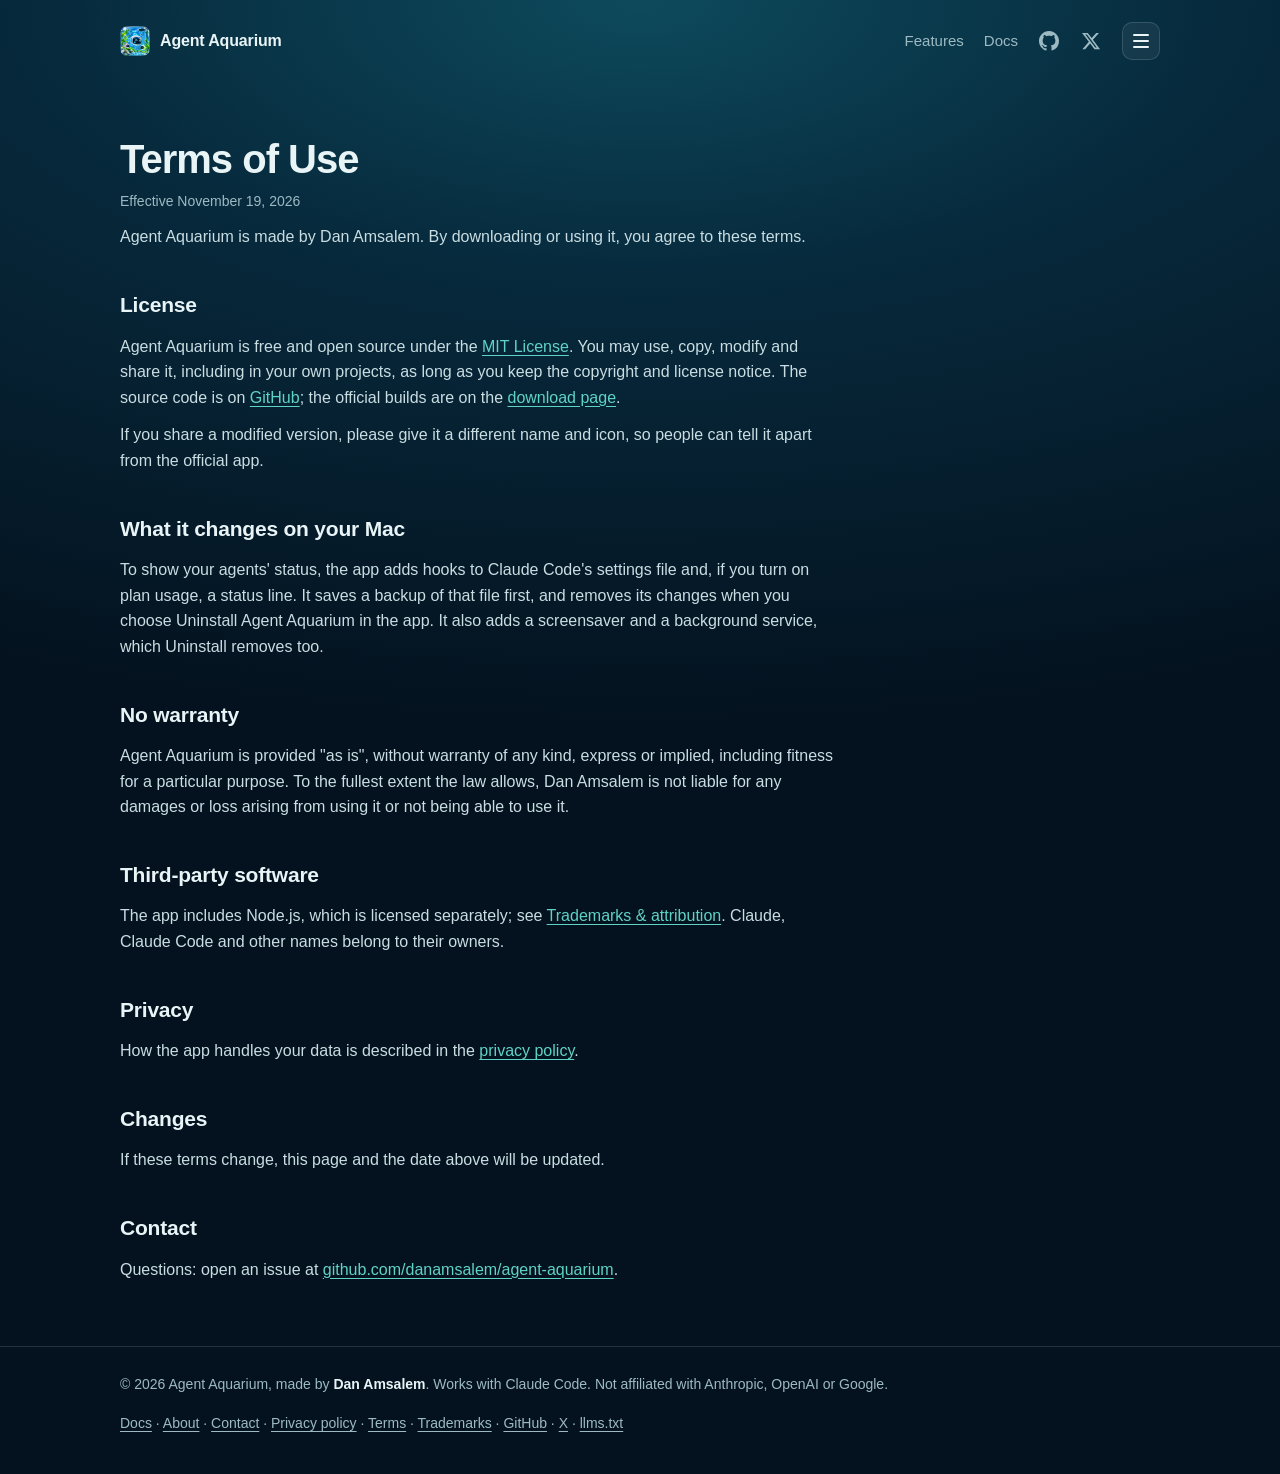
<file: terms.html>
<!doctype html>
<html lang="en">
<head>
<meta charset="utf-8">
<meta name="viewport" content="width=device-width, initial-scale=1">
<title>Terms of Use · Agent Aquarium</title>
<meta name="description" content="The terms for using Agent Aquarium: free and open source under the MIT license, provided as is.">
<link rel="canonical" href="https://agentaquarium.danamsalem.com/terms">
<meta property="og:type" content="website">
<meta property="og:site_name" content="Agent Aquarium">
<meta property="og:title" content="Terms of Use · Agent Aquarium">
<meta property="og:description" content="The terms for using Agent Aquarium: free and open source under the MIT license, provided as is.">
<meta property="og:url" content="https://agentaquarium.danamsalem.com/terms">
<meta property="og:image" content="https://agentaquarium.danamsalem.com/og-image.png">
<meta property="og:image:width" content="1200">
<meta property="og:image:height" content="630">
<meta property="og:image:alt" content="The Agent Aquarium lock screen: &quot;claude is working&quot; over an aquarium, with session cards, a meeting and plan usage">
<meta name="twitter:card" content="summary_large_image">
<meta name="twitter:creator" content="@dannamsalem">
<meta name="twitter:title" content="Terms of Use · Agent Aquarium">
<meta name="twitter:description" content="The terms for using Agent Aquarium: free and open source under the MIT license, provided as is.">
<meta name="twitter:image" content="https://agentaquarium.danamsalem.com/og-image.png">
<meta name="color-scheme" content="dark">
<meta name="theme-color" content="#04121f">
<link rel="icon" href="/favicon.png" type="image/png">
<link rel="apple-touch-icon" href="/apple-touch-icon.png">
<link rel="stylesheet" href="style.css">
</head>
<body>
<header class="wrap nav">
  <a class="logo" href="/" aria-label="Agent Aquarium home">
    <img src="/logo.png" alt="" width="30" height="30">
    Agent Aquarium
  </a>
  <nav><a class="hide-sm" href="/#features">Features</a><a class="hide-sm" href="/docs">Docs</a><a class="gh" href="https://github.com/danamsalem/agent-aquarium" aria-label="Agent Aquarium on GitHub"><svg viewBox="0 0 16 16" aria-hidden="true"><path fill="currentColor" d="M8 0C3.58 0 0 3.58 0 8c0 3.54 2.29 6.53 5.47 7.59.4.07.55-.17.55-.38 0-.19-.01-.82-.01-1.49-2.01.37-2.53-.49-2.69-.94-.09-.23-.48-.94-.82-1.13-.28-.15-.68-.52-.01-.53.63-.01 1.08.58 1.23.82.72 1.21 1.87.87 2.33.66.07-.52.28-.87.51-1.07-1.78-.2-3.64-.89-3.64-3.95 0-.87.31-1.59.82-2.15-.08-.2-.36-1.02.08-2.12 0 0 .67-.21 2.2.82.64-.18 1.32-.27 2-.27.68 0 1.36.09 2 .27 1.53-1.04 2.2-.82 2.2-.82.44 1.1.16 1.92.08 2.12.51.56.82 1.27.82 2.15 0 3.07-1.87 3.75-3.65 3.95.29.25.54.73.54 1.48 0 1.07-.01 1.93-.01 2.2 0 .21.15.46.55.38A8.013 8.013 0 0016 8c0-4.42-3.58-8-8-8z"/></svg></a><a class="gh" href="https://x.com/dannamsalem" aria-label="Dan Amsalem on X"><svg viewBox="0 0 24 24" aria-hidden="true"><path fill="currentColor" d="M18.244 2.25h3.308l-7.227 8.26 8.502 11.24H16.17l-5.214-6.817L4.99 21.75H1.68l7.73-8.835L1.254 2.25H8.08l4.713 6.231zm-1.161 17.52h1.833L7.084 4.126H5.117z"/></svg></a>
    <details class="menu">
      <summary aria-label="Menu"><span></span><span></span><span></span></summary>
      <div class="menu-panel"><a href="/">Home</a><a href="/#features">Features</a><a href="/docs">Docs</a><a href="/about">About</a><a href="/contact">Contact</a><a href="/privacy">Privacy policy</a><a href="/terms" aria-current="page">Terms</a><a href="/trademarks">Trademarks</a><a href="https://github.com/danamsalem/agent-aquarium">GitHub</a><a href="https://x.com/dannamsalem">X</a></div>
    </details>
  </nav>
</header>

<main class="wrap page">
  <article class="doc">
    <h1>Terms of Use</h1>
    <p class="updated">Effective November 19, 2026</p>
    <p>Agent Aquarium is made by Dan Amsalem. By downloading or using it, you agree to these terms.</p>
    <h2>License</h2>
    <p>Agent Aquarium is free and open source under the <a href="https://github.com/danamsalem/agent-aquarium/blob/main/LICENSE">MIT License</a>. You may use, copy, modify and share it, including in your own projects, as long as you keep the copyright and license notice. The source code is on <a href="https://github.com/danamsalem/agent-aquarium">GitHub</a>; the official builds are on the <a href="https://github.com/danamsalem/agent-aquarium/releases/latest" data-goatcounter-click="download-terms">download page</a>.</p>
    <p>If you share a modified version, please give it a different name and icon, so people can tell it apart from the official app.</p>
    <h2>What it changes on your Mac</h2>
    <p>To show your agents' status, the app adds hooks to Claude Code's settings file and, if you turn on plan usage, a status line. It saves a backup of that file first, and removes its changes when you choose Uninstall Agent Aquarium in the app. It also adds a screensaver and a background service, which Uninstall removes too.</p>
    <h2>No warranty</h2>
    <p>Agent Aquarium is provided "as is", without warranty of any kind, express or implied, including fitness for a particular purpose. To the fullest extent the law allows, Dan Amsalem is not liable for any damages or loss arising from using it or not being able to use it.</p>
    <h2>Third-party software</h2>
    <p>The app includes Node.js, which is licensed separately; see <a href="/trademarks">Trademarks &amp; attribution</a>. Claude, Claude Code and other names belong to their owners.</p>
    <h2>Privacy</h2>
    <p>How the app handles your data is described in the <a href="/privacy">privacy policy</a>.</p>
    <h2>Changes</h2>
    <p>If these terms change, this page and the date above will be updated.</p>
    <h2>Contact</h2>
    <p>Questions: open an issue at <a href="https://github.com/danamsalem/agent-aquarium/issues">github.com/danamsalem/agent-aquarium</a>.</p>
  </article>
</main>

<footer>
  <div class="wrap">
    <span>© 2026 Agent Aquarium, made by <a class="credit" href="https://github.com/danamsalem">Dan Amsalem</a>. Works with Claude Code. Not affiliated with Anthropic, OpenAI or Google.</span>
    <span><a href="/docs">Docs</a> · <a href="/about">About</a> · <a href="/contact">Contact</a> · <a href="/privacy">Privacy policy</a> · <a href="/terms">Terms</a> · <a href="/trademarks">Trademarks</a> · <a href="https://github.com/danamsalem/agent-aquarium">GitHub</a> · <a href="https://x.com/dannamsalem">X</a> · <a href="/llms.txt">llms.txt</a></span>
  </div>
</footer>
<script src="/menu.js" defer></script>
<script data-goatcounter="https://agentaquarium.goatcounter.com/count" async src="https://gc.zgo.at/count.js"></script>
</body>
</html>
</file>
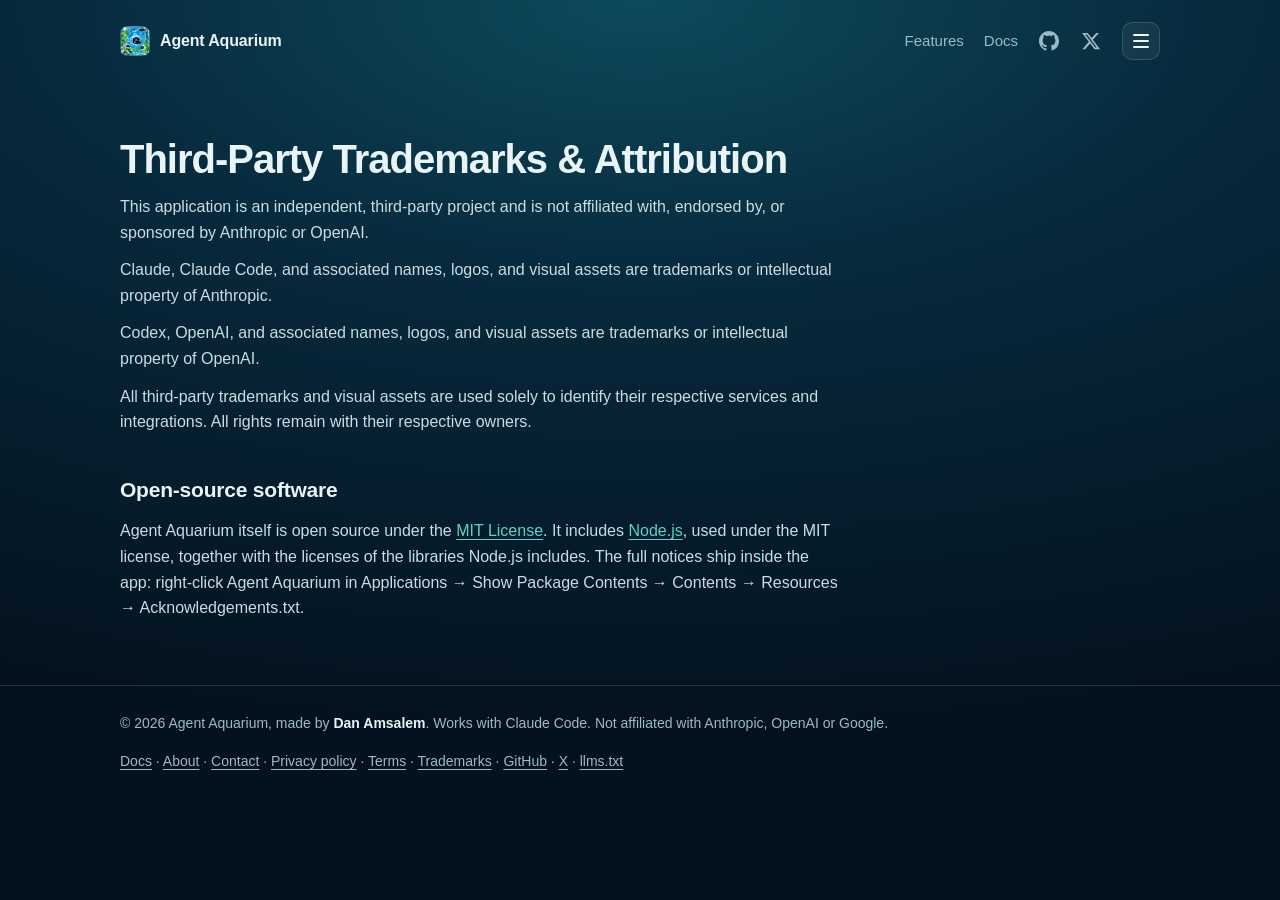
<file: trademarks.html>
<!doctype html>
<html lang="en">
<head>
<meta charset="utf-8">
<meta name="viewport" content="width=device-width, initial-scale=1">
<title>Trademarks · Agent Aquarium</title>
<meta name="description" content="Agent Aquarium is an independent project, not affiliated with Anthropic or OpenAI. Third-party trademarks and attribution.">
<link rel="canonical" href="https://agentaquarium.danamsalem.com/trademarks">
<meta property="og:type" content="website">
<meta property="og:site_name" content="Agent Aquarium">
<meta property="og:title" content="Trademarks · Agent Aquarium">
<meta property="og:description" content="Agent Aquarium is an independent project, not affiliated with Anthropic or OpenAI. Third-party trademarks and attribution.">
<meta property="og:url" content="https://agentaquarium.danamsalem.com/trademarks">
<meta property="og:image" content="https://agentaquarium.danamsalem.com/og-image.png">
<meta property="og:image:width" content="1200">
<meta property="og:image:height" content="630">
<meta property="og:image:alt" content="The Agent Aquarium lock screen: &quot;claude is working&quot; over an aquarium, with session cards, a meeting and plan usage">
<meta name="twitter:card" content="summary_large_image">
<meta name="twitter:creator" content="@dannamsalem">
<meta name="twitter:title" content="Trademarks · Agent Aquarium">
<meta name="twitter:description" content="Agent Aquarium is an independent project, not affiliated with Anthropic or OpenAI. Third-party trademarks and attribution.">
<meta name="twitter:image" content="https://agentaquarium.danamsalem.com/og-image.png">
<meta name="color-scheme" content="dark">
<meta name="theme-color" content="#04121f">
<link rel="icon" href="/favicon.png" type="image/png">
<link rel="apple-touch-icon" href="/apple-touch-icon.png">
<link rel="stylesheet" href="style.css">
</head>
<body>
<header class="wrap nav">
  <a class="logo" href="/" aria-label="Agent Aquarium home">
    <img src="/logo.png" alt="" width="30" height="30">
    Agent Aquarium
  </a>
  <nav><a class="hide-sm" href="/#features">Features</a><a class="hide-sm" href="/docs">Docs</a><a class="gh" href="https://github.com/danamsalem/agent-aquarium" aria-label="Agent Aquarium on GitHub"><svg viewBox="0 0 16 16" aria-hidden="true"><path fill="currentColor" d="M8 0C3.58 0 0 3.58 0 8c0 3.54 2.29 6.53 5.47 7.59.4.07.55-.17.55-.38 0-.19-.01-.82-.01-1.49-2.01.37-2.53-.49-2.69-.94-.09-.23-.48-.94-.82-1.13-.28-.15-.68-.52-.01-.53.63-.01 1.08.58 1.23.82.72 1.21 1.87.87 2.33.66.07-.52.28-.87.51-1.07-1.78-.2-3.64-.89-3.64-3.95 0-.87.31-1.59.82-2.15-.08-.2-.36-1.02.08-2.12 0 0 .67-.21 2.2.82.64-.18 1.32-.27 2-.27.68 0 1.36.09 2 .27 1.53-1.04 2.2-.82 2.2-.82.44 1.1.16 1.92.08 2.12.51.56.82 1.27.82 2.15 0 3.07-1.87 3.75-3.65 3.95.29.25.54.73.54 1.48 0 1.07-.01 1.93-.01 2.2 0 .21.15.46.55.38A8.013 8.013 0 0016 8c0-4.42-3.58-8-8-8z"/></svg></a><a class="gh" href="https://x.com/dannamsalem" aria-label="Dan Amsalem on X"><svg viewBox="0 0 24 24" aria-hidden="true"><path fill="currentColor" d="M18.244 2.25h3.308l-7.227 8.26 8.502 11.24H16.17l-5.214-6.817L4.99 21.75H1.68l7.73-8.835L1.254 2.25H8.08l4.713 6.231zm-1.161 17.52h1.833L7.084 4.126H5.117z"/></svg></a>
    <details class="menu">
      <summary aria-label="Menu"><span></span><span></span><span></span></summary>
      <div class="menu-panel"><a href="/">Home</a><a href="/#features">Features</a><a href="/docs">Docs</a><a href="/about">About</a><a href="/contact">Contact</a><a href="/privacy">Privacy policy</a><a href="/terms">Terms</a><a href="/trademarks" aria-current="page">Trademarks</a><a href="https://github.com/danamsalem/agent-aquarium">GitHub</a><a href="https://x.com/dannamsalem">X</a></div>
    </details>
  </nav>
</header>

<main class="wrap page">
  <article class="doc">
    <h1>Third-Party Trademarks &amp; Attribution</h1>
    <p>This application is an independent, third-party project and is not affiliated with, endorsed by, or sponsored by Anthropic or OpenAI.</p>
    <p>Claude, Claude Code, and associated names, logos, and visual assets are trademarks or intellectual property of Anthropic.</p>
    <p>Codex, OpenAI, and associated names, logos, and visual assets are trademarks or intellectual property of OpenAI.</p>
    <p>All third-party trademarks and visual assets are used solely to identify their respective services and integrations. All rights remain with their respective owners.</p>
    <h2>Open-source software</h2>
    <p>Agent Aquarium itself is open source under the <a href="https://github.com/danamsalem/agent-aquarium/blob/main/LICENSE">MIT License</a>. It includes <a href="https://nodejs.org">Node.js</a>, used under the MIT license, together with the licenses of the libraries Node.js includes. The full notices ship inside the app: right-click Agent Aquarium in Applications → Show Package Contents → Contents → Resources → Acknowledgements.txt.</p>
  </article>
</main>

<footer>
  <div class="wrap">
    <span>© 2026 Agent Aquarium, made by <a class="credit" href="https://github.com/danamsalem">Dan Amsalem</a>. Works with Claude Code. Not affiliated with Anthropic, OpenAI or Google.</span>
    <span><a href="/docs">Docs</a> · <a href="/about">About</a> · <a href="/contact">Contact</a> · <a href="/privacy">Privacy policy</a> · <a href="/terms">Terms</a> · <a href="/trademarks">Trademarks</a> · <a href="https://github.com/danamsalem/agent-aquarium">GitHub</a> · <a href="https://x.com/dannamsalem">X</a> · <a href="/llms.txt">llms.txt</a></span>
  </div>
</footer>
<script src="/menu.js" defer></script>
<script data-goatcounter="https://agentaquarium.goatcounter.com/count" async src="https://gc.zgo.at/count.js"></script>
</body>
</html>
</file>
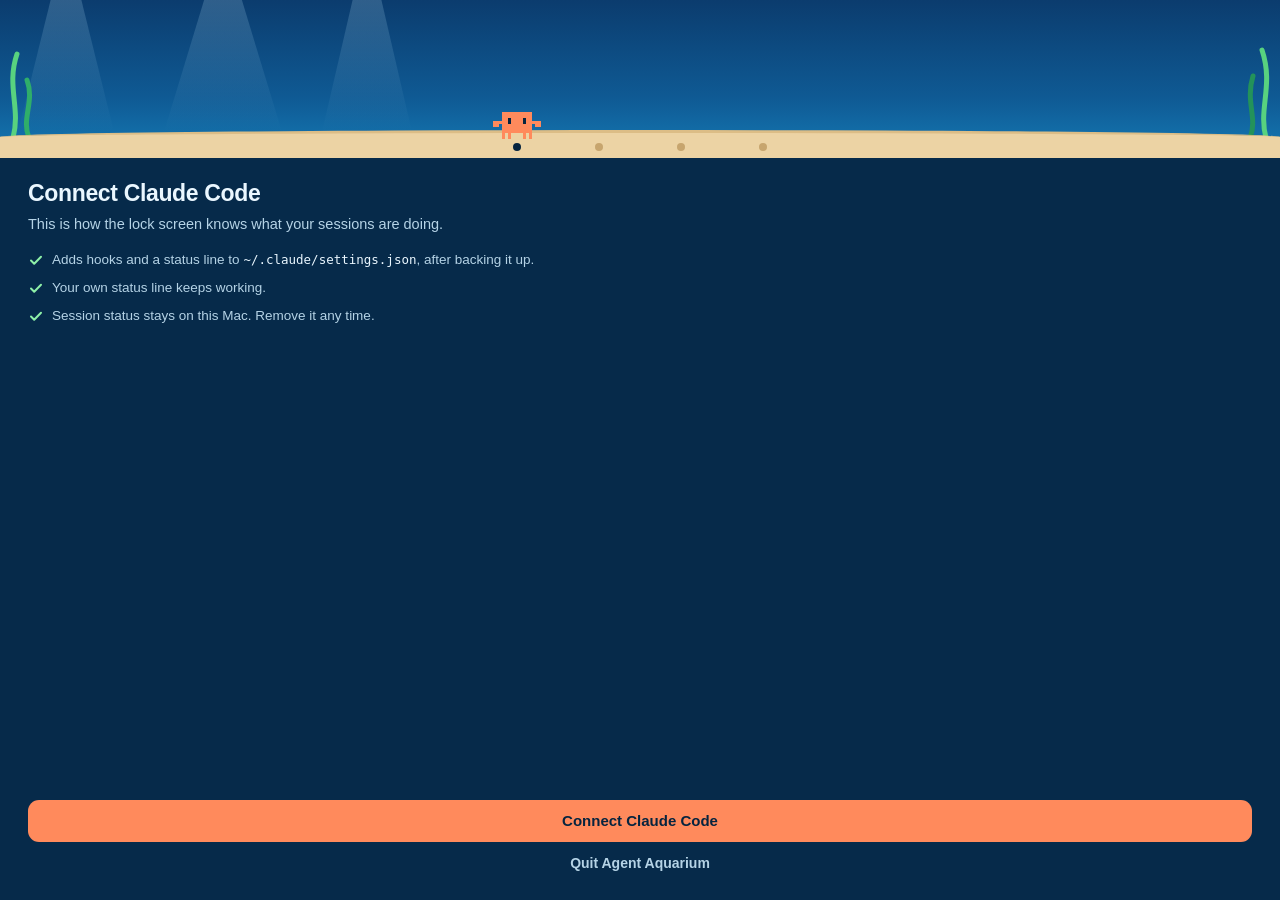
<file: src/setup.html>
<!doctype html>
<html lang="en">
<head>
<meta charset="utf-8">
<meta name="viewport" content="width=device-width, initial-scale=1">
<title>Set up Agent Aquarium</title>
<style>
:root { --deep: #062a4a; --fg: #eaf7ff; --muted: #b5d3e6; --sky: #5fd3ff; --ok: #8ef0a8; --crab: #ff8a5c; --ink: #06243f; --sand: #ecd3a4; --line: rgba(234,247,255,.18); --card: rgba(255,255,255,.08); color-scheme: dark; }
* { box-sizing: border-box; margin: 0; padding: 0; }
html, body { height: 100%; background: var(--deep); color: var(--fg); overflow: hidden; }
body { font: 14px/1.45 ui-rounded, "SF Pro Rounded", -apple-system, sans-serif; display: flex; flex-direction: column; -webkit-font-smoothing: antialiased; user-select: none; -webkit-user-select: none; }
::selection { background: var(--sky); color: var(--ink); }
button { font: inherit; border: 0; cursor: pointer; }
:focus-visible { outline: 2px solid var(--sky); outline-offset: 2px; }
.scene { position: relative; height: 158px; flex: none; overflow: hidden; background: linear-gradient(#0b3c6e, #0f5a94 62%, #157ab5); }
.ray { position: absolute; top: 0; height: 132px; background: linear-gradient(rgba(191,234,255,.2), rgba(191,234,255,0)); clip-path: polygon(34% 0, 66% 0, 100% 100%, 0 100%); }
.sand { position: absolute; left: 0; right: 0; bottom: 0; height: 28px; background: var(--sand); border-top: 3px solid #dcbd86; border-radius: 50% 50% 0 0 / 7px 7px 0 0; }
.plant { position: absolute; bottom: 20px; width: 34px; height: 92px; }
#crab { position: absolute; bottom: 19px; left: 50%; margin-left: -24px; width: 48px; height: 27px; }
#crab.walks { transition: transform .9s cubic-bezier(.16,1,.3,1); }
.dots { position: absolute; left: 0; right: 0; bottom: 7px; display: flex; justify-content: center; gap: 74px; }
.dots i { width: 8px; height: 8px; border-radius: 50%; background: #c7a56e; }
.dots i.on { background: var(--ink); }
main { flex: 1; min-height: 0; display: flex; flex-direction: column; padding: 22px 28px 22px; }
h1 { font-size: 23px; line-height: 1.15; font-weight: 700; letter-spacing: -.015em; text-wrap: balance; }
.lead { margin-top: 8px; color: var(--muted); font-size: 14.5px; }
.guide { margin-top: 16px; padding: 13px 14px; border-radius: 12px; background: #f6f6f7; color: #1d1d1f; font-family: -apple-system, sans-serif; box-shadow: 0 8px 20px -10px rgba(0,0,0,.6); }
.crumb { font-size: 11.5px; font-weight: 600; color: #55606a; }
.tile { margin-top: 9px; display: flex; align-items: center; gap: 12px; font-size: 12.5px; font-weight: 600; }
.tile img { width: 112px; height: 72px; border-radius: 7px; outline: 3px solid var(--crab); outline-offset: 2px; display: block; }
.tile span { color: #55606a; font-weight: 500; display: block; margin-top: 2px; }
.row { margin-top: 9px; display: flex; align-items: center; justify-content: space-between; gap: 12px; padding: 9px 10px; border-radius: 8px; background: #fff; border: 1px solid #e1e2e5; font-size: 12px; line-height: 1.3; }
.row b { flex: none; font-weight: 600; padding: 3px 8px; border-radius: 6px; outline: 2.5px solid var(--crab); outline-offset: 1px; background: #eef0f3; }
.facts { margin-top: 15px; display: grid; gap: 8px; font-size: 13.5px; color: var(--muted); }
.facts li { list-style: none; display: grid; grid-template-columns: 16px 1fr; gap: 8px; }
.facts svg { width: 16px; height: 16px; margin-top: 2px; color: var(--ok); }
code { font: 12.5px ui-monospace, Menlo, monospace; color: var(--fg); }
.good { margin-top: 15px; display: flex; align-items: center; gap: 8px; color: var(--ok); font-weight: 600; }
.good svg { width: 18px; height: 18px; }
.actions { margin-top: auto; padding-top: 14px; display: flex; flex-direction: column; gap: 6px; }
.btn { height: 42px; border-radius: 11px; font-weight: 700; font-size: 15px; background: var(--crab); color: var(--ink); transition: background .15s ease, transform .1s ease; }
.btn:hover { background: #ff9d76; }
.btn:active { transform: scale(.98); }
.btn.alt { background: var(--card); color: var(--fg); box-shadow: inset 0 0 0 1px var(--line); }
.btn.alt:hover { background: rgba(255,255,255,.14); }
.link { height: 30px; background: none; color: var(--muted); font-weight: 600; border-radius: 8px; }
.link:hover { color: var(--fg); }
@media (prefers-reduced-motion: reduce) { #crab.walks, .btn { transition: none; } }
</style>
</head>
<body>
<div class="scene" aria-hidden="true">
  <div class="ray" style="left:18px;width:96px"></div><div class="ray" style="left:164px;width:118px"></div><div class="ray" style="left:322px;width:90px"></div>
  <svg class="plant" style="left:4px" viewBox="0 0 34 92" fill="none" stroke-width="5" stroke-linecap="round"><path d="M9 92C17 62 2 40 13 8" stroke="#58d27f"/><path d="M25 92C17 72 31 56 23 34" stroke="#2fae6a"/></svg>
  <svg class="plant" style="right:4px" viewBox="0 0 34 92" fill="none" stroke-width="5" stroke-linecap="round"><path d="M24 92C16 62 32 40 20 4" stroke="#58d27f"/><path d="M8 92C16 72 3 56 11 30" stroke="#23925a"/></svg>
  <div class="sand"><div class="dots" id="dots"></div></div>
  <svg id="crab" viewBox="0 0 16 9" shape-rendering="crispEdges"></svg>
</div>
<main id="step" aria-live="polite"></main>
<script>
const app = window.webkit && window.webkit.messageHandlers && window.webkit.messageHandlers.setup;
const send = (action) => { if (app) app.postMessage(action); };
const CHECK = '<svg viewBox="0 0 16 16" fill="none" stroke="currentColor" stroke-width="2" stroke-linecap="round" stroke-linejoin="round" aria-hidden="true"><path d="m3 8.5 3.2 3.2L13 4.8"/></svg>';
let state = { claude: false, saver: true, required: true, pane: "Wallpaper" }, at = 0, opened = {};
// The app reports every 2 s: redraw only on a real change, so a button is never replaced in the middle of a click.
window.setSetupState = (next) => {
  if (JSON.stringify(next) === JSON.stringify(state)) return;
  state = next;
  render();
};
const later = () => (state.required ? [] : [["Later", next, "link"]]);

const SPRITES = {
  walk: ["...XXXXXXXXXX...", "...XXXXXXXXXX...", "...XXEXXXXEXX...", "XXXXXEXXXXEXXXXX", "XX.XXXXXXXXXX.XX", "...XXXXXXXXXX...", "...XXXXXXXXXX...", "...X.X....X.X...", "...X.X....X.X..."],
  wave: ["XX.XXXXXXXXXX.XX", "XX.XXXXXXXXXX.XX", "...XXEXXXXEXX...", "...XXEXXXXEXX...", "...XXXXXXXXXX...", "...XXXXXXXXXX...", "...XXXXXXXXXX...", "...X.X....X.X...", "...X.X....X.X..."],
};
function drawCrab(rows) {
  document.getElementById("crab").innerHTML = rows.flatMap((row, y) => [...row].map((c, x) => c === "." ? "" : `<rect x="${x}" y="${y}" width="1.02" height="1.02" fill="${c === "E" ? "#06243f" : "#ff8a5c"}"/>`)).join("");
}
document.getElementById("dots").innerHTML = "<i></i><i></i><i></i><i></i>";

const STEPS = [
  () => ({
    title: state.claude ? "Claude Code is connected" : "Connect Claude Code",
    lead: "This is how the lock screen knows what your sessions are doing.",
    body: state.claude
      ? `<p class="good">${CHECK}Connected. Restart any open Claude Code sessions.</p>`
      : `<ul class="facts"><li>${CHECK}<span>Adds hooks and a status line to <code>~/.claude/settings.json</code>, after backing it up.</span></li><li>${CHECK}<span>Your own status line keeps working.</span></li><li>${CHECK}<span>Session status stays on this Mac. Remove it any time.</span></li></ul>`,
    actions: state.claude ? [["Continue", next]] : [["Connect Claude Code", () => send("connect")], state.required ? ["Quit Agent Aquarium", () => send("quit"), "link"] : ["Not now", () => { send("skipConnect"); next(); }, "link"]],
  }),
  () => ({
    title: "Pick Agent Aquarium as your screen saver",
    lead: opened.saver ? "In the window that opened, find Agent Aquarium and click it:" : "macOS needs you to choose it yourself. It's one click.",
    body: `<div class="guide"><div class="crumb">System Settings &nbsp;›&nbsp; ${state.pane}</div><div class="tile"><img src="/thumbnail.png" alt="The Agent Aquarium screen saver"><div>Agent Aquarium<span>Click to select it</span></div></div></div>`,
    actions: [
      ...(opened.saver ? [["I picked it", next], [`Open ${state.pane} Settings again`, () => send("saver"), "alt"]] : [[`Open ${state.pane} Settings`, () => { opened.saver = true; send("saver"); render(); }]]),
      [`Not in the list? Add it to ${state.pane} Settings`, () => { opened.saver = true; send("readd"); render(); }, "link"],
      ...(opened.saver ? [] : later()),
    ],
  }),
  () => ({
    title: "Keep your Mac locked while it shows",
    lead: opened.lock ? "Set this option to Immediately:" : "So nobody can use your Mac while your agents work.",
    body: `<div class="guide"><div class="crumb">System Settings &nbsp;›&nbsp; Lock Screen</div><div class="row"><span>Require password after screen saver begins or display is turned off</span><b>Immediately</b></div></div>`,
    actions: opened.lock ? [["I set it", next], ["Open Lock Screen Settings again", () => send("lock"), "alt"]] : [["Open Lock Screen Settings", () => { opened.lock = true; send("lock"); render(); }], ...later()],
  }),
  () => ({
    title: "Your aquarium is ready",
    lead: "Lock your Mac and your agents keep working. Don't tap the glass.",
    body: state.claude ? "" : `<p class="lead">Claude Code isn't connected yet. You can connect it from the Agent Aquarium menu.</p>`,
    actions: [["Preview the lock screen", () => send("finishPreview")], ["Go to Settings", () => send("finish"), "alt"]],
  }),
];
function next() { at = Math.min(at + 1, STEPS.length - 1); render(); }
function render() {
  const s = STEPS[at]();
  const main = document.getElementById("step");
  main.innerHTML = `<h1>${s.title}</h1><p class="lead">${s.lead}</p>${s.body}<div class="actions"></div>`;
  const box = main.querySelector(".actions");
  s.actions.forEach(([label, run, kind], i) => {
    const b = document.createElement("button");
    b.className = kind === "link" ? "link" : kind === "alt" ? "btn alt" : "btn";
    b.textContent = label; b.onclick = run; box.append(b);
  });
  [...document.querySelectorAll("#dots i")].forEach((d, i) => d.classList.toggle("on", i <= at));
  document.getElementById("crab").style.transform = `translateX(${(at - (STEPS.length - 1) / 2) * 82}px)`; // over this step's dot
  drawCrab(at === STEPS.length - 1 ? SPRITES.wave : SPRITES.walk);
}
const start = Number(new URLSearchParams(location.search).get("step"));
if (start >= 0 && start < STEPS.length) at = start;
render();
const crab = document.getElementById("crab");
getComputedStyle(crab).transform; // settle the first position, so the crab only walks between steps
crab.classList.add("walks");
send("state");
</script>
</body>
</html>
</file>
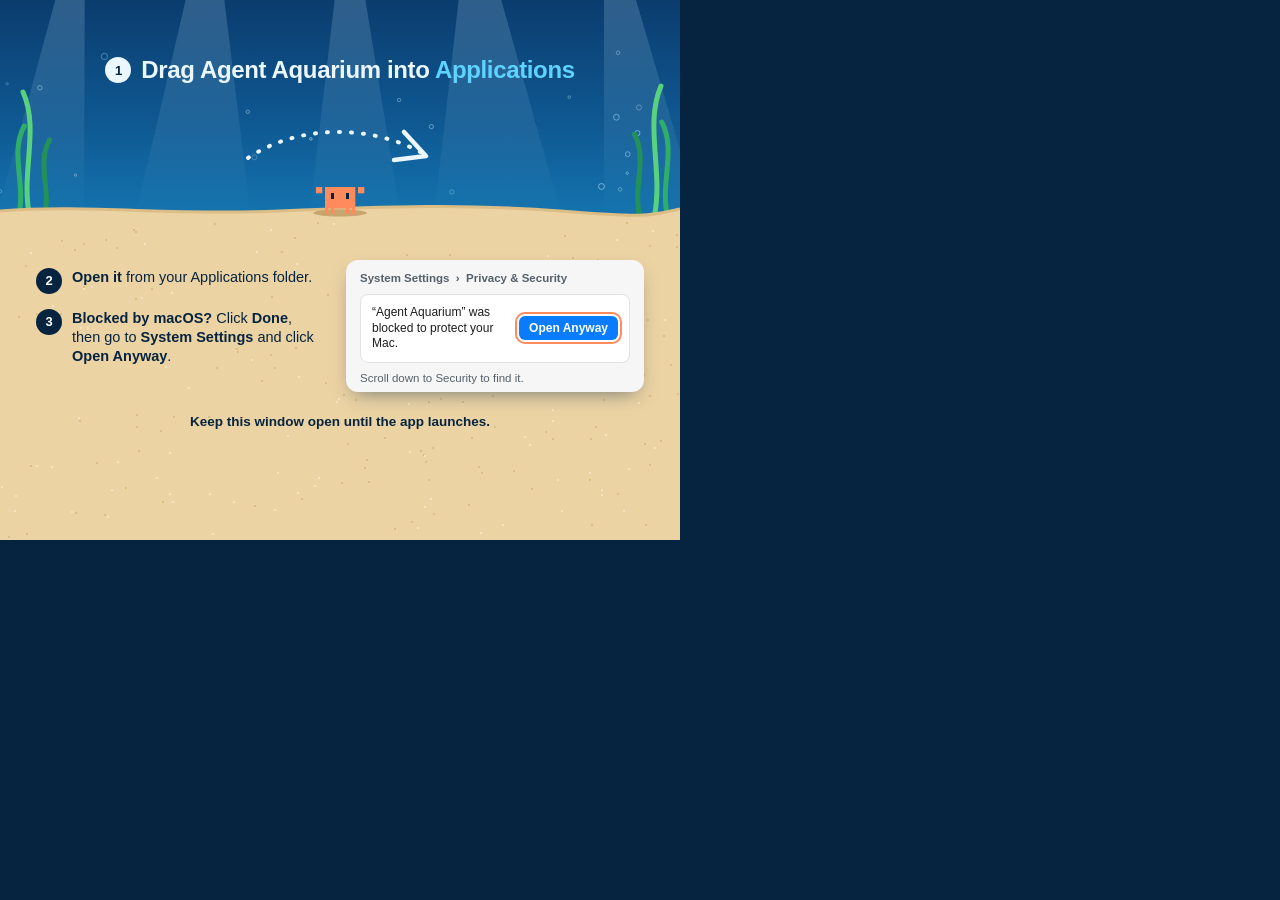
<file: macos/dmg/background.html>
<!doctype html>
<!-- Source of background.tiff. Render at 680x540 at 1x and 2x, then join them:
     tiffutil -cathidpicheck background.png background@2x.png -out background.tiff -->
<html><head><meta charset="utf-8"><style>
*{box-sizing:border-box;margin:0}
:root{--deep:#06243f;--water:#0d4f86;--sky:#5fd3ff;--sand:#ecd3a4;--sand2:#dcbd86;--crab:#ff8a5c;--ink:#06243f;--ink2:#2c4a5e}
html,body{width:680px;height:540px;overflow:hidden;background:var(--deep)}
body{position:relative;font-family:ui-rounded,"SF Pro Rounded",-apple-system,sans-serif;color:var(--ink)}
#art{position:absolute;inset:0}
h1{position:absolute;top:56px;left:0;width:100%;display:flex;justify-content:center;align-items:center;gap:10px;white-space:pre;color:#eaf7ff;font-size:24px;font-weight:600;letter-spacing:-.015em}
h1 b{color:var(--sky);font-weight:600}
.steps{position:absolute;left:36px;top:268px;width:286px;display:grid;gap:15px}
.step{display:grid;grid-template-columns:26px 1fr;gap:10px;font-size:14.5px;line-height:1.32;font-weight:500}
.n{width:26px;height:26px;border-radius:50%;background:var(--ink);color:#fff;display:grid;place-content:center;font-size:13px;font-weight:700}
.step strong{font-weight:700}
.mac{position:absolute;left:346px;top:260px;width:298px;height:132px;border-radius:12px;background:#f6f6f7;box-shadow:0 8px 20px -8px rgba(6,36,63,.55);padding:12px 14px;font-family:-apple-system,sans-serif;color:#1d1d1f}
.path{font-size:11.5px;font-weight:600;color:#55606a;display:flex;gap:5px;align-items:center}
.row{margin-top:10px;border-radius:8px;background:#fff;border:1px solid #e1e2e5;padding:10px 11px;display:flex;align-items:center;gap:10px}
.row p{font-size:12px;line-height:1.3;flex:1}
.btn{position:relative;flex:none;font-size:12px;font-weight:600;background:#0a7cff;color:#fff;padding:5px 10px;border-radius:6px;outline:2.5px solid var(--crab);outline-offset:2px}
.hint{margin-top:9px;font-size:11.5px;color:#55606a}
.keep{position:absolute;left:0;top:414px;width:100%;text-align:center;font-size:13.5px;font-weight:700;color:var(--ink)}
</style></head><body>
<svg id="art" width="680" height="540" viewBox="0 -36 680 540"></svg>
<h1><span class="n" style="background:#eaf7ff;color:#06243f">1</span><span>Drag Agent Aquarium into <b>Applications</b></span></h1>
<div class="steps">
 <div class="step"><span class="n">2</span><div><strong>Open it</strong> from your Applications folder.</div></div>
 <div class="step"><span class="n">3</span><div><strong>Blocked by macOS?</strong> Click <strong>Done</strong>, then go to <strong>System Settings</strong> and click <strong>Open Anyway</strong>.</div></div>
</div>
<div class="mac"><div class="path">System Settings &nbsp;›&nbsp; Privacy &amp; Security</div>
 <div class="row"><p>“Agent Aquarium” was blocked to protect your Mac.</p><span class="btn">Open Anyway</span></div>
 <div class="hint">Scroll down to Security to find it.</div></div>
<div class="keep">Keep this window open until the app launches.</div>
<script>
const svg=document.getElementById('art'),NS='http://www.w3.org/2000/svg';
const add=(t,a,p=svg)=>{const e=document.createElementNS(NS,t);for(const k in a)e.setAttribute(k,a[k]);p.appendChild(e);return e};
let seed=7;const R=(a=1,b)=>{seed=(seed*16807)%2147483647;const r=(seed-1)/2147483646;return b===undefined?r*a:a+r*(b-a)};
const defs=add('defs',{});const g=add('linearGradient',{id:'w',x1:0,y1:0,x2:0,y2:1},defs);
[[0,'#0b3c6e'],[.55,'#0f5a94'],[1,'#157ab5']].forEach(([o,c])=>add('stop',{offset:o,'stop-color':c},g));
const r=add('linearGradient',{id:'r',x1:0,y1:0,x2:0,y2:1},defs);add('stop',{offset:0,'stop-color':'#bfeaff','stop-opacity':.2},r);add('stop',{offset:1,'stop-color':'#bfeaff','stop-opacity':0},r);
add('rect',{y:-36,width:680,height:236,fill:'url(#w)'});
[[70,44,-30],[205,58,-12],[350,46,5],[480,64,18],[620,48,32]].forEach(([x,w,d])=>add('polygon',{points:`${x-w/3},-36 ${x+w/3},-36 ${x+w+d},182 ${x-w+d},182`,fill:'url(#r)'}));
for(let i=0;i<34;i++){const x=R(680),y=R(8,168);if(y<62&&x>120&&x<560)continue;if((Math.abs(x-170)<58||Math.abs(x-510)<58)&&y>70)continue;add('circle',{cx:x,cy:y,r:R(1,3.2),fill:'none',stroke:'#cdefff','stroke-opacity':R(.25,.55)})}
// plants at the edges, behind the sand
const blade=(x,h,c,l)=>add('path',{d:`M${x} 182 C ${x+l} ${182-h*.35}, ${x-l} ${182-h*.7}, ${x+l*.7} ${182-h}`,fill:'none',stroke:c,'stroke-width':5,'stroke-linecap':'round'});
[[18,92,'#2fae6a',9],[30,126,'#58d27f',-10],[44,78,'#23925a',8],[640,84,'#23925a',-8],[654,132,'#58d27f',10],[668,96,'#2fae6a',-9]].forEach(b=>blade(...b));
// sand
add('path',{d:'M0 175 C 90 168, 170 180, 280 175 S 470 168, 560 175 S 650 180, 680 173 L680 504 L0 504Z',fill:'#ecd3a4'});
add('path',{d:'M0 175 C 90 168, 170 180, 280 175 S 470 168, 560 175 S 650 180, 680 173',fill:'none',stroke:'#dcbd86','stroke-width':3});
for(let i=0;i<200;i++){const x=R(680),y=R(186,502);add('rect',{x:Math.round(x),y:Math.round(y),width:2,height:2,fill:R()<.6?'#dcbd86':'#f5e4c4'})}
// arrow from the app to Applications
add('path',{d:'M248 122 C 298 88, 372 88, 424 118',fill:'none',stroke:'#eaf7ff','stroke-width':4,'stroke-linecap':'round','stroke-dasharray':'1 11'});
add('path',{d:'M404 96 L426 120 L394 124',fill:'none',stroke:'#eaf7ff','stroke-width':4.5,'stroke-linecap':'round','stroke-linejoin':'round'});
// the crab, on its own 16-wide sprite
const rows=["XX.XXXXXXXXXX.XX","XX.XXXXXXXXXX.XX","...XXEXXXXEXX...","...XXEXXXXEXX...","...XXXXXXXXXX...","...XXXXXXXXXX...","...XXXXXXXXXX...","...X.X....X.X...","...X.X....X.X..."],P=3,cx=340-8*P,cy=175-rows.length*P+3;
add('ellipse',{cx:340,cy:177,rx:27,ry:3.5,fill:'#c7a56e'});
rows.forEach((row,y)=>[...row].forEach((c,x)=>{if(c==='.')return;add('rect',{x:cx+x*P,y:cy+y*P,width:P+.3,height:P+.3,fill:c==='E'?'#06243f':'#ff8a5c'})}));
</script></body></html>
</file>
<file: style.css>
:root {
  --deep: #04121f; --mid: #072a3d; --shallow: #0d4a5c;
  --fg: #e8f4f6; --muted: #9dbac2; --line: rgba(232, 244, 246, .14);
  --glass: rgba(255, 255, 255, .06); --accent: #ff8a5c; --accent-ink: #1a0a04; --sea: #5fd3c6;
}
* { box-sizing: border-box; margin: 0; padding: 0; }
html { background: var(--deep); }
body {
  min-height: 100vh; color: var(--fg); background: radial-gradient(120% 80% at 50% 0%, var(--shallow) 0%, var(--mid) 38%, var(--deep) 100%) fixed;
  font: 16px/1.6 -apple-system, BlinkMacSystemFont, "Inter", "Segoe UI", sans-serif; -webkit-font-smoothing: antialiased;
}
a { color: var(--sea); text-underline-offset: 3px; }
a:hover { color: #8ff0e5; }
:focus-visible { outline: 2px solid var(--sea); outline-offset: 3px; border-radius: 4px; }
.wrap { width: min(1040px, 100% - 32px); margin: 0 auto; }

/* bubbles */
.bubbles { position: fixed; inset: 0; pointer-events: none; overflow: hidden; z-index: 0; }
.bubbles i { position: absolute; bottom: -40px; border-radius: 50%; border: 1px solid rgba(232, 244, 246, .28); background: radial-gradient(circle at 30% 30%, rgba(255, 255, 255, .35), rgba(255, 255, 255, .03) 60%); animation: rise linear infinite; }
@keyframes rise { to { transform: translate3d(var(--drift, 20px), -115vh, 0); } }
@media (prefers-reduced-motion: reduce) { .bubbles { display: none; } }
main, header, footer { position: relative; z-index: 1; }
header { z-index: 2; } /* its menu opens over the page */

/* nav */
.nav { display: flex; align-items: center; justify-content: space-between; padding: 22px 0; }
.logo { display: flex; align-items: center; gap: 10px; color: var(--fg); text-decoration: none; font-weight: 700; letter-spacing: -.01em; }
.logo img { width: 30px; height: 30px; }
.nav nav { display: flex; align-items: center; gap: 20px; font-size: 15px; }
.nav nav a { color: var(--muted); text-decoration: none; }
.nav nav a:hover { color: var(--fg); }
.nav .gh { display: grid; place-items: center; width: 22px; height: 22px; }
.nav .gh svg { width: 20px; height: 20px; }

/* hamburger menu: the site's other pages */
.menu { position: relative; }
.menu summary { list-style: none; width: 38px; height: 38px; display: grid; place-content: center; gap: 4px; border-radius: 10px; border: 1px solid var(--line); background: var(--glass); cursor: pointer; }
.menu summary::-webkit-details-marker { display: none; }
.menu summary span { display: block; width: 16px; height: 2px; border-radius: 2px; background: var(--fg); transition: transform .2s ease, opacity .2s ease; }
.menu[open] summary span:nth-child(1) { transform: translateY(6px) rotate(45deg); }
.menu[open] summary span:nth-child(2) { opacity: 0; }
.menu[open] summary span:nth-child(3) { transform: translateY(-6px) rotate(-45deg); }
.menu summary:hover { background: rgba(255, 255, 255, .1); }
.menu-panel { position: absolute; right: 0; top: calc(100% + 8px); z-index: 10; min-width: 190px; padding: 6px; display: grid; border-radius: 14px;
  border: 1px solid var(--line); background: rgba(7, 42, 61, .96); backdrop-filter: blur(12px); box-shadow: 0 24px 50px -20px rgba(0, 0, 0, .8); }
.nav .menu-panel a { padding: 9px 12px; border-radius: 9px; color: var(--muted); }
.nav .menu-panel a:hover { color: var(--fg); background: rgba(255, 255, 255, .08); }
.nav .menu-panel a[aria-current="page"] { color: var(--fg); font-weight: 600; }
@media (prefers-reduced-motion: reduce) { .menu summary span { transition: none; } }

/* hero */
.hero { padding: clamp(40px, 9vh, 96px) 0 clamp(36px, 7vh, 72px); text-align: center; }
.badge { display: inline-block; padding: 5px 12px; border-radius: 999px; border: 1px solid var(--line); background: var(--glass); color: var(--muted); font-size: 13px; letter-spacing: .02em; }
a.badge { text-decoration: none; }
a.badge:hover { color: var(--fg); }
.hero h1 { margin: 22px auto 0; display: flex; align-items: center; justify-content: center; flex-wrap: wrap; gap: .22em; font-size: clamp(40px, 7.5vw, 84px); line-height: 1.02; letter-spacing: -.035em; font-weight: 750; }
.hero h1 img { width: 1.25em; height: 1.25em; filter: drop-shadow(0 10px 24px rgba(0, 0, 0, .35)); }
.hero .tagline { margin: 16px auto 0; max-width: 22ch; font-size: clamp(24px, 3.6vw, 40px); line-height: 1.12; letter-spacing: -.025em; font-weight: 700; text-wrap: balance; }
.hero .tagline em { font-style: normal; color: var(--accent); }
.hero p { margin: 20px auto 0; max-width: 58ch; color: var(--muted); font-size: clamp(17px, 2vw, 20px); text-wrap: pretty; }
.cta { margin-top: 30px; display: flex; gap: 12px; justify-content: center; flex-wrap: wrap; }
.hero .ask { margin-top: 18px; color: var(--muted); font-size: 14px; }
.hero .ask a, .hero .ask .link { color: var(--fg); font-weight: 600; }
.link { padding: 0; border: 0; background: none; font: inherit; text-decoration: underline; cursor: pointer; }
.btn { display: inline-flex; align-items: center; gap: 8px; padding: 12px 20px; border-radius: 12px; font-weight: 650; text-decoration: none; border: 1px solid var(--line); color: var(--fg); background: var(--glass); }
.btn.primary { background: var(--accent); border-color: var(--accent); color: var(--accent-ink); }
.btn.primary:hover { background: #ff9d76; color: var(--accent-ink); }
.btn:hover { color: var(--fg); background: rgba(255, 255, 255, .1); }

/* live demo: the real lock screen page in a 1440x900 frame, scaled to the width of .screen */
.tank { margin: clamp(40px, 7vh, 64px) auto 0; max-width: 960px; }
.tank .screen { position: relative; aspect-ratio: 16 / 10; border-radius: 18px; overflow: hidden; background: #000;
  border: 1px solid var(--line); box-shadow: 0 40px 90px -40px rgba(0, 0, 0, .8), 0 0 0 6px rgba(255, 255, 255, .04); }
.tank .stage { position: absolute; left: 0; top: 0; width: 1440px; height: 900px; transform-origin: 0 0; pointer-events: none; }
.tank iframe { position: absolute; inset: 0; width: 100%; height: 100%; border: 0; }
/* macOS's own lock UI, drawn over the screensaver while you point at the screen (sizes in screen px) */
.mac-lock { position: absolute; inset: 0; color: #fff; font-family: -apple-system, BlinkMacSystemFont, "SF Pro Display", "Inter", sans-serif; text-align: center;
  opacity: 0; transition: opacity .45s ease; text-shadow: 0 1px 12px rgba(0, 0, 0, .25); }
.mac-lock.on { opacity: 1; }
.mac-clock { position: absolute; left: 0; right: 0; top: 54px; }
.mac-date { font-size: 24px; font-weight: 600; opacity: .88; }
.mac-time { margin-top: -6px; font-size: 128px; line-height: 1.05; font-weight: 700; letter-spacing: -.02em; font-variant-numeric: tabular-nums; opacity: .92; }
.mac-login { position: absolute; left: 50%; bottom: 46px; transform: translateX(-50%); display: grid; justify-items: center; gap: 8px; }
.mac-pfp { width: 56px; height: 56px; border-radius: 50%; overflow: hidden; background: linear-gradient(180deg, #b8bec7, #8a919c); box-shadow: 0 4px 14px rgba(0, 0, 0, .3); }
.mac-pfp svg { width: 100%; height: 100%; fill: #eef0f3; }
.mac-name { font-size: 15px; font-weight: 600; }
.mac-field { width: 172px; padding: 6px 14px; border-radius: 999px; background: rgba(255, 255, 255, .22); backdrop-filter: blur(16px); -webkit-backdrop-filter: blur(16px);
  font-size: 13px; color: rgba(255, 255, 255, .62); text-align: left; text-shadow: none; }
.mac-hint { font-size: 12px; opacity: .72; }
@media (prefers-reduced-motion: reduce) { .mac-lock { transition: none; } }
.tank figcaption { margin-top: 18px; display: flex; gap: 10px 14px; justify-content: center; flex-wrap: wrap; }
.seg { display: inline-flex; padding: 4px; gap: 2px; border-radius: 12px; border: 1px solid var(--line); background: var(--glass); }
.seg button { padding: 7px 14px; border: 0; border-radius: 9px; background: none; color: var(--muted); font: inherit; font-size: 14px; font-weight: 600; white-space: nowrap; cursor: pointer; }
.seg button:hover { color: var(--fg); }
.seg button[aria-pressed="true"] { background: rgba(255, 255, 255, .12); color: var(--fg); }
@media (max-width: 560px) { .seg button { padding: 7px 10px; font-size: 13px; } }

/* The demo video */
.watch { padding: clamp(24px, 5vh, 48px) 0 0; text-align: center; }
.watch h2 { font-size: clamp(28px, 4vw, 40px); letter-spacing: -.025em; line-height: 1.15; }
.player { position: relative; width: 100%; max-width: 960px; contain: size layout; margin: 22px auto 0; aspect-ratio: 16 / 9; border-radius: 18px; overflow: hidden; background: #000;
  border: 1px solid var(--line); box-shadow: 0 30px 80px rgba(0, 0, 0, .45); }
/* Pinned inside the box (like the hero demo), so Safari can't size the page from the video's own 1920px width */
.player video { position: absolute; inset: 0; width: 100%; height: 100%; object-fit: contain; background: #000; }
.player iframe { position: absolute; inset: 0; width: 100%; height: 100%; border: 0; }

/* features */
.features { padding: clamp(48px, 9vh, 96px) 0; }
.features h2, .page h1 { font-size: clamp(28px, 4vw, 40px); letter-spacing: -.025em; line-height: 1.15; }
.plan { margin-top: 28px; padding: clamp(20px, 3vw, 32px); border-radius: 20px; background: var(--glass); border: 1px solid var(--line); }
.plan-head { display: flex; align-items: center; justify-content: space-between; gap: 16px; flex-wrap: wrap; padding-bottom: 22px; border-bottom: 1px solid var(--line); }
.plan-name { color: var(--muted); font-size: 14px; font-weight: 600; letter-spacing: .02em; }
.plan-price { font-size: clamp(32px, 4vw, 42px); font-weight: 800; letter-spacing: -.03em; line-height: 1.1; }
.plan-price span { margin-left: 8px; color: var(--muted); font-size: 16px; font-weight: 500; letter-spacing: 0; }
.plan-list { list-style: none; margin-top: 24px; display: grid; grid-template-columns: repeat(2, minmax(0, 1fr)); gap: 18px 36px; }
.plan-list li { display: flex; gap: 12px; align-items: flex-start; }
.plan-list .check { flex: none; width: 24px; height: 24px; padding: 4px; margin-top: 1px; border-radius: 50%; color: var(--sea); background: rgba(95, 211, 198, .12); }
.plan-list b { display: block; font-size: 16px; font-weight: 650; }
.plan-list span { display: block; color: var(--muted); font-size: 15px; }
.plan-foot { margin-top: 24px; padding-top: 18px; border-top: 1px solid var(--line); color: var(--muted); font-size: 13px; }
@media (max-width: 700px) { .plan-list { grid-template-columns: 1fr; } }
@media (max-width: 560px) { .nav nav a.hide-sm { display: none; } }

/* privacy page */
.page { padding: clamp(28px, 6vh, 56px) 0 64px; }
.film .player { margin-top: 0; }
.film-cta { margin-top: 24px; text-align: center; color: var(--muted); }
.film-cta + .film-cta { margin-top: 16px; }
.sr-only { position: absolute; width: 1px; height: 1px; overflow: hidden; clip: rect(0 0 0 0); white-space: nowrap; }
.doc { max-width: 720px; }
.doc .updated { margin-top: 8px; color: var(--muted); font-size: 14px; }
.doc .summary { margin-top: 26px; padding: 18px 20px; border-radius: 14px; background: var(--glass); border: 1px solid var(--line); }
.doc .summary ul { margin: 8px 0 0 20px; }
.doc .summary.important { margin: 12px 0 4px; border-color: var(--accent); border-left-width: 4px; }
.doc .summary.important ol { margin: 10px 0 0 20px; }
.doc .summary.important p { margin-top: 10px; }
.doc h2 { margin-top: 38px; font-size: 21px; letter-spacing: -.01em; }
.doc p, .doc li { color: #c9dde2; }
.doc p { margin-top: 12px; }
.doc ul, .doc ol { margin: 12px 0 0 22px; display: grid; gap: 6px; }
.doc code { font: 14px ui-monospace, SFMono-Regular, Menlo, monospace; padding: 1px 6px; border-radius: 6px; background: rgba(255, 255, 255, .08); color: var(--fg); overflow-wrap: anywhere; }
.doc strong { color: var(--fg); }

footer { border-top: 1px solid var(--line); padding: 26px 0 40px; color: var(--muted); font-size: 14px; }
footer .wrap { display: flex; justify-content: space-between; gap: 16px; flex-wrap: wrap; }
footer a { color: var(--muted); }
footer a.credit { color: var(--fg); font-weight: 600; text-decoration: none; }
footer a.credit:hover { text-decoration: underline; }
</file>
